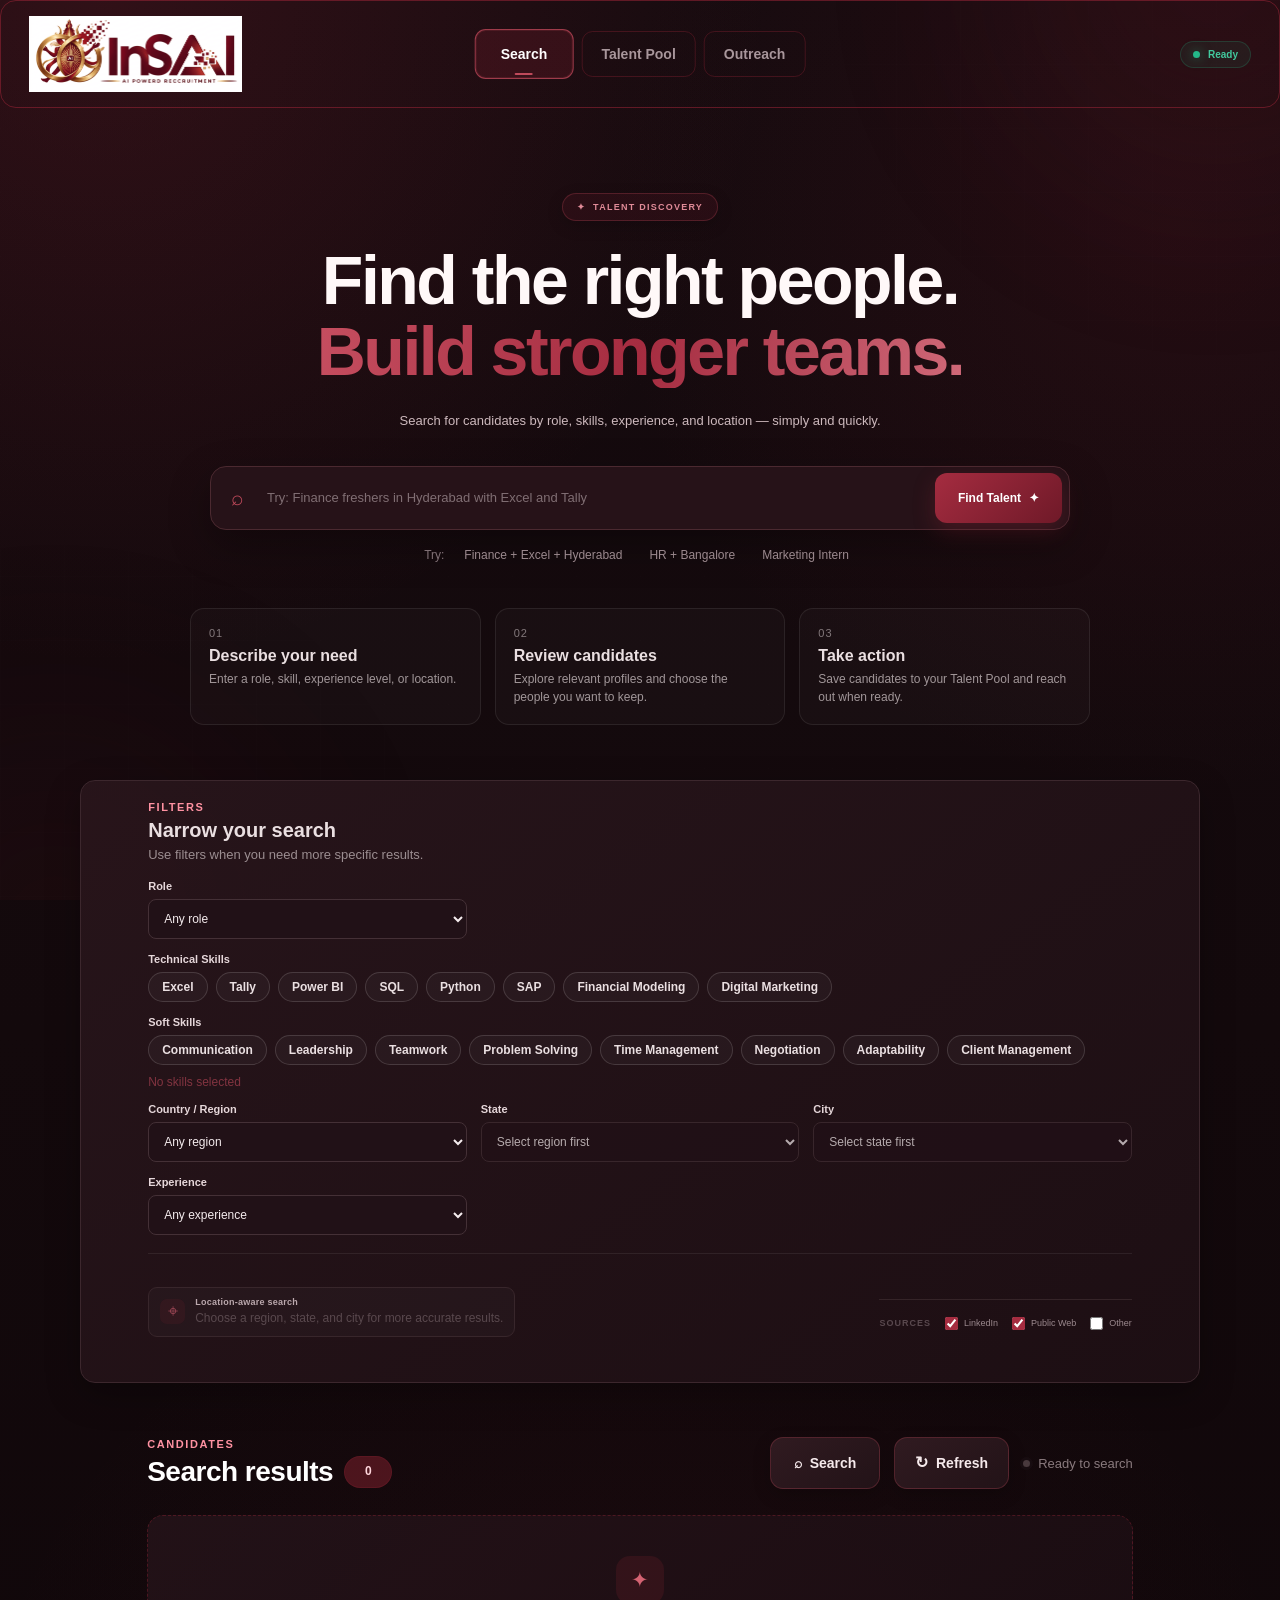
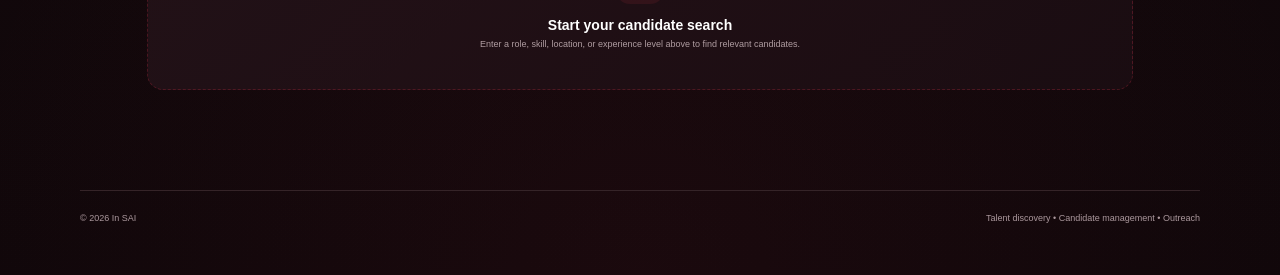
<file: index.html>
<!DOCTYPE html>
<html lang="en">

<head>

    <meta charset="UTF-8">

    <meta
        name="viewport"
        content="width=device-width, initial-scale=1.0"
    >

    <title>InSAI AI Recruiter</title>

    <!-- =====================================================
         WEBSITE FAVICON / BRAND ICON
         ===================================================== -->

    <link
        rel="icon"
        type="image/png"
        href="/in-sai-favicon.png"
    >

    <link
        rel="apple-touch-icon"
        href="/in-sai-favicon.png"
    >

    <link
        rel="stylesheet"
        href="/style.css"
    >

    <style>

        /* =====================================================
           CURSOR CONTROL
        ====================================================== */

        body {
            cursor: default;
        }

        a,
        button,
        select,
        label,
        nav,
        .navbar,
        footer,
        .guide-card,
        .checkbox,
        .filter,
        .talent-pool-card,
        .outreach-card,
        .section-label,
        .eyebrow,
        .nav-status,
        .location-note,
        .sources,
        .search-hint {
            cursor: default;
        }

        input[type="text"],
        textarea {
            cursor: text;
        }

        #searchButton,
        #searchResultsButton,
        #refreshButton,
        #generateEmailButton,
        #copyEmailButton,
        .remove-talent-button,
        .search-hint button {
            cursor: pointer;
        }


        /* =====================================================
           IN SAI LOGO
        ====================================================== */

        .navbar .logo {
            min-width: 180px;
            cursor: default;
        }

        .in-sai-logo {
            display: block;
            width: 150px;
            height: 46px;
            object-fit: contain;
            object-position: left center;
            cursor: default;
        }


        /* =====================================================
           PAGE NAVIGATION
        ====================================================== */

        .page-section-hidden {
            display: none !important;
        }

        .page-section-visible {
            display: block;
        }


        /* =====================================================
           NAVIGATION
        ====================================================== */

        .navbar nav {
            display: flex;
            align-items: center;
            gap: 8px;
        }

        .navbar nav a {
            text-decoration: none;
            cursor: pointer;
        }


        /* =====================================================
           SIMPLE HERO
        ====================================================== */

        .hero {
            text-align: center;
            padding: 85px 20px 55px;
        }

        .hero .eyebrow {
            margin-bottom: 24px;
        }

        .hero h1 {
            max-width: 900px;
            margin: 0 auto;
            line-height: 1.05;
            letter-spacing: -2.5px;
        }

        .hero h1 span {
            display: block;
        }

        .hero-text {
            max-width: 650px;
            margin: 22px auto 34px;
            line-height: 1.7;
        }


        /* =====================================================
           SEARCH BOX
        ====================================================== */

        .search-container {
            max-width: 900px;
            margin: 0 auto;
        }

        .search-container input[type="text"] {
            cursor: text;
        }


        /* =====================================================
           SEARCH HINTS
        ====================================================== */

        .search-hint {
            display: flex;
            justify-content: center;
            align-items: center;
            flex-wrap: wrap;
            gap: 8px;
            margin-top: 14px;
            font-size: 12px;
        }

        .search-hint button {
            border: none;
            background: transparent;
            font-size: 12px;
            padding: 4px 7px;
        }


        /* =====================================================
           SIMPLE SEARCH GUIDE
        ====================================================== */

        .search-guide {
            max-width: 900px;
            margin: 42px auto 0;
            display: grid;
            grid-template-columns: repeat(3, 1fr);
            gap: 14px;
        }

        .guide-card {
            padding: 18px;
            border-radius: 14px;
            text-align: left;
            border: 1px solid rgba(255, 255, 255, 0.08);
            background: rgba(255, 255, 255, 0.025);
        }

        .guide-number {
            font-size: 11px;
            letter-spacing: 1px;
            opacity: 0.5;
            margin-bottom: 8px;
        }

        .guide-card strong {
            display: block;
            margin-bottom: 5px;
        }

        .guide-card p {
            margin: 0;
            font-size: 12px;
            line-height: 1.5;
            opacity: 0.65;
        }


        /* =====================================================
           SEARCH FILTER AREA
        ====================================================== */

        .filters-section {
            max-width: 1180px;
            margin: 0 auto;
            padding: 20px 6% 45px;
        }

        .filter-heading {
            display: flex;
            justify-content: space-between;
            align-items: center;
            gap: 15px;
            margin-bottom: 18px;
        }

        .filter-heading h2 {
            margin: 0;
            font-size: 20px;
        }

        .filter-heading p {
            margin: 5px 0 0;
            font-size: 13px;
            opacity: 0.6;
        }


        /* =====================================================
           FILTER GRID
        ====================================================== */

        .filters {
            display: grid;
            grid-template-columns: repeat(3, 1fr);
            gap: 14px;
        }

        .filter {
            min-width: 0;
        }

        .filter label {
            display: block;
            margin-bottom: 7px;
            font-size: 12px;
            font-weight: 600;
        }

        .filter select {
            width: 100%;
            box-sizing: border-box;
            cursor: pointer;
        }


        /* =====================================================
           SKILL CHIPS (Technical + Soft)
        ====================================================== */

        .skill-filter-block {
            grid-column: 1 / -1;
        }

        .skill-chip-group {
            display: flex;
            flex-wrap: wrap;
            gap: 8px;
        }

        .skill-chip {
            font-family: inherit;
            font-size: 12px;
            padding: 7px 13px;
            border-radius: 999px;
            border: 1px solid rgba(255, 255, 255, 0.14);
            background: rgba(255, 255, 255, 0.03);
            color: inherit;
            cursor: pointer;
            transition:
                background 0.15s ease,
                border-color 0.15s ease,
                transform 0.15s ease;
        }

        .skill-chip:hover {
            border-color: rgba(255, 255, 255, 0.28);
            transform: translateY(-1px);
        }

        .skill-chip.selected {
            background: rgba(255, 255, 255, 0.16);
            border-color: rgba(255, 255, 255, 0.4);
        }

        .skill-summary {
            margin-top: 10px;
            font-size: 12px;
            opacity: 0.6;
        }


        /* =====================================================
           FILTER FOOTER
        ====================================================== */

        .filter-footer {
            display: flex;
            justify-content: space-between;
            align-items: center;
            gap: 20px;
            margin-top: 18px;
            padding-top: 18px;
            border-top: 1px solid rgba(255, 255, 255, 0.07);
        }

        .location-note {
            display: flex;
            align-items: center;
            gap: 10px;
        }

        .location-note p {
            margin: 3px 0 0;
            font-size: 12px;
            opacity: 0.55;
        }

        .location-icon {
            font-size: 18px;
            opacity: 0.7;
        }


        /* =====================================================
           SOURCES
        ====================================================== */

        .sources {
            display: flex;
            align-items: center;
            flex-wrap: wrap;
            gap: 14px;
            font-size: 12px;
        }

        .source-title {
            opacity: 0.5;
            letter-spacing: 1px;
        }

        .checkbox {
            display: flex;
            align-items: center;
            gap: 6px;
        }

        .checkbox input {
            cursor: pointer;
        }


        /* =====================================================
           RESULTS
        ====================================================== */

        .results-section {
            max-width: 1180px;
            margin: 0 auto;
            padding: 20px 6% 70px;
        }

        .results-header {
            display: flex;
            justify-content: space-between;
            align-items: center;
            gap: 20px;
            margin-bottom: 25px;
        }

        .results-header h2 {
            margin: 4px 0 0;
        }

        .search-status {
            font-size: 12px;
            opacity: 0.6;
        }


        /* =====================================================
           SEARCH + REFRESH ACTIONS
        ====================================================== */

        .results-actions {
            display: flex;
            align-items: center;
            justify-content: flex-end;
            gap: 10px;
        }

        .results-action-button {
            display: inline-flex;
            align-items: center;
            justify-content: center;
            gap: 7px;
            min-height: 38px;
            padding: 9px 14px;
            border-radius: 9px;
            border: 1px solid rgba(255, 255, 255, 0.12);
            background: rgba(255, 255, 255, 0.035);
            font-size: 12px;
            font-weight: 600;
            cursor: pointer;
            transition:
                background 0.2s ease,
                border-color 0.2s ease,
                transform 0.2s ease;
        }

        .results-action-button:hover {
            background: rgba(255, 255, 255, 0.07);
            border-color: rgba(255, 255, 255, 0.20);
        }

        .results-action-button:active {
            transform: translateY(1px);
        }

        .results-action-button:disabled {
            opacity: 0.55;
            cursor: default;
            transform: none;
        }

        .refresh-icon {
            display: inline-block;
            font-size: 16px;
            line-height: 1;
            transition: transform 0.25s ease;
        }

        #refreshButton:hover .refresh-icon {
            transform: rotate(180deg);
        }


        /* =====================================================
           TALENT POOL
        ====================================================== */

        .talent-pool-section {
            max-width: 1180px;
            margin: 0 auto;
            padding: 55px 6% 80px;
            min-height: 500px;
        }

        .talent-pool-header {
            display: flex;
            justify-content: space-between;
            align-items: center;
            gap: 20px;
            margin-bottom: 30px;
        }

        .talent-pool-header h1 {
            margin: 0;
        }

        .talent-pool-header p {
            margin-top: 8px;
            opacity: 0.65;
        }

        .talent-pool-count {
            padding: 9px 16px;
            border-radius: 999px;
            border: 1px solid rgba(255, 255, 255, 0.12);
            font-size: 13px;
            white-space: nowrap;
        }

        .talent-pool-list {
            display: grid;
            gap: 16px;
        }

        .talent-pool-card {
            padding: 22px;
            border-radius: 18px;
            border: 1px solid rgba(255, 255, 255, 0.10);
            background: rgba(255, 255, 255, 0.025);
        }

        .talent-pool-card h3 {
            margin-top: 0;
            margin-bottom: 15px;
        }

        .talent-pool-card p {
            line-height: 1.5;
            margin: 7px 0;
            font-size: 14px;
        }

        .talent-pool-card a {
            display: inline-block;
            margin-top: 7px;
            cursor: pointer;
        }

        .talent-pool-card-actions {
            margin-top: 18px;
        }

        .remove-talent-button {
            padding: 9px 16px;
            border-radius: 8px;
            cursor: pointer;
        }

        .talent-pool-empty {
            text-align: center;
            padding: 70px 20px;
            border-radius: 20px;
            border: 1px solid rgba(255, 255, 255, 0.08);
        }

        .talent-pool-empty-icon {
            font-size: 35px;
            margin-bottom: 12px;
        }

        .talent-pool-empty p {
            opacity: 0.6;
        }


        /* =====================================================
           OUTREACH
        ====================================================== */

        .outreach-section {
            max-width: 1000px;
            margin: 0 auto;
            padding: 55px 6% 80px;
            min-height: 500px;
        }

        .outreach-header {
            margin-top: 10px;
            margin-bottom: 28px;
        }

        .outreach-header h1 {
            margin-bottom: 8px;
        }

        .outreach-header p {
            margin: 0;
            opacity: 0.65;
        }

        .outreach-card {
            padding: 28px;
            border-radius: 20px;
            border: 1px solid rgba(255, 255, 255, 0.10);
            background: rgba(255, 255, 255, 0.025);
        }

        .outreach-field {
            margin-bottom: 20px;
        }

        .outreach-field label {
            display: block;
            margin-bottom: 8px;
            font-weight: 600;
            font-size: 13px;
        }

        .outreach-field select {
            width: 100%;
            box-sizing: border-box;
            padding: 13px 15px;
            border-radius: 10px;
            font-size: 14px;
            cursor: pointer;
        }

        .generate-email-button {
            width: 100%;
            padding: 14px 20px;
            border: none;
            border-radius: 10px;
            cursor: pointer;
            font-weight: 700;
            font-size: 15px;
            margin-top: 5px;
        }

        .generate-email-button:disabled {
            opacity: 0.6;
            cursor: default;
        }

        .email-loading {
            display: flex;
            align-items: center;
            gap: 12px;
            margin-top: 20px;
            padding: 15px;
        }

        .email-loading.hidden,
        .generated-email.hidden,
        .email-error.hidden {
            display: none;
        }

        .generated-email {
            margin-top: 30px;
        }

        .email-preview-header {
            display: flex;
            justify-content: space-between;
            align-items: center;
            gap: 15px;
            margin-bottom: 15px;
        }

        .email-label {
            font-size: 11px;
            letter-spacing: 1px;
            opacity: 0.65;
        }

        .email-preview-header h2 {
            margin: 5px 0 0;
        }

        .copy-email-button {
            padding: 9px 15px;
            border-radius: 8px;
            cursor: pointer;
        }

        .email-preview {
            padding: 22px;
            border-radius: 14px;
            border: 1px solid rgba(255, 255, 255, 0.10);
        }

        .email-subject-row {
            display: flex;
            gap: 10px;
            padding-bottom: 18px;
            margin-bottom: 18px;
            border-bottom: 1px solid rgba(255, 255, 255, 0.08);
        }

        .generated-body {
            white-space: pre-wrap;
            line-height: 1.7;
        }

        .email-error {
            margin-top: 20px;
            padding: 14px;
            border-radius: 10px;
            border: 1px solid rgba(255, 80, 80, 0.3);
        }


        /* =====================================================
           MOBILE
        ====================================================== */

        @media (max-width: 850px) {

            .navbar .logo {
                min-width: auto;
            }

            .filters {
                grid-template-columns: repeat(2, 1fr);
            }

            .search-guide {
                grid-template-columns: 1fr;
            }

            .filter-footer {
                align-items: flex-start;
                flex-direction: column;
            }

        }


        @media (max-width: 600px) {

            .in-sai-logo {
                width: 125px;
                height: 40px;
            }

            .navbar {
                flex-wrap: wrap;
                gap: 12px;
            }

            .navbar nav {
                order: 3;
                width: 100%;
                justify-content: center;
            }

            .nav-status {
                display: none;
            }

            .hero {
                padding-top: 55px;
                padding-bottom: 40px;
            }

            .hero h1 {
                font-size: clamp(40px, 11vw, 65px);
                letter-spacing: -2px;
            }

            .hero-text {
                padding: 0 10px;
            }

            .filters {
                grid-template-columns: 1fr;
            }

            .filters-section,
            .results-section,
            .talent-pool-section,
            .outreach-section {
                padding-left: 20px;
                padding-right: 20px;
            }

            .results-header,
            .talent-pool-header {
                align-items: flex-start;
                flex-direction: column;
            }

            .results-actions {
                width: 100%;
                justify-content: flex-start;
                flex-wrap: wrap;
            }

            .email-preview-header {
                align-items: flex-start;
                flex-direction: column;
            }

            .email-subject-row {
                flex-direction: column;
                gap: 5px;
            }

        }

    </style>

</head>


<body>


    <!-- =====================================================
         BACKGROUND
    ====================================================== -->

    <div class="background">

        <div class="orb orb-one"></div>

        <div class="orb orb-two"></div>

        <div class="grid"></div>

    </div>



    <!-- =====================================================
         NAVIGATION
    ====================================================== -->

    <header class="navbar">

        <div class="logo" id="logoHome" title="Refresh In SAI" role="button" tabindex="0" style="cursor:pointer;">

            <img
                class="in-sai-logo"
                src="/in-sai-logo.png"
                alt="In SAI"
            >

        </div>


        <nav>

            <a
                class="active"
                href="#"
                id="searchNav"
            >
                Search
            </a>


            <a
                href="/talent-pool.html"
                id="talentPoolNav"
            >
                Talent Pool
            </a>


            <a
                href="/outreach.html"
                id="outreachNav"
            >
                Outreach
            </a>

        </nav>


        <div class="nav-status">

            <span class="status-dot"></span>

            Ready

        </div>

    </header>



    <!-- =====================================================
         SEARCH PAGE
    ====================================================== -->

    <div
        id="searchPage"
        class="page-section-visible"
    >

        <main>


            <!-- =================================================
                 HERO
            ================================================== -->

            <section class="hero">

                <div class="eyebrow">

                    <span>✦</span>

                    TALENT DISCOVERY

                </div>


                <h1>

                    Find the right people.

                    <span>
                        Build stronger teams.
                    </span>

                </h1>


                <p class="hero-text">

                    Search for candidates by role, skills,
                    experience, and location — simply and quickly.

                </p>


                <!-- =================================================
                     MAIN SEARCH
                ================================================== -->

                <div class="search-container">

                    <div class="search-icon">
                        ⌕
                    </div>


                    <input
                        id="searchInput"
                        type="text"
                        placeholder="Try: Finance freshers in Hyderabad with Excel and Tally"
                    >


                    <button
                        id="searchButton"
                        type="button"
                    >

                        <span>
                            Find Talent
                        </span>

                        <span>
                            ✦
                        </span>

                    </button>

                </div>


                <!-- =================================================
                     SEARCH HINTS
                ================================================== -->

                <div class="search-hint">

                    <span>
                        Try:
                    </span>


                    <button
                        type="button"
                        onclick="quickSearch('Financial Analyst with Excel in Hyderabad')"
                    >
                        Finance + Excel + Hyderabad
                    </button>


                    <button
                        type="button"
                        onclick="quickSearch('HR Executive in Bangalore')"
                    >
                        HR + Bangalore
                    </button>


                    <button
                        type="button"
                        onclick="quickSearch('Marketing Intern')"
                    >
                        Marketing Intern
                    </button>

                </div>


                <!-- =================================================
                     SIMPLE 3-STEP GUIDE
                ================================================== -->

                <div class="search-guide">

                    <div class="guide-card">

                        <div class="guide-number">
                            01
                        </div>

                        <strong>
                            Describe your need
                        </strong>

                        <p>
                            Enter a role, skill, experience level,
                            or location.
                        </p>

                    </div>


                    <div class="guide-card">

                        <div class="guide-number">
                            02
                        </div>

                        <strong>
                            Review candidates
                        </strong>

                        <p>
                            Explore relevant profiles and choose
                            the people you want to keep.
                        </p>

                    </div>


                    <div class="guide-card">

                        <div class="guide-number">
                            03
                        </div>

                        <strong>
                            Take action
                        </strong>

                        <p>
                            Save candidates to your Talent Pool
                            and reach out when ready.
                        </p>

                    </div>

                </div>

            </section>



            <!-- =================================================
                 FILTERS
            ================================================== -->

            <section class="filters-section">

                <div class="filter-heading">

                    <div>

                        <div class="section-label">
                            FILTERS
                        </div>

                        <h2>
                            Narrow your search
                        </h2>

                        <p>
                            Use filters when you need more specific results.
                        </p>

                    </div>

                </div>


                <div class="filters">


                    <!-- ROLE -->

                    <div class="filter">

                        <label for="roleFilter">
                            Role
                        </label>

                        <select id="roleFilter">

                            <option value="">
                                Any role
                            </option>

                            <optgroup label="Human Resources">
                                <option>HR Executive</option>
                                <option>HR Generalist</option>
                                <option>HR Manager</option>
                                <option>Recruiter</option>
                                <option>Talent Acquisition Specialist</option>
                                <option>HR Business Partner</option>
                                <option>Learning &amp; Development Executive</option>
                                <option>Compensation &amp; Benefits Analyst</option>
                            </optgroup>

                            <optgroup label="Finance &amp; Accounts">
                                <option>Accountant</option>
                                <option>Accounts Executive</option>
                                <option>Financial Analyst</option>
                                <option>Finance Executive</option>
                                <option>Finance Manager</option>
                                <option>Audit Associate</option>
                                <option>Tax Consultant</option>
                                <option>Investment Analyst</option>
                                <option>Credit Analyst</option>
                            </optgroup>

                            <optgroup label="Sales &amp; Marketing">
                                <option>Sales Executive</option>
                                <option>Sales Manager</option>
                                <option>Business Development Executive</option>
                                <option>Marketing Executive</option>
                                <option>Marketing Manager</option>
                                <option>Digital Marketing Executive</option>
                                <option>Content Marketing Specialist</option>
                                <option>Brand Manager</option>
                                <option>Key Account Manager</option>
                            </optgroup>

                            <optgroup label="Operations &amp; Strategy">
                                <option>Operations Executive</option>
                                <option>Operations Manager</option>
                                <option>Business Analyst</option>
                                <option>Project Coordinator</option>
                                <option>Project Manager</option>
                                <option>Supply Chain Executive</option>
                                <option>Procurement Executive</option>
                                <option>Strategy Associate</option>
                            </optgroup>

                            <optgroup label="Technology">
                                <option>Software Developer</option>
                                <option>Data Analyst</option>
                                <option>Data Scientist</option>
                                <option>QA / Test Engineer</option>
                                <option>DevOps Engineer</option>
                                <option>Product Manager</option>
                                <option>UI/UX Designer</option>
                                <option>IT Support Executive</option>
                            </optgroup>

                            <optgroup label="Customer &amp; Support">
                                <option>Customer Service</option>
                                <option>Customer Success Manager</option>
                                <option>Client Relationship Executive</option>
                                <option>Call Center Executive</option>
                            </optgroup>

                            <optgroup label="Admin &amp; General Management">
                                <option>Administrative Executive</option>
                                <option>Office Manager</option>
                                <option>Management Trainee</option>
                                <option>General Manager</option>
                                <option>Executive Assistant</option>
                            </optgroup>

                        </select>

                    </div>



                    <!-- SKILLS -->

                    <div class="filter skill-filter-block">

                        <label>
                            Technical Skills
                        </label>

                        <div class="skill-chip-group" id="technicalSkillChips">

                            <button type="button" class="skill-chip" data-skill-category="technical" data-skill="Excel">Excel</button>
                            <button type="button" class="skill-chip" data-skill-category="technical" data-skill="Tally">Tally</button>
                            <button type="button" class="skill-chip" data-skill-category="technical" data-skill="Power BI">Power BI</button>
                            <button type="button" class="skill-chip" data-skill-category="technical" data-skill="SQL">SQL</button>
                            <button type="button" class="skill-chip" data-skill-category="technical" data-skill="Python">Python</button>
                            <button type="button" class="skill-chip" data-skill-category="technical" data-skill="SAP">SAP</button>
                            <button type="button" class="skill-chip" data-skill-category="technical" data-skill="Financial Modeling">Financial Modeling</button>
                            <button type="button" class="skill-chip" data-skill-category="technical" data-skill="Digital Marketing">Digital Marketing</button>

                        </div>

                    </div>


                    <div class="filter skill-filter-block">

                        <label>
                            Soft Skills
                        </label>

                        <div class="skill-chip-group" id="softSkillChips">

                            <button type="button" class="skill-chip" data-skill-category="soft" data-skill="Communication">Communication</button>
                            <button type="button" class="skill-chip" data-skill-category="soft" data-skill="Leadership">Leadership</button>
                            <button type="button" class="skill-chip" data-skill-category="soft" data-skill="Teamwork">Teamwork</button>
                            <button type="button" class="skill-chip" data-skill-category="soft" data-skill="Problem Solving">Problem Solving</button>
                            <button type="button" class="skill-chip" data-skill-category="soft" data-skill="Time Management">Time Management</button>
                            <button type="button" class="skill-chip" data-skill-category="soft" data-skill="Negotiation">Negotiation</button>
                            <button type="button" class="skill-chip" data-skill-category="soft" data-skill="Adaptability">Adaptability</button>
                            <button type="button" class="skill-chip" data-skill-category="soft" data-skill="Client Management">Client Management</button>

                        </div>

                        <div id="skillSummary" class="skill-summary">
                            No skills selected
                        </div>

                    </div>



                    <!-- REGION -->

                    <div class="filter">

                        <label for="regionFilter">
                            Country / Region
                        </label>

                        <select id="regionFilter">

                            <option value="">
                                Any region
                            </option>

                            <option value="India">
                                India
                            </option>

                            <option value="United States">
                                United States
                            </option>

                            <option value="United Kingdom">
                                United Kingdom
                            </option>

                            <option value="Canada">
                                Canada
                            </option>

                            <option value="Australia">
                                Australia
                            </option>

                            <option value="United Arab Emirates">
                                United Arab Emirates
                            </option>

                            <option value="Singapore">
                                Singapore
                            </option>

                            <option value="Germany">
                                Germany
                            </option>

                            <option value="France">
                                France
                            </option>

                            <option value="Netherlands">
                                Netherlands
                            </option>

                            <option value="Ireland">
                                Ireland
                            </option>

                            <option value="New Zealand">
                                New Zealand
                            </option>

                            <option value="Saudi Arabia">
                                Saudi Arabia
                            </option>

                            <option value="Qatar">
                                Qatar
                            </option>

                            <option value="Malaysia">
                                Malaysia
                            </option>

                            <option value="South Africa">
                                South Africa
                            </option>

                            <option value="Philippines">
                                Philippines
                            </option>

                        </select>

                    </div>



                    <!-- STATE -->

                    <div class="filter">

                        <label for="stateFilter">
                            State
                        </label>

                        <select id="stateFilter">

                            <option value="">
                                Select region first
                            </option>

                        </select>

                    </div>



                    <!-- CITY -->

                    <div class="filter">

                        <label for="cityFilter">
                            City
                        </label>

                        <select id="cityFilter">

                            <option value="">
                                Select state first
                            </option>

                        </select>

                    </div>



                    <!-- EXPERIENCE -->

                    <div class="filter">

                        <label for="experienceFilter">
                            Experience
                        </label>

                        <select id="experienceFilter">

                            <option value="">
                                Any experience
                            </option>

                            <option>
                                Fresher
                            </option>

                            <option>
                                0-2 years
                            </option>

                            <option>
                                2-5 years
                            </option>

                            <option>
                                5+ years
                            </option>

                        </select>

                    </div>

                </div>



                <!-- =================================================
                     FILTER FOOTER
                ================================================== -->

                <div class="filter-footer">

                    <div class="location-note">

                        <span class="location-icon">
                            ⌖
                        </span>

                        <div>

                            <strong>
                                Location-aware search
                            </strong>

                            <p>
                                Choose a region, state, and city for more accurate results.
                            </p>

                        </div>

                    </div>


                    <!-- =================================================
                         SEARCH SOURCES
                    ================================================== -->

                    <div class="sources">

                        <span class="source-title">
                            SOURCES
                        </span>


                        <label class="checkbox">

                            <input
                                id="linkedinSource"
                                type="checkbox"
                                checked
                            >

                            <span>
                                LinkedIn
                            </span>

                        </label>


                        <label class="checkbox">

                            <input
                                id="publicWebSource"
                                type="checkbox"
                                checked
                            >

                            <span>
                                Public Web
                            </span>

                        </label>


                        <label class="checkbox">

                            <input
                                id="otherSource"
                                type="checkbox"
                            >

                            <span>
                                Other
                            </span>

                        </label>

                    </div>

                </div>

            </section>



            <!-- =================================================
                 RESULTS
            ================================================== -->

            <section class="results-section">

                <div class="results-header">

                    <div>

                        <div class="section-label">
                            CANDIDATES
                        </div>

                        <h2>

                            Search results

                            <span id="resultCount">
                                0
                            </span>

                        </h2>

                    </div>


                    <!-- =================================================
                         SEARCH + REFRESH
                    ================================================== -->

                    <div class="results-actions">

                        <button
                            id="searchResultsButton"
                            class="results-action-button"
                            type="button"
                            title="Run the current candidate search"
                            aria-label="Search candidates"
                        >

                            <span>
                                ⌕
                            </span>

                            <span>
                                Search
                            </span>

                        </button>


                        <button
                            id="refreshButton"
                            class="results-action-button"
                            type="button"
                            title="Run the current search again"
                            aria-label="Refresh search results"
                        >

                            <span class="refresh-icon">
                                ↻
                            </span>

                            <span>
                                Refresh
                            </span>

                        </button>


                        <div
                            id="searchStatus"
                            class="search-status"
                        >
                            Ready to search
                        </div>

                    </div>

                </div>



                <!-- =================================================
                     LOADING
                ================================================== -->

                <div
                    id="loading"
                    class="loading hidden"
                >

                    <div class="loader"></div>

                    <div>

                        <strong id="loadingTitle">
                            Searching...
                        </strong>

                        <p id="loadingSubtitle">
                            Finding relevant candidate profiles.
                        </p>

                    </div>

                </div>



                <!-- =================================================
                     SEARCH INSIGHTS (charts built from live results)
                ================================================== -->

                <div
                    id="insightsPanel"
                    class="insights-panel hidden"
                >

                    <div class="insight-card">

                        <div class="insight-title">
                            Results by source
                        </div>

                        <svg id="sourceChart" viewBox="0 0 280 100" width="100%" height="100"></svg>

                    </div>

                    <div class="insight-card">

                        <div class="insight-title">
                            Email availability
                        </div>

                        <svg id="emailChart" viewBox="0 0 120 120" width="120" height="120"></svg>

                        <div class="insight-legend" id="emailLegend"></div>

                    </div>

                </div>




                <!-- =================================================
                     RESULTS
                ================================================== -->

                <div
                    id="results"
                    class="results"
                >

                    <div class="empty-state">

                        <div class="empty-icon">
                            ✦
                        </div>

                        <h3>
                            Start your candidate search
                        </h3>

                        <p>
                            Enter a role, skill, location, or experience
                            level above to find relevant candidates.
                        </p>

                    </div>

                </div>

            </section>

        </main>

    </div>



    <!-- =====================================================
         TALENT POOL PAGE
    ====================================================== -->

    <div
        id="talentPoolPage"
        class="page-section-hidden"
    >

        <main>

            <section class="talent-pool-section">

                <div class="section-label">
                    TALENT MANAGEMENT
                </div>


                <div class="talent-pool-header">

                    <div>

                        <h1>
                            Talent Pool
                        </h1>

                        <p>
                            Candidates you've saved for future opportunities.
                        </p>

                    </div>


                    <div
                        id="talentPoolCount"
                        class="talent-pool-count"
                    >
                        0 Candidates
                    </div>

                </div>


                <div
                    id="talentPoolResults"
                    class="talent-pool-list"
                >

                    <div class="talent-pool-empty">

                        <div class="talent-pool-empty-icon">
                            ✦
                        </div>

                        <h2>
                            Your Talent Pool is empty
                        </h2>

                        <p>
                            Search for candidates and add the ones
                            you want to keep here.
                        </p>

                    </div>

                </div>

            </section>

        </main>

    </div>



    <!-- =====================================================
         OUTREACH PAGE
    ====================================================== -->

    <div
        id="outreachPage"
        class="page-section-hidden"
    >

        <main>

            <section class="outreach-section">

                <div class="section-label">
                    OUTREACH
                </div>


                <div class="outreach-header">

                    <h1>
                        Candidate Outreach
                    </h1>

                    <p>
                        Create a personalized message for a candidate in your Talent Pool.
                    </p>

                </div>


                <div class="outreach-card">


                    <!-- CANDIDATE -->

                    <div class="outreach-field">

                        <label for="outreachCandidate">
                            Candidate
                        </label>

                        <select id="outreachCandidate">

                            <option value="">
                                Select a candidate from Talent Pool
                            </option>

                        </select>

                    </div>



                    <!-- MESSAGE TYPE -->

                    <div class="outreach-field">

                        <label for="emailType">
                            Message Type
                        </label>

                        <select id="emailType">

                            <option value="initial_outreach">
                                Initial Outreach
                            </option>

                            <option value="internship">
                                Internship Opportunity
                            </option>

                            <option value="interview">
                                Interview Invitation
                            </option>

                            <option value="follow_up">
                                Follow Up
                            </option>

                            <option value="shortlist">
                                Shortlist
                            </option>

                        </select>

                    </div>



                    <!-- TONE -->

                    <div class="outreach-field">

                        <label for="emailTone">
                            Tone
                        </label>

                        <select id="emailTone">

                            <option value="professional">
                                Professional
                            </option>

                            <option value="formal">
                                Formal
                            </option>

                            <option value="friendly">
                                Friendly
                            </option>

                            <option value="concise">
                                Concise
                            </option>

                        </select>

                    </div>



                    <!-- GENERATE -->

                    <button
                        type="button"
                        id="generateEmailButton"
                        class="generate-email-button"
                    >

                        <span>
                            ✦
                        </span>

                        Generate Message

                    </button>



                    <!-- LOADING -->

                    <div
                        id="emailLoading"
                        class="email-loading hidden"
                    >

                        <div class="loader"></div>

                        <span>
                            Preparing your message...
                        </span>

                    </div>



                    <!-- GENERATED EMAIL -->

                    <div
                        id="generatedEmail"
                        class="generated-email hidden"
                    >

                        <div class="email-preview-header">

                            <div>

                                <span class="email-label">
                                    PERSONALIZED MESSAGE
                                </span>

                                <h2>
                                    Message Preview
                                </h2>

                            </div>


                            <button
                                type="button"
                                id="copyEmailButton"
                                class="copy-email-button"
                            >
                                Copy Message
                            </button>

                        </div>


                        <div class="email-preview">

                            <div class="email-subject-row">

                                <strong>
                                    Subject
                                </strong>

                                <span id="generatedSubject"></span>

                            </div>


                            <div
                                id="generatedBody"
                                class="generated-body"
                            >
                            </div>

                        </div>

                    </div>



                    <!-- ERROR -->

                    <div
                        id="emailError"
                        class="email-error hidden"
                    >
                    </div>

                </div>

            </section>

        </main>

    </div>



    <!-- =====================================================
         FOOTER
    ====================================================== -->

    <footer>

        <div>
            © 2026 In SAI
        </div>

        <div>
            Talent discovery • Candidate management • Outreach
        </div>

    </footer>



    <!-- =====================================================
         EXISTING APP JAVASCRIPT
    ====================================================== -->

    <script src="/app.js"></script>



    <!-- =====================================================
         PAGE NAVIGATION + ADDITIONAL FEATURES
    ====================================================== -->

    <script>

        document.addEventListener("DOMContentLoaded", function () {

            /*
             * FIX: point every candidate API call at the
             * Render backend, not the Netlify frontend origin.
             * Previously these used relative fetch("/candidates"),
             * which on Netlify resolves to
             * https://insaiairecruiter.netlify.app/candidates
             * (a route that doesn't exist there) -> 404.
             * This duplicate script also runs AFTER app.js/talent.js,
             * so it was overwriting the correct loadTalentPool()
             * with this broken one.
             */
            const API_BASE_URL = "https://in-sai.onrender.com";

            const searchNav =
                document.getElementById("searchNav");

            const talentPoolNav =
                document.getElementById("talentPoolNav");

            const outreachNav =
                document.getElementById("outreachNav");


            const searchPage =
                document.getElementById("searchPage");

            const talentPoolPage =
                document.getElementById("talentPoolPage");

            const outreachPage =
                document.getElementById("outreachPage");


            function showPage(page) {

                searchPage.classList.add(
                    "page-section-hidden"
                );

                talentPoolPage.classList.add(
                    "page-section-hidden"
                );

                outreachPage.classList.add(
                    "page-section-hidden"
                );


                searchNav.classList.remove("active");

                talentPoolNav.classList.remove("active");

                outreachNav.classList.remove("active");


                if (page === "search") {

                    searchPage.classList.remove(
                        "page-section-hidden"
                    );

                    searchNav.classList.add("active");

                }


                if (page === "talent-pool") {

                    talentPoolPage.classList.remove(
                        "page-section-hidden"
                    );

                    talentPoolNav.classList.add("active");

                    loadTalentPool();

                }


                if (page === "outreach") {

                    outreachPage.classList.remove(
                        "page-section-hidden"
                    );

                    outreachNav.classList.add("active");

                    loadOutreachCandidates();

                }


                window.scrollTo({
                    top: 0,
                    behavior: "smooth"
                });

            }



            /* =================================================
               SEARCH NAVIGATION
               (Talent Pool / Outreach now use real links to
               /talent-pool.html and /outreach.html instead of
               the old in-page sections below.)
            ================================================== */

            searchNav.addEventListener(
                "click",
                function (event) {

                    event.preventDefault();

                    showPage("search");

                }
            );



            /* =================================================
               TALENT POOL
            ================================================== */

            async function loadTalentPool() {

                const container =
                    document.getElementById(
                        "talentPoolResults"
                    );

                const count =
                    document.getElementById(
                        "talentPoolCount"
                    );


                try {

                    const response =
                        await fetch(`${API_BASE_URL}/candidates`);


                    if (!response.ok) {

                        throw new Error(
                            "Unable to load Talent Pool"
                        );

                    }


                    const candidates =
                        await response.json();


                    count.textContent =
                        `${candidates.length} Candidate${candidates.length === 1 ? "" : "s"}`;


                    if (!candidates.length) {

                        container.innerHTML = `

                            <div class="talent-pool-empty">

                                <div class="talent-pool-empty-icon">
                                    ✦
                                </div>

                                <h2>
                                    Your Talent Pool is empty
                                </h2>

                                <p>
                                    Search for candidates and add the
                                    ones you want to keep here.
                                </p>

                            </div>

                        `;

                        return;

                    }


                    container.innerHTML =
                        candidates.map(candidate => {

                            return `

                                <div class="talent-pool-card">

                                    <h3>
                                        ${escapeTalentPoolText(
                                            candidate.name ||
                                            candidate.full_name ||
                                            "Candidate"
                                        )}
                                    </h3>


                                    <p>

                                        <strong>
                                            Role:
                                        </strong>

                                        ${escapeTalentPoolText(
                                            candidate.role ||
                                            candidate.title ||
                                            "Not specified"
                                        )}

                                    </p>


                                    <p>

                                        <strong>
                                            Location:
                                        </strong>

                                        ${escapeTalentPoolText(
                                            candidate.location ||
                                            "Not specified"
                                        )}

                                    </p>


                                    <p>

                                        <strong>
                                            Skills:
                                        </strong>

                                        ${escapeTalentPoolText(
                                            candidate.skills ||
                                            "Not specified"
                                        )}

                                    </p>


                                    ${
                                        candidate.url ||
                                        candidate.profile_url ||
                                        candidate.linkedin_url
                                        ?

                                        `

                                        <p>

                                            <a
                                                href="${escapeAttribute(
                                                    candidate.url ||
                                                    candidate.profile_url ||
                                                    candidate.linkedin_url
                                                )}"
                                                target="_blank"
                                                rel="noopener noreferrer"
                                            >
                                                View Profile
                                            </a>

                                        </p>

                                        `

                                        :

                                        ""
                                    }


                                    <div class="talent-pool-card-actions">

                                        <button
                                            type="button"
                                            class="remove-talent-button"
                                            onclick="removeFromTalentPool(${candidate.id})"
                                        >
                                            Remove from Talent Pool
                                        </button>

                                    </div>

                                </div>

                            `;

                        }).join("");


                } catch (error) {

                    console.error(
                        "Talent Pool error:",
                        error
                    );


                    container.innerHTML = `

                        <div class="talent-pool-empty">

                            <div class="talent-pool-empty-icon">
                                ⚠
                            </div>

                            <h2>
                                Unable to load Talent Pool
                            </h2>

                            <p>
                                Please make sure the backend is running
                                and the /candidates endpoint is available.
                            </p>

                        </div>

                    `;

                }

            }



            /* =================================================
               REMOVE FROM TALENT POOL
            ================================================== */

            window.removeFromTalentPool =
                async function (candidateId) {

                    if (!candidateId) {

                        console.error(
                            "Candidate ID is missing."
                        );

                        return;

                    }


                    try {

                        const response =
                            await fetch(
                                `${API_BASE_URL}/candidates/${candidateId}`,
                                {
                                    method: "DELETE"
                                }
                            );


                        if (!response.ok) {

                            throw new Error(
                                "Failed to remove candidate"
                            );

                        }


                        await loadTalentPool();


                    } catch (error) {

                        console.error(
                            "Remove candidate error:",
                            error
                        );


                        alert(
                            "Unable to remove this candidate from the Talent Pool."
                        );

                    }

                };



            /* =================================================
               SECURITY HELPERS
            ================================================== */

            function escapeTalentPoolText(value) {

                if (
                    value === null ||
                    value === undefined
                ) {

                    return "";

                }


                return String(value)
                    .replace(/&/g, "&amp;")
                    .replace(/</g, "&lt;")
                    .replace(/>/g, "&gt;")
                    .replace(/"/g, "&quot;")
                    .replace(/'/g, "&#039;");

            }


            function escapeAttribute(value) {

                if (
                    value === null ||
                    value === undefined
                ) {

                    return "";

                }


                return String(value)
                    .replace(/&/g, "&amp;")
                    .replace(/"/g, "&quot;")
                    .replace(/</g, "&lt;")
                    .replace(/>/g, "&gt;");

            }



            /* =================================================
               OUTREACH CANDIDATES
            ================================================== */

            const candidateSelect =
                document.getElementById(
                    "outreachCandidate"
                );


            async function loadOutreachCandidates() {

                try {

                    const response =
                        await fetch(`${API_BASE_URL}/candidates`);


                    if (!response.ok) {

                        throw new Error(
                            "Unable to load candidates"
                        );

                    }


                    const candidates =
                        await response.json();


                    candidateSelect.innerHTML = `

                        <option value="">
                            Select a candidate from Talent Pool
                        </option>

                    `;


                    candidates.forEach(
                        candidate => {

                            const option =
                                document.createElement(
                                    "option"
                                );


                            option.value =
                                candidate.id;


                            const name =
                                candidate.name ||
                                candidate.full_name ||
                                "Candidate";


                            const role =
                                candidate.current_role ||
                                candidate.role ||
                                candidate.title ||
                                "Candidate";


                            option.textContent =
                                `${name} — ${role}`;


                            candidateSelect.appendChild(
                                option
                            );

                        }
                    );


                } catch (error) {

                    console.error(
                        "Outreach candidate loading error:",
                        error
                    );


                    showEmailError(
                        "Unable to load candidates from your Talent Pool."
                    );

                }

            }



            /* =================================================
               OUTREACH ELEMENTS
            ================================================== */

            const emailType =
                document.getElementById(
                    "emailType"
                );

            const emailTone =
                document.getElementById(
                    "emailTone"
                );

            const generateButton =
                document.getElementById(
                    "generateEmailButton"
                );

            const emailLoading =
                document.getElementById(
                    "emailLoading"
                );

            const generatedEmail =
                document.getElementById(
                    "generatedEmail"
                );

            const generatedSubject =
                document.getElementById(
                    "generatedSubject"
                );

            const generatedBody =
                document.getElementById(
                    "generatedBody"
                );

            const emailError =
                document.getElementById(
                    "emailError"
                );

            const copyButton =
                document.getElementById(
                    "copyEmailButton"
                );


            let currentEmail = {
                subject: "",
                body: ""
            };



            /* =================================================
               GENERATE MESSAGE
            ================================================== */

            generateButton.addEventListener(
                "click",
                async function () {

                    const candidateId =
                        candidateSelect.value;


                    if (!candidateId) {

                        showEmailError(
                            "Please select a candidate first."
                        );

                        return;

                    }


                    hideEmailError();


                    generatedEmail.classList.add(
                        "hidden"
                    );


                    emailLoading.classList.remove(
                        "hidden"
                    );


                    generateButton.disabled =
                        true;


                    try {

                        const response =
                            await fetch(
                                `${API_BASE_URL}/generate-email`,
                                {
                                    method: "POST",

                                    headers: {
                                        "Content-Type":
                                            "application/json"
                                    },

                                    body: JSON.stringify({

                                        candidate_id:
                                            Number(
                                                candidateId
                                            ),

                                        email_type:
                                            emailType.value,

                                        tone:
                                            emailTone.value

                                    })

                                }
                            );


                        const data =
                            await response.json();


                        if (
                            !response.ok ||
                            data.status !== "success"
                        ) {

                            throw new Error(
                                data.message ||
                                "Message generation failed."
                            );

                        }


                        currentEmail.subject =
                            data.subject || "";


                        currentEmail.body =
                            data.body || "";


                        generatedSubject.textContent =
                            currentEmail.subject;


                        generatedBody.textContent =
                            currentEmail.body;


                        generatedEmail.classList.remove(
                            "hidden"
                        );


                    } catch (error) {

                        console.error(
                            "AI message generation error:",
                            error
                        );


                        showEmailError(
                            error.message ||
                            "Unable to generate the message."
                        );

                    } finally {

                        emailLoading.classList.add(
                            "hidden"
                        );


                        generateButton.disabled =
                            false;

                    }

                }
            );



            /* =================================================
               COPY MESSAGE
            ================================================== */

            copyButton.addEventListener(
                "click",
                async function () {

                    if (
                        !currentEmail.subject &&
                        !currentEmail.body
                    ) {

                        return;

                    }


                    const text =
                        `Subject: ${currentEmail.subject}\n\n${currentEmail.body}`;


                    try {

                        await navigator.clipboard.writeText(
                            text
                        );


                        const originalText =
                            copyButton.textContent;


                        copyButton.textContent =
                            "Copied ✓";


                        setTimeout(
                            function () {

                                copyButton.textContent =
                                    originalText;

                            },
                            2000
                        );


                    } catch (error) {

                        console.error(
                            "Copy error:",
                            error
                        );

                    }

                }
            );



            /* =================================================
               ERROR HANDLING
            ================================================== */

            function showEmailError(message) {

                emailError.textContent =
                    message;


                emailError.classList.remove(
                    "hidden"
                );

            }


            function hideEmailError() {

                emailError.classList.add(
                    "hidden"
                );


                emailError.textContent =
                    "";

            }



            /* =================================================
               SEARCH + REFRESH
            ================================================== */

            const searchResultsButton =
                document.getElementById(
                    "searchResultsButton"
                );

            const refreshButton =
                document.getElementById(
                    "refreshButton"
                );


            function runCurrentSearch() {

                const searchButton =
                    document.getElementById(
                        "searchButton"
                    );


                if (!searchButton) {
                    return;
                }


                /*
                 * Reuse the existing search logic
                 * from app.js.
                 */

                searchButton.click();

            }


            /*
             * Search button under Search Results
             */

            if (searchResultsButton) {

                searchResultsButton.addEventListener(
                    "click",
                    runCurrentSearch
                );

            }


            /*
             * Refresh button under Search Results
             */

            if (refreshButton) {

                refreshButton.addEventListener(
                    "click",
                    runCurrentSearch
                );

            }


            /*
             * Allow Enter key in the main search box
             * to perform the same search.
             */

            const searchInput =
                document.getElementById(
                    "searchInput"
                );


            if (searchInput) {

                searchInput.addEventListener(
                    "keydown",
                    function (event) {

                        if (
                            event.key === "Enter"
                        ) {

                            event.preventDefault();

                            runCurrentSearch();

                        }

                    }
                );

            }

        });

    </script>


</body>

</html>
</file>
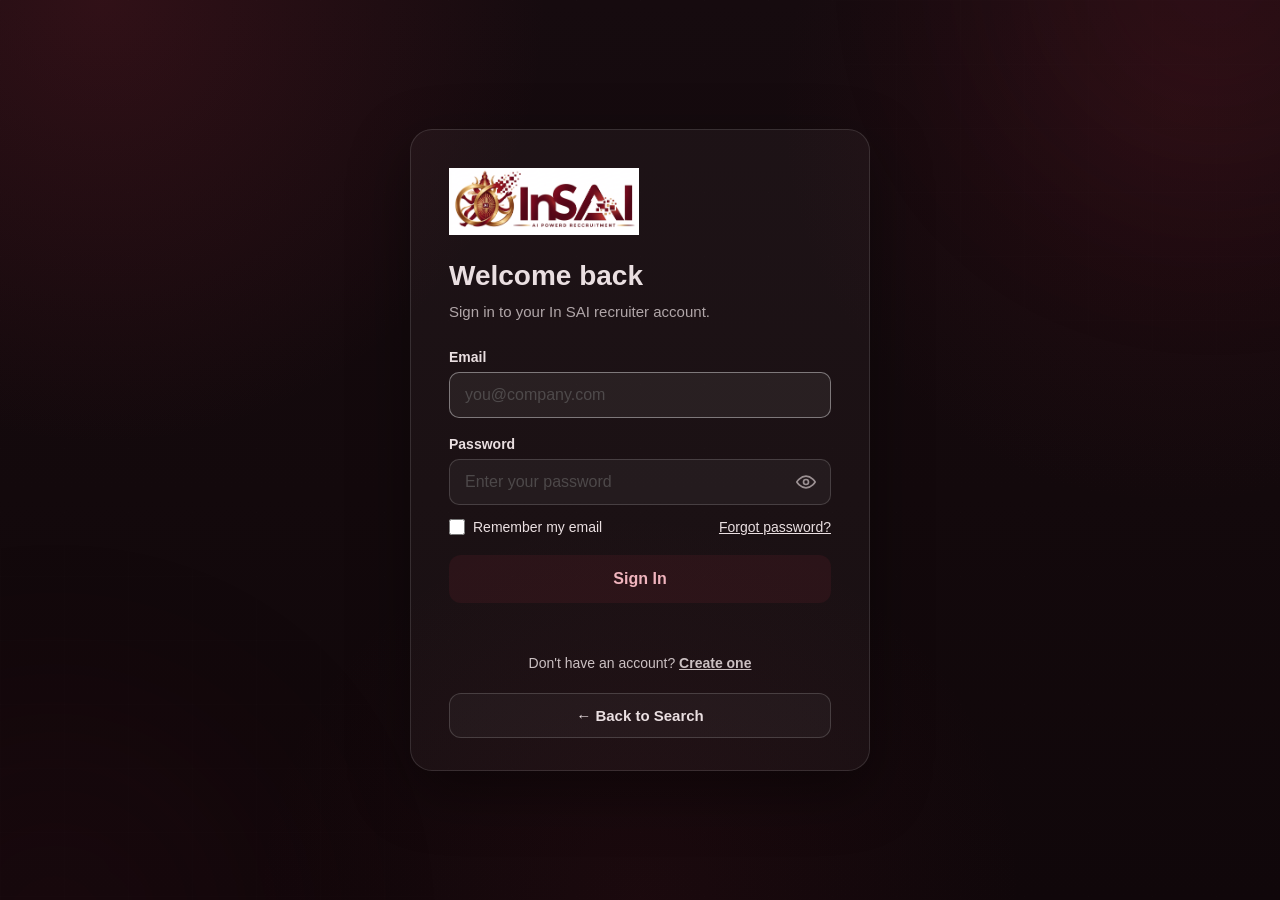
<file: login.html>
<!DOCTYPE html>
<html lang="en">
<head>
<meta charset="UTF-8">
<meta name="viewport" content="width=device-width, initial-scale=1.0">
<title>Sign In — In SAI</title>
<link rel="stylesheet" href="/style.css">
<style>
body{cursor:default}
.auth-wrapper{min-height:100vh;display:flex;align-items:center;justify-content:center;padding:20px}
.auth-card{width:100%;max-width:460px;padding:38px 38px 32px;border-radius:22px;border:1px solid rgba(255,255,255,.12);background:rgba(255,255,255,.035);box-shadow:0 20px 60px rgba(0,0,0,.4)}
.auth-card h1{margin:0 0 8px;font-size:28px;line-height:1.2}
.auth-card p.subtitle{margin:0 0 26px;font-size:15px;line-height:1.5;opacity:.72}
.auth-field{margin-bottom:18px}
.auth-field label{display:block;margin-bottom:7px;font-size:14px;font-weight:600}
.auth-field input[type=text],.auth-field input[type=email],.auth-field input[type=password]{width:100%;box-sizing:border-box;padding:13px 15px;border-radius:10px;border:1px solid rgba(255,255,255,.16);background:rgba(255,255,255,.045);color:inherit;font-family:inherit;font-size:16px;outline:none;cursor:text}
.auth-field input::placeholder{opacity:.5}
.auth-field input:focus{border-color:rgba(255,255,255,.4);background:rgba(255,255,255,.06)}
.auth-field input.invalid{border-color:rgba(224,131,138,.75)}
.password-wrap{position:relative}
.password-wrap input{padding-right:48px!important}
.toggle-pass{position:absolute;right:6px;top:50%;transform:translateY(-50%);width:38px;height:38px;display:flex;align-items:center;justify-content:center;background:none;border:none;color:inherit;opacity:.6;cursor:pointer;border-radius:8px}
.toggle-pass:hover,.toggle-pass:focus-visible{opacity:1;background:rgba(255,255,255,.08)}
.toggle-pass svg{width:20px;height:20px}
.field-error{margin-top:6px;font-size:13px;color:#e0838a;min-height:0}
.rules{list-style:none;margin:10px 0 0;padding:0;font-size:13px}
.rules li{opacity:.65;margin-bottom:3px}
.rules li:before{content:"○ "}
.rules li.ok{opacity:1;color:#7fd99a}
.rules li.ok:before{content:"✓ "}
.row-between{display:flex;justify-content:space-between;align-items:center;gap:10px;margin:-4px 0 14px;font-size:14px}
.remember{display:flex;align-items:center;gap:8px;cursor:pointer}
.remember input{width:16px;height:16px;cursor:pointer}
.link-button{background:none;border:none;text-decoration:underline;cursor:pointer;font:inherit;color:inherit;padding:0}
.auth-submit{width:100%;padding:15px 18px;border:none;border-radius:12px;font-weight:700;font-size:16px;cursor:pointer;margin-top:6px}
.auth-submit:disabled{opacity:.6;cursor:default}
.auth-toggle{margin-top:20px;text-align:center;font-size:14px;opacity:.85}
.auth-toggle button{background:none;border:none;text-decoration:underline;cursor:pointer;font:inherit;font-weight:700;color:inherit;padding:0}
.auth-status{margin-top:14px;font-size:14px;min-height:18px;line-height:1.45}
.auth-status.error{color:#e0838a}
.auth-status.success{color:#7fd99a}
.auth-status.info{opacity:.85}
.auth-brand{display:flex;align-items:center;gap:10px;margin-bottom:24px;text-decoration:none;color:inherit;cursor:pointer}
.auth-brand img{display:block;width:190px;max-width:65%;height:auto;object-fit:contain}
.back-to-search{display:flex;align-items:center;justify-content:center;gap:8px;width:100%;box-sizing:border-box;margin-top:22px;padding:13px 18px;border-radius:12px;border:1px solid rgba(255,255,255,.16);background:rgba(255,255,255,.035);font-size:15px;font-weight:600;text-decoration:none;color:inherit;cursor:pointer;transition:background .2s,border-color .2s}
.back-to-search:hover{background:rgba(255,255,255,.07);border-color:rgba(255,255,255,.26)}
[hidden]{display:none!important}
@media(max-width:600px){.auth-card{padding:28px 22px 24px;border-radius:18px}.auth-card h1{font-size:25px}.auth-brand img{width:170px}}
</style>
</head>
<body>

<div class="background"><div class="orb orb-one"></div><div class="orb orb-two"></div><div class="grid"></div></div>

<div class="auth-wrapper">
<div class="auth-card">

<a class="auth-brand" href="/" title="Back to Search"><img src="/in-sai-logo.png" alt="In SAI"></a>

<h1 id="authTitle">Welcome back</h1>
<p class="subtitle" id="authSubtitle">Sign in to your In SAI recruiter account.</p>

<form id="authForm" novalidate>

<div class="auth-field" id="nameField" hidden>
<label for="nameInput">Your name</label>
<input id="nameInput" type="text" autocomplete="name" placeholder="Jane Recruiter">
<div class="field-error" id="nameError"></div>
</div>

<div class="auth-field" id="emailField">
<label for="emailInput">Email</label>
<input id="emailInput" type="email" autocomplete="email" placeholder="you@company.com">
<div class="field-error" id="emailError"></div>
</div>

<div class="auth-field" id="passwordField">
<label for="passwordInput" id="passwordLabel">Password</label>
<div class="password-wrap">
<input id="passwordInput" type="password" autocomplete="current-password" placeholder="Enter your password">
<button type="button" class="toggle-pass" data-target="passwordInput" aria-label="Show password"></button>
</div>
<div class="field-error" id="passwordError"></div>
<ul class="rules" id="rules" hidden>
<li id="ruleLength">At least 8 characters</li>
<li id="ruleMix">At least one letter and one number</li>
<li id="ruleCommon">Not a common password</li>
</ul>
</div>

<div class="auth-field" id="confirmField" hidden>
<label for="confirmInput">Confirm password</label>
<div class="password-wrap">
<input id="confirmInput" type="password" autocomplete="new-password" placeholder="Re-enter your password">
<button type="button" class="toggle-pass" data-target="confirmInput" aria-label="Show password"></button>
</div>
<div class="field-error" id="confirmError"></div>
</div>

<div class="row-between" id="loginExtras">
<label class="remember"><input type="checkbox" id="rememberInput"> Remember my email</label>
<button type="button" class="link-button" id="forgotButton">Forgot password?</button>
</div>

<button type="submit" class="auth-submit view-button" id="authSubmitButton">Sign In</button>

</form>

<div class="auth-status" id="authStatus" role="status" aria-live="polite"></div>

<div class="auth-toggle">
<span id="authToggleText">Don't have an account?</span>
<button type="button" id="authToggleButton">Create one</button>
</div>

<a class="back-to-search" href="/">← Back to Search</a>

</div>
</div>

<script>
const API_BASE_URL = "https://in-sai.onrender.com";
const AUTH_TOKEN_KEY = "insai_auth_token";
const REMEMBER_EMAIL_KEY = "insai_remembered_email";
const APP_URL = "/talent-pool.html";
const COMMON_PASSWORDS = ["password","password1","password123","12345678","123456789","1234567890","qwerty123","qwertyuiop","iloveyou","admin123","welcome1","welcome123","letmein123","abc12345","11111111","passw0rd","p@ssword","p@ssw0rd","1q2w3e4r"];

const EYE = '<svg viewBox="0 0 24 24" fill="none" stroke="currentColor" stroke-width="2" stroke-linecap="round" stroke-linejoin="round"><path d="M1 12s4-7 11-7 11 7 11 7-4 7-11 7S1 12 1 12z"/><circle cx="12" cy="12" r="3"/></svg>';
const EYE_OFF = '<svg viewBox="0 0 24 24" fill="none" stroke="currentColor" stroke-width="2" stroke-linecap="round" stroke-linejoin="round"><path d="M17.94 17.94A10.9 10.9 0 0112 19c-7 0-11-7-11-7a19.8 19.8 0 015.06-5.94M9.9 4.24A10.9 10.9 0 0112 4c7 0 11 7 11 7a19.9 19.9 0 01-3.17 4.19M14.12 14.12a3 3 0 11-4.24-4.24"/><path d="M1 1l22 22"/></svg>';

const $ = id => document.getElementById(id);
const form = $("authForm"), nameInput = $("nameInput"), emailInput = $("emailInput"),
      passwordInput = $("passwordInput"), confirmInput = $("confirmInput"),
      rememberInput = $("rememberInput"), submitButton = $("authSubmitButton"),
      statusEl = $("authStatus");

let mode = "login";
let busy = false;
let lockTimer = null;
let resetToken = "";

/* ---------- helpers ---------- */

function showStatus(text, type) {
  statusEl.textContent = text || "";
  statusEl.className = "auth-status" + (type ? " " + type : "");
}

function setFieldError(field, message) {
  const el = $(field + "Error"), input = $(field + "Input");
  if (el) el.textContent = message || "";
  if (input) input.classList.toggle("invalid", !!message);
}

function clearErrors() {
  ["name", "email", "password", "confirm"].forEach(f => setFieldError(f, ""));
  showStatus("");
}

function validEmail(v) { return /^[^\s@]+@[^\s@]+\.[^\s@]{2,}$/.test(v); }

function passwordChecks(pw) {
  return {
    length: pw.length >= 8,
    mix: /[A-Za-z]/.test(pw) && /\d/.test(pw),
    common: pw.length > 0 && !COMMON_PASSWORDS.includes(pw.toLowerCase())
  };
}

function updateRules() {
  const c = passwordChecks(passwordInput.value);
  $("ruleLength").classList.toggle("ok", c.length);
  $("ruleMix").classList.toggle("ok", c.mix);
  $("ruleCommon").classList.toggle("ok", c.common);
}

function firstPasswordProblem(pw) {
  const c = passwordChecks(pw);
  if (!c.length) return "Password must be at least 8 characters.";
  if (!c.mix) return "Password must include at least one letter and one number.";
  if (!c.common) return "That password is too common. Please choose a less predictable one.";
  return "";
}

/* ---------- show / hide password ---------- */

document.querySelectorAll(".toggle-pass").forEach(btn => {
  btn.innerHTML = EYE;
  btn.addEventListener("click", () => {
    const input = $(btn.dataset.target);
    const show = input.type === "password";
    input.type = show ? "text" : "password";
    btn.innerHTML = show ? EYE_OFF : EYE;
    btn.setAttribute("aria-label", show ? "Hide password" : "Show password");
    input.focus();
  });
});

/* ---------- modes ---------- */

function setMode(newMode) {
  mode = newMode;
  clearErrors();
  stopLockCountdown();
  passwordInput.value = "";
  confirmInput.value = "";
  passwordInput.type = confirmInput.type = "password";
  document.querySelectorAll(".toggle-pass").forEach(b => { b.innerHTML = EYE; b.setAttribute("aria-label", "Show password"); });

  const show = (id, on) => { $(id).hidden = !on; };
  const m = {
    login:    { title: "Welcome back", sub: "Sign in to your In SAI recruiter account.", btn: "Sign In", tText: "Don't have an account?", tBtn: "Create one", pLabel: "Password", pPlace: "Enter your password", auto: "current-password" },
    register: { title: "Create your account", sub: "Each recruiter gets their own login and their own sending email.", btn: "Create Account", tText: "Already have an account?", tBtn: "Sign in", pLabel: "Password", pPlace: "Choose a password", auto: "new-password" },
    forgot:   { title: "Reset your password", sub: "Enter your email and we'll send you a link to choose a new password.", btn: "Send Reset Link", tText: "Remembered it?", tBtn: "Back to sign in", pLabel: "Password", pPlace: "", auto: "current-password" },
    reset:    { title: "Choose a new password", sub: "Pick a new password for your account.", btn: "Reset Password", tText: "", tBtn: "Back to sign in", pLabel: "New password", pPlace: "Choose a new password", auto: "new-password" }
  }[mode];

  $("authTitle").textContent = m.title;
  $("authSubtitle").textContent = m.sub;
  submitButton.textContent = m.btn;
  $("authToggleText").textContent = m.tText;
  $("authToggleButton").textContent = m.tBtn;
  $("passwordLabel").textContent = m.pLabel;
  passwordInput.placeholder = m.pPlace;
  passwordInput.autocomplete = m.auto;

  show("nameField", mode === "register");
  show("emailField", mode !== "reset");
  show("passwordField", mode !== "forgot");
  show("confirmField", mode === "register" || mode === "reset");
  show("rules", mode === "register" || mode === "reset");
  show("loginExtras", mode === "login");
  updateRules();

  const first = mode === "register" ? nameInput : mode === "reset" ? passwordInput : emailInput;
  setTimeout(() => first.focus(), 0);
}

$("authToggleButton").addEventListener("click", () => {
  setMode(mode === "login" ? "register" : "login");
});
$("forgotButton").addEventListener("click", () => {
  const typed = emailInput.value;
  setMode("forgot");
  emailInput.value = typed;
});
passwordInput.addEventListener("input", () => { if (!$("rules").hidden) updateRules(); setFieldError("password", ""); });
[nameInput, emailInput, confirmInput].forEach(el => el.addEventListener("input", () => setFieldError(el.id.replace("Input", ""), "")));

/* ---------- lock countdown ---------- */

function stopLockCountdown() {
  if (lockTimer) { clearInterval(lockTimer); lockTimer = null; }
  if (!busy) submitButton.disabled = false;
}

function startLockCountdown(seconds) {
  stopLockCountdown();
  let left = Math.max(1, Math.round(seconds));
  const tick = () => {
    if (left <= 0) {
      stopLockCountdown();
      showStatus("You can try signing in again now.", "info");
      return;
    }
    const mm = String(Math.floor(left / 60)).padStart(2, "0"), ss = String(left % 60).padStart(2, "0");
    showStatus("Too many wrong attempts. Account locked — try again in " + mm + ":" + ss + ", or use “Forgot password?”.", "error");
    left -= 1;
  };
  submitButton.disabled = true;
  tick();
  lockTimer = setInterval(tick, 1000);
}

/* ---------- API ---------- */
/*
 * "TypeError: Failed to fetch" means the browser could not establish the
 * request at all (e.g. the Render backend was cold-starting or briefly
 * unreachable). This retries temporary network failures (TypeError /
 * AbortError) with increasing backoff before giving up, matching the
 * same retry behavior app.js already uses for Search/Talent Pool/Outreach.
 */
async function callApi(path, options, timeoutMs) {
  const effectiveTimeout = Number.isFinite(timeoutMs) ? timeoutMs : 90000;
  const maxAttempts = 3;
  let lastError = null;

  for (let attempt = 1; attempt <= maxAttempts; attempt++) {
    const controller = new AbortController();
    const timer = setTimeout(() => controller.abort(), effectiveTimeout);

    try {
      const response = await fetch(API_BASE_URL + path, {
        ...options,
        cache: "no-store",
        signal: controller.signal
      });
      clearTimeout(timer);
      return response;

    } catch (error) {
      clearTimeout(timer);
      lastError = error;

      const temporaryNetworkFailure =
        error && (error.name === "TypeError" || error.name === "AbortError");

      if (!temporaryNetworkFailure || attempt >= maxAttempts) {
        break;
      }

      const retryDelay = attempt === 1 ? 1500 : attempt === 2 ? 4000 : 7000;
      await new Promise(resolve => setTimeout(resolve, retryDelay));
    }
  }

  throw lastError || new Error("Request failed.");
}

function postJson(path, body) {
  return callApi(path, { method: "POST", headers: { "Content-Type": "application/json" }, body: JSON.stringify(body) });
}

/* ---------- submit ---------- */

form.addEventListener("submit", event => { event.preventDefault(); submitAuth(); });

async function submitAuth() {
  if (busy || submitButton.disabled) return;
  clearErrors();

  const name = nameInput.value.trim(), email = emailInput.value.trim(), password = passwordInput.value;

  // ----- client-side checks -----
  let ok = true;
  if (mode === "register" && !name) { setFieldError("name", "Please enter your name."); ok = false; }
  if (mode !== "reset") {
    if (!email) { setFieldError("email", "Please enter your email."); ok = false; }
    else if (!validEmail(email)) { setFieldError("email", "That doesn't look like a valid email."); ok = false; }
  }
  if (mode === "login" && !password) { setFieldError("password", "Please enter your password."); ok = false; }
  if (mode === "register" || mode === "reset") {
    const problem = firstPasswordProblem(password);
    if (problem) { setFieldError("password", problem); ok = false; }
    else if (confirmInput.value !== password) { setFieldError("confirm", "Passwords don't match."); ok = false; }
  }
  if (!ok) return;

  // ----- request -----
  busy = true;
  submitButton.disabled = true;
  const label = submitButton.textContent;
  submitButton.textContent = { login: "Signing in...", register: "Creating account...", forgot: "Sending...", reset: "Updating..." }[mode];
  const wakeTimer = setTimeout(() => showStatus("The server is waking up — the first request can take up to a minute. Please wait…", "info"), 4000);

  try {
    let path, payload;
    if (mode === "login") { path = "/auth/login"; payload = { email, password }; }
    else if (mode === "register") { path = "/auth/register"; payload = { name, email, password }; }
    else if (mode === "forgot") { path = "/auth/forgot-password"; payload = { email, page_url: location.origin + location.pathname }; }
    else { path = "/auth/reset-password"; payload = { token: resetToken, new_password: password }; }

    const response = await postJson(path, payload);
    const data = await response.json().catch(() => ({}));

    if (!response.ok || data.status !== "success") {
      if (data.locked) { startLockCountdown(data.retry_after_seconds || 900); return; }
      throw new Error(data.message || "Something went wrong. Please try again.");
    }

    if (mode === "forgot") { showStatus(data.message, "success"); return; }

    if (mode === "reset") {
      history.replaceState(null, "", location.pathname);
      resetToken = "";
      setMode("login");
      emailInput.value = localStorage.getItem(REMEMBER_EMAIL_KEY) || "";
      showStatus(data.message || "Password updated. You can now sign in.", "success");
      return;
    }

    if (mode === "login") {
      if (rememberInput.checked) localStorage.setItem(REMEMBER_EMAIL_KEY, email);
      else localStorage.removeItem(REMEMBER_EMAIL_KEY);
    }

    localStorage.setItem(AUTH_TOKEN_KEY, data.token);
    showStatus("✓ Success — redirecting...", "success");
    window.location.href = APP_URL;

  } catch (error) {
    console.error("Auth error:", error);
    if (error.name === "AbortError") showStatus("The server took too long to respond. Please try again.", "error");
    else if (error instanceof TypeError) showStatus("Could not reach the server. Check your internet connection and try again.", "error");
    else showStatus(error.message || "Something went wrong.", "error");
  } finally {
    clearTimeout(wakeTimer);
    busy = false;
    submitButton.textContent = label;
    if (!lockTimer) submitButton.disabled = false;
    if (statusEl.classList.contains("info") && statusEl.textContent.startsWith("The server is waking")) showStatus("");
  }
}

/* ---------- startup ---------- */

async function checkExistingSession() {
  const params = new URLSearchParams(location.search);

  if (params.get("expired")) {
    localStorage.removeItem(AUTH_TOKEN_KEY);
    history.replaceState(null, "", location.pathname);
    showStatus("Your session has expired. Please sign in again.", "info");
    return;
  }

  const token = localStorage.getItem(AUTH_TOKEN_KEY);
  if (!token) return;

  showStatus("Checking your session…", "info");
  try {
    const response = await callApi("/auth/me", { headers: { Authorization: "Bearer " + token } }, 60000);
    if (response.ok) { window.location.href = APP_URL; return; }
    if (response.status === 401) {
      localStorage.removeItem(AUTH_TOKEN_KEY);
      showStatus("Your session has expired. Please sign in again.", "info");
      return;
    }
  } catch (e) { /* fall through to the normal login form */ }
  showStatus("");
}

const savedEmail = localStorage.getItem(REMEMBER_EMAIL_KEY);
if (savedEmail) { emailInput.value = savedEmail; rememberInput.checked = true; }

const urlToken = new URLSearchParams(location.search).get("reset_token");
if (urlToken) {
  resetToken = urlToken;
  setMode("reset");
} else {
  setMode("login");
  checkExistingSession();
}
</script>

</body>
</html>
</file>
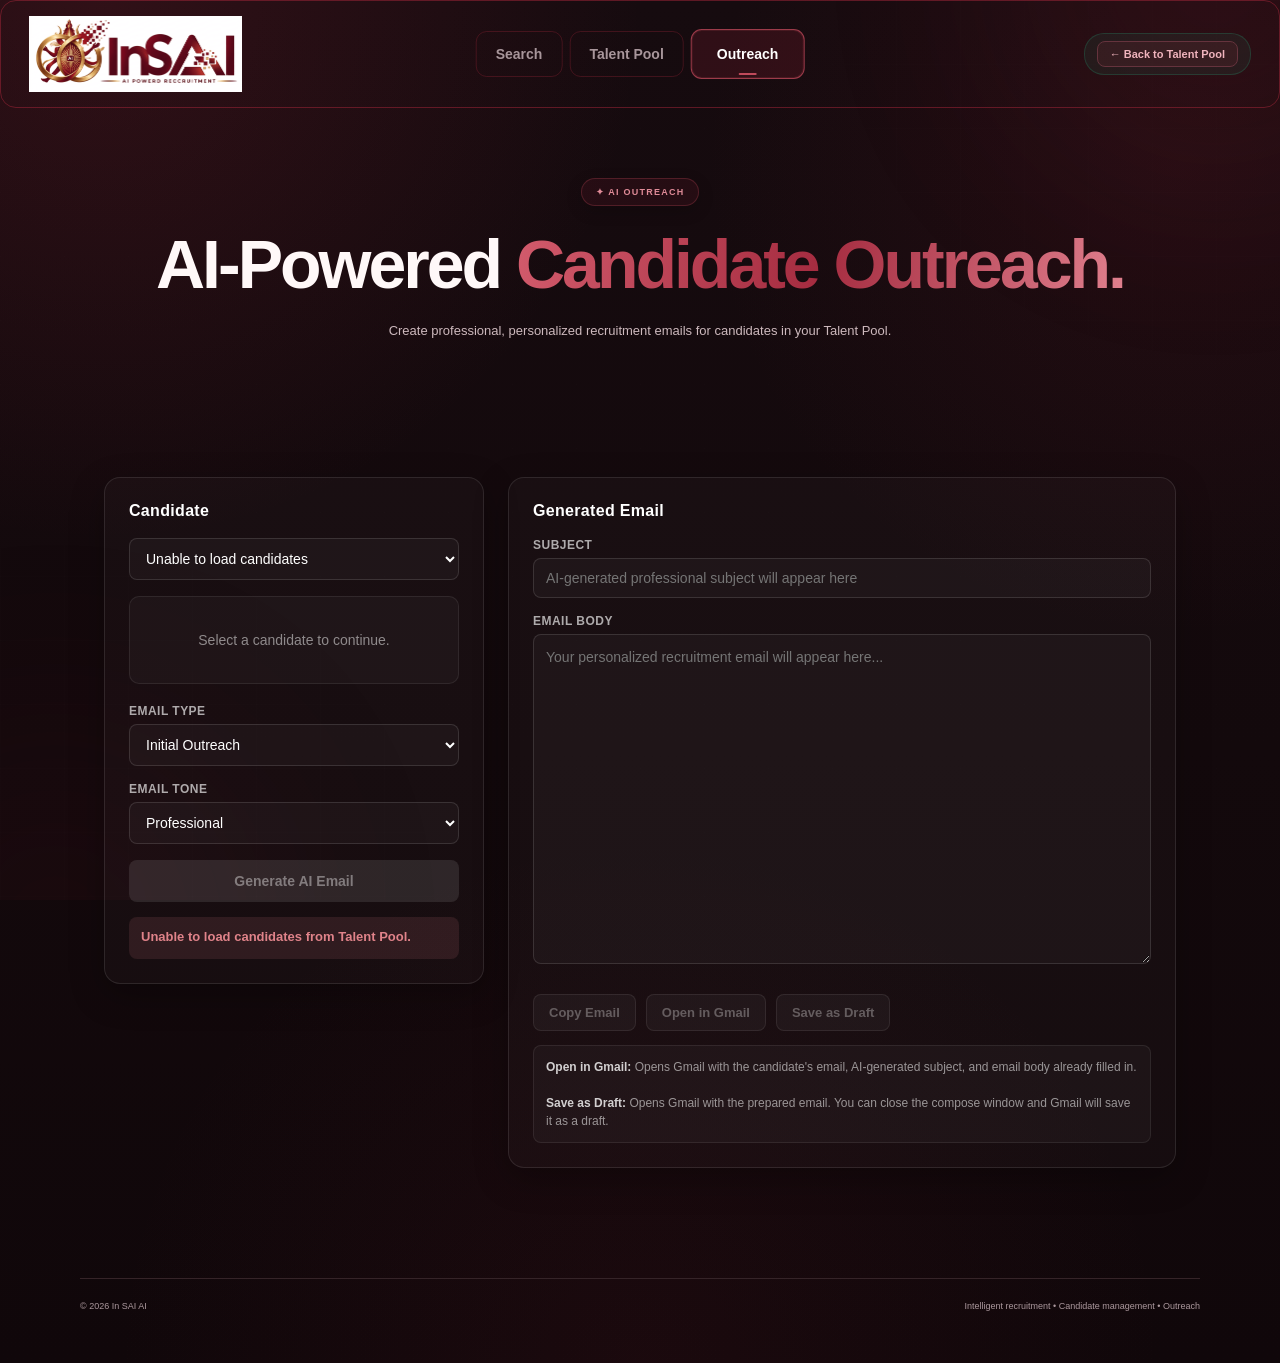
<file: outreach.html>
<!DOCTYPE html>
<html lang="en">

<head>
    <meta charset="UTF-8">
    <meta name="viewport" content="width=device-width, initial-scale=1.0">

    <title>In SAI AI | Candidate Outreach</title>

    <link rel="stylesheet" href="/style.css">

    <style>
        /* =====================================================
           OUTREACH PAGE — DARK THEME (matches Talent Pool)
        ====================================================== */

        :root {
            --outreach-accent: #d6486f;
        }

        .outreach-main {
            max-width: 1200px;
            margin: 0 auto;
            padding: 0 24px 80px;
        }

        .outreach-grid {
            display: grid;
            grid-template-columns: 380px 1fr;
            gap: 24px;
            align-items: start;
            margin-top: 30px;
        }

        .outreach-card {
            background: rgba(255, 255, 255, 0.025);
            border: 1px solid rgba(255, 255, 255, 0.1);
            border-radius: 16px;
            padding: 24px;
        }

        .outreach-card h2 {
            font-size: 16px;
            margin-bottom: 18px;
            color: #ffffff;
            letter-spacing: 0.02em;
        }

        label {
            display: block;
            font-size: 12px;
            font-weight: 600;
            margin-bottom: 6px;
            color: rgba(255, 255, 255, 0.65);
            text-transform: uppercase;
            letter-spacing: 0.04em;
        }

        select,
        input,
        textarea {
            width: 100%;
            border: 1px solid rgba(255, 255, 255, 0.12);
            border-radius: 8px;
            padding: 11px 12px;
            margin-bottom: 16px;
            font-size: 14px;
            outline: none;
            background: rgba(255, 255, 255, 0.03);
            color: #ffffff;
            font-family: inherit;
        }

        select option {
            background: #1a1218;
            color: #ffffff;
        }

        select:focus,
        input:focus,
        textarea:focus {
            border-color: var(--outreach-accent);
            box-shadow: 0 0 0 3px rgba(214, 72, 111, 0.15);
        }

        textarea {
            min-height: 330px;
            resize: vertical;
            line-height: 1.6;
        }

        .candidate-info {
            background: rgba(255, 255, 255, 0.03);
            border-radius: 10px;
            padding: 15px;
            margin-bottom: 20px;
            border: 1px solid rgba(255, 255, 255, 0.08);
        }

        .candidate-name {
            font-size: 16px;
            font-weight: 700;
            margin-bottom: 7px;
            color: #ffffff;
        }

        .candidate-detail {
            color: rgba(255, 255, 255, 0.6);
            font-size: 13px;
            margin-top: 5px;
            line-height: 1.5;
        }

        .candidate-email {
            color: var(--outreach-accent);
            font-weight: 600;
        }

        .candidate-email.email-override-active {
            color: #7fd99a;
        }

        .generate-btn {
            width: 100%;
            border: none;
            border-radius: 8px;
            padding: 13px;
            background: var(--outreach-accent);
            color: #ffffff;
            font-size: 14px;
            font-weight: 700;
            cursor: pointer;
            transition: 0.2s ease;
        }

        .generate-btn:hover:not(:disabled) {
            background: #c23d61;
        }

        .generate-btn:disabled {
            background: rgba(255, 255, 255, 0.1);
            color: rgba(255, 255, 255, 0.4);
            cursor: not-allowed;
        }

        .actions {
            display: flex;
            gap: 10px;
            margin-top: 10px;
            flex-wrap: wrap;
        }

        .copy-btn,
        .gmail-btn,
        .draft-btn {
            border: 1px solid rgba(255, 255, 255, 0.14);
            background: rgba(255, 255, 255, 0.03);
            color: #ffffff;
            padding: 10px 15px;
            border-radius: 8px;
            cursor: pointer;
            font-weight: 600;
            font-size: 13px;
            transition: 0.2s ease;
        }

        .copy-btn:hover:not(:disabled),
        .draft-btn:hover:not(:disabled) {
            background: rgba(255, 255, 255, 0.08);
        }

        .gmail-btn {
            background: #c8394f;
            border-color: #c8394f;
        }

        .gmail-btn:hover:not(:disabled) {
            background: #b02e42;
            border-color: #b02e42;
        }

        .copy-btn:disabled,
        .gmail-btn:disabled,
        .draft-btn:disabled {
            background: rgba(255, 255, 255, 0.04);
            color: rgba(255, 255, 255, 0.3);
            border-color: rgba(255, 255, 255, 0.08);
            cursor: not-allowed;
        }

        .status {
            margin-top: 15px;
            padding: 10px 12px;
            border-radius: 8px;
            display: none;
            font-size: 13px;
            line-height: 1.5;
        }

        .status.success {
            display: block;
            background: rgba(127, 217, 154, 0.12);
            color: #7fd99a;
        }

        .status.error {
            display: block;
            background: rgba(224, 131, 138, 0.12);
            color: #e0838a;
        }

        .status.info {
            display: block;
            background: rgba(120, 170, 255, 0.12);
            color: #9db8f5;
        }

        .empty {
            color: rgba(255, 255, 255, 0.5);
            font-size: 14px;
            padding: 20px 0;
            text-align: center;
        }

        .email-help {
            margin-top: 14px;
            padding: 12px;
            background: rgba(255, 255, 255, 0.03);
            border-radius: 8px;
            color: rgba(255, 255, 255, 0.55);
            font-size: 12px;
            line-height: 1.5;
            border: 1px solid rgba(255, 255, 255, 0.08);
        }

        .email-help strong {
            color: rgba(255, 255, 255, 0.8);
        }

        .generated-indicator {
            display: none;
            margin-bottom: 15px;
            padding: 9px 12px;
            border-radius: 8px;
            background: rgba(127, 217, 154, 0.12);
            color: #7fd99a;
            font-size: 12px;
            font-weight: 600;
        }

        .generated-indicator.show {
            display: block;
        }

        /* =====================================================
           MANUAL EMAIL ENTRY (candidate has no email on file)
        ====================================================== */

        .manual-email-row {
            display: flex;
            gap: 8px;
            margin-top: 8px;
        }

        .manual-email-row input {
            margin-bottom: 0;
            flex: 1;
        }

        .manual-email-row button {
            border: 1px solid var(--outreach-accent);
            background: rgba(214, 72, 111, 0.12);
            color: var(--outreach-accent);
            border-radius: 8px;
            padding: 0 14px;
            font-size: 12px;
            font-weight: 700;
            cursor: pointer;
            white-space: nowrap;
        }

        .manual-email-row button:hover {
            background: rgba(214, 72, 111, 0.22);
        }

        .manual-email-note {
            font-size: 11px;
            color: rgba(255, 255, 255, 0.45);
            margin-top: 6px;
        }

        @media (max-width: 800px) {

            .outreach-grid {
                grid-template-columns: 1fr;
            }

            .actions {
                flex-direction: column;
            }

            .copy-btn,
            .gmail-btn,
            .draft-btn {
                width: 100%;
            }
        }


        /* =====================================================
           BULK OUTREACH QUEUE
        ====================================================== */

        .bulk-queue-subtitle {
            color: rgba(255, 255, 255, 0.55);
            font-size: 13px;
            margin-bottom: 18px;
        }

        .bulk-queue-controls {
            display: grid;
            grid-template-columns: 1fr 1fr;
            gap: 15px;
        }

        .bulk-queue-field label {
            margin-bottom: 6px;
        }

        .bulk-queue-field select {
            margin-bottom: 0;
        }

        .bulk-queue-progress {
            margin-top: 12px;
            font-size: 13px;
            color: var(--outreach-accent);
            font-weight: 600;
            min-height: 18px;
        }

        .bulk-queue-results {
            display: grid;
            gap: 14px;
            margin-top: 16px;
        }

        .bulk-queue-item {
            border: 1px solid rgba(255, 255, 255, 0.1);
            border-radius: 10px;
            padding: 16px;
            background: rgba(255, 255, 255, 0.02);
        }

        .bulk-queue-item-header {
            display: flex;
            justify-content: space-between;
            align-items: center;
            gap: 12px;
            margin-bottom: 10px;
        }

        .bulk-queue-item-name {
            font-weight: 700;
            color: #ffffff;
        }

        .bulk-queue-item-status {
            font-size: 12px;
            color: rgba(255, 255, 255, 0.55);
        }

        .bulk-queue-item-subject {
            font-weight: 600;
            font-size: 13px;
            margin-bottom: 6px;
            color: #ffffff;
        }

        .bulk-queue-item-body {
            font-size: 13px;
            color: rgba(255, 255, 255, 0.7);
            white-space: pre-wrap;
            line-height: 1.5;
            max-height: 160px;
            overflow-y: auto;
            margin-bottom: 10px;
        }

        .bulk-queue-item-error {
            font-size: 13px;
            color: #e0838a;
        }

        .bulk-queue-item-actions {
            display: flex;
            gap: 8px;
            flex-wrap: wrap;
        }

        .bulk-queue-item-actions button {
            border: 1px solid rgba(255, 255, 255, 0.14);
            background: rgba(255, 255, 255, 0.03);
            color: #ffffff;
            padding: 7px 12px;
            border-radius: 6px;
            cursor: pointer;
            font-weight: 600;
            font-size: 12px;
        }

        .bulk-queue-item-actions button:hover:not(:disabled) {
            background: rgba(255, 255, 255, 0.08);
        }

        .bulk-queue-item-actions button:disabled {
            opacity: 0.5;
            cursor: not-allowed;
        }

        @media (max-width: 800px) {

            .bulk-queue-controls {
                grid-template-columns: 1fr;
            }
        }

    </style>
</head>


<body>

<!-- =====================================================
     BACKGROUND
====================================================== -->
<div class="background">
    <div class="orb orb-one"></div>
    <div class="orb orb-two"></div>
    <div class="grid"></div>
</div>

<!-- =====================================================
     NAVIGATION
====================================================== -->
<header class="navbar">

    <a
        class="logo"
        href="/"
        style="text-decoration:none; color:inherit; cursor:pointer; display:flex; align-items:center;"
        title="Back to Search"
    >
        <img
            class="in-sai-logo"
            src="/in-sai-logo.png"
            alt="In SAI"
            style="display:block; width:150px; height:46px; object-fit:contain; object-position:left center;"
        >
    </a>

    <nav>
        <a href="/">
            Search
        </a>
        <a href="/talent-pool.html">
            Talent Pool
        </a>
        <a class="active" href="/outreach.html">
            Outreach
        </a>
    </nav>

    <div class="nav-status" style="display:flex; align-items:center; gap:12px;">
        <a href="/talent-pool.html" class="view-button" style="padding:6px 12px; font-size:11px;">
            ← Back to Talent Pool
        </a>
    </div>

</header>


<main class="outreach-main">

    <section class="hero">

        <div class="eyebrow">
            ✦ AI OUTREACH
        </div>

        <h1>
            AI-Powered
            <span>Candidate Outreach.</span>
        </h1>

        <p class="hero-text">
            Create professional, personalized recruitment emails
            for candidates in your Talent Pool.
        </p>

    </section>


    <!-- ==========================================
         BULK OUTREACH QUEUE (from Talent Pool)
    =========================================== -->

    <div id="bulkQueueCard" class="outreach-card bulk-queue-card" style="display:none; margin-bottom:25px;">

        <h2>
            Bulk Outreach Queue
        </h2>

        <p class="bulk-queue-subtitle">
            <span id="bulkQueueCount">0</span> candidate(s) queued from your Talent Pool selection.
            One email will be generated per candidate.
        </p>

        <div class="bulk-queue-controls">

            <div class="bulk-queue-field">
                <label for="bulkEmailType">Email Type</label>
                <select id="bulkEmailType">
                    <option value="initial_outreach">Initial Outreach</option>
                    <option value="internship">Internship Opportunity</option>
                    <option value="interview">Interview Invitation</option>
                    <option value="follow_up">Follow-up</option>
                    <option value="shortlist">Shortlist / Next Steps</option>
                </select>
            </div>

            <div class="bulk-queue-field">
                <label for="bulkTone">Email Tone</label>
                <select id="bulkTone">
                    <option value="professional">Professional</option>
                    <option value="formal">Formal</option>
                    <option value="friendly">Professional & Friendly</option>
                    <option value="concise">Concise</option>
                </select>
            </div>

        </div>

        <div class="actions">

            <button id="generateQueueBtn" class="generate-btn" type="button" style="width:auto; padding:13px 20px;">
                Generate All Emails
            </button>

            <button id="clearQueueBtn" class="draft-btn" type="button">
                Clear Queue
            </button>

        </div>

        <div id="bulkQueueProgress" class="bulk-queue-progress"></div>

        <div id="bulkQueueResults" class="bulk-queue-results"></div>

    </div>


    <div class="outreach-grid">

        <!-- ==========================================
             LEFT SIDE
        =========================================== -->

        <div class="outreach-card">

            <h2>
                Candidate
            </h2>


            <select id="candidateSelect">

                <option value="">
                    Loading candidates...
                </option>

            </select>


            <div id="candidateInfo" class="candidate-info">

                <div class="empty">
                    Select a candidate to continue.
                </div>

            </div>


            <label for="emailType">
                Email Type
            </label>

            <select id="emailType">

                <option value="initial_outreach">
                    Initial Outreach
                </option>

                <option value="internship">
                    Internship Opportunity
                </option>

                <option value="interview">
                    Interview Invitation
                </option>

                <option value="follow_up">
                    Follow-up
                </option>

                <option value="shortlist">
                    Shortlist / Next Steps
                </option>

            </select>


            <label for="tone">
                Email Tone
            </label>

            <select id="tone">

                <option value="professional">
                    Professional
                </option>

                <option value="formal">
                    Formal
                </option>

                <option value="friendly">
                    Professional & Friendly
                </option>

                <option value="concise">
                    Concise
                </option>

            </select>


            <button
                id="generateBtn"
                class="generate-btn"
                type="button"
                disabled
            >
                Generate AI Email
            </button>


            <div id="status" class="status"></div>

        </div>


        <!-- ==========================================
             RIGHT SIDE
        =========================================== -->

        <div class="outreach-card">

            <h2>
                Generated Email
            </h2>


            <div
                id="generatedIndicator"
                class="generated-indicator"
            >
                ✓ AI-generated email ready
            </div>


            <label for="subject">
                Subject
            </label>

            <input
                type="text"
                id="subject"
                placeholder="AI-generated professional subject will appear here"
            >


            <label for="emailBody">
                Email Body
            </label>

            <textarea
                id="emailBody"
                placeholder="Your personalized recruitment email will appear here..."
            ></textarea>


            <div class="actions">

                <button
                    id="copyBtn"
                    class="copy-btn"
                    type="button"
                    disabled
                >
                    Copy Email
                </button>


                <button
                    id="gmailBtn"
                    class="gmail-btn"
                    type="button"
                    disabled
                >
                    Open in Gmail
                </button>


                <button
                    id="draftBtn"
                    class="draft-btn"
                    type="button"
                    disabled
                >
                    Save as Draft
                </button>

            </div>


            <div class="email-help">

                <strong>Open in Gmail:</strong>
                Opens Gmail with the candidate's email,
                AI-generated subject, and email body already
                filled in.

                <br><br>

                <strong>Save as Draft:</strong>
                Opens Gmail with the prepared email.
                You can close the compose window and Gmail
                will save it as a draft.

            </div>

        </div>

    </div>

</main>


<footer>
    <div>
        © 2026 In SAI AI
    </div>
    <div>
        Intelligent recruitment • Candidate management • Outreach
    </div>
</footer>


<script>

    const API_BASE_URL = "https://in-sai.onrender.com";

    // =====================================================
    // GLOBAL VARIABLES
    // =====================================================

    let candidates = [];
    let selectedCandidate = null;
    let emailGenerated = false;

    // Manually-entered email for the currently selected candidate,
    // used only when the candidate has no email on file. This is
    // session-only (not saved back to the Talent Pool / database).
    let manualEmailOverride = "";


    // =====================================================
    // GET ELEMENTS
    // =====================================================

    const candidateSelect =
        document.getElementById("candidateSelect");

    const candidateInfo =
        document.getElementById("candidateInfo");

    const generateBtn =
        document.getElementById("generateBtn");

    const emailType =
        document.getElementById("emailType");

    const tone =
        document.getElementById("tone");

    const subjectInput =
        document.getElementById("subject");

    const emailBody =
        document.getElementById("emailBody");

    const copyBtn =
        document.getElementById("copyBtn");

    const gmailBtn =
        document.getElementById("gmailBtn");

    const draftBtn =
        document.getElementById("draftBtn");

    const statusBox =
        document.getElementById("status");

    const generatedIndicator =
        document.getElementById("generatedIndicator");


    // =====================================================
    // BULK OUTREACH QUEUE (from Talent Pool)
    // =====================================================

    const QUEUE_STORAGE_KEY = "talentreach_outreach_queue";

    let outreachQueue = [];

    const bulkQueueCard =
        document.getElementById("bulkQueueCard");

    const bulkQueueCount =
        document.getElementById("bulkQueueCount");

    const bulkEmailType =
        document.getElementById("bulkEmailType");

    const bulkTone =
        document.getElementById("bulkTone");

    const generateQueueBtn =
        document.getElementById("generateQueueBtn");

    const clearQueueBtn =
        document.getElementById("clearQueueBtn");

    const bulkQueueProgress =
        document.getElementById("bulkQueueProgress");

    const bulkQueueResults =
        document.getElementById("bulkQueueResults");


    function loadOutreachQueue() {

        let stored = null;

        try {

            stored = localStorage.getItem(QUEUE_STORAGE_KEY);

        } catch (error) {

            console.error("Queue read error:", error);
            return;
        }

        if (!stored) {
            return;
        }

        try {

            const parsed = JSON.parse(stored);

            outreachQueue =
                Array.isArray(parsed) ? parsed : [];

        } catch (error) {

            console.error("Queue parse error:", error);
            outreachQueue = [];
        }

        if (!outreachQueue.length) {
            return;
        }

        if (bulkQueueCard) {
            bulkQueueCard.style.display = "block";
        }

        if (bulkQueueCount) {
            bulkQueueCount.textContent =
                String(outreachQueue.length);
        }
    }


    function clearOutreachQueue() {

        try {

            localStorage.removeItem(QUEUE_STORAGE_KEY);

        } catch (error) {

            console.error("Queue clear error:", error);
        }

        outreachQueue = [];

        if (bulkQueueCard) {
            bulkQueueCard.style.display = "none";
        }

        if (bulkQueueResults) {
            bulkQueueResults.innerHTML = "";
        }

        if (bulkQueueProgress) {
            bulkQueueProgress.textContent = "";
        }
    }


    async function generateQueueEmails() {

        if (!outreachQueue.length) {
            return;
        }

        generateQueueBtn.disabled = true;
        clearQueueBtn.disabled = true;

        bulkQueueResults.innerHTML = "";

        const total = outreachQueue.length;

        for (let index = 0; index < total; index++) {

            const queuedCandidate = outreachQueue[index];

            bulkQueueProgress.textContent =
                `Generating ${index + 1} of ${total}: ` +
                `${queuedCandidate.name || "Candidate"}...`;

            const item = document.createElement("div");
            item.className = "bulk-queue-item";

            item.innerHTML = `
                <div class="bulk-queue-item-header">
                    <span class="bulk-queue-item-name">
                        ${escapeHtml(queuedCandidate.name || "Unnamed Candidate")}
                    </span>
                    <span class="bulk-queue-item-status">
                        Generating...
                    </span>
                </div>
            `;

            bulkQueueResults.appendChild(item);

            try {

                const response = await fetch(
                    `${API_BASE_URL}/generate-email`,
                    {
                        method: "POST",
                        headers: {
                            "Content-Type": "application/json",
                            "Accept": "application/json"
                        },
                        body: JSON.stringify({
                            candidate_id: queuedCandidate.id,
                            email_type: bulkEmailType.value,
                            tone: bulkTone.value
                        })
                    }
                );

                let data;

                try {
                    data = await response.json();
                } catch (jsonError) {
                    throw new Error("The server returned an invalid response.");
                }

                if (!response.ok) {

                    let errorMessage = "Email generation failed.";

                    if (data && data.detail) {
                        errorMessage =
                            typeof data.detail === "string"
                                ? data.detail
                                : JSON.stringify(data.detail);
                    }

                    throw new Error(errorMessage);
                }

                const subject = data.subject || "";
                const body = data.body || data.email_body || "";

                if (!subject && !body) {
                    throw new Error("AI returned an empty email.");
                }

                renderQueueItemResult(
                    item,
                    queuedCandidate,
                    subject,
                    body
                );

            } catch (error) {

                console.error("Bulk generate error:", error);

                item.innerHTML = `
                    <div class="bulk-queue-item-header">
                        <span class="bulk-queue-item-name">
                            ${escapeHtml(queuedCandidate.name || "Unnamed Candidate")}
                        </span>
                        <span class="bulk-queue-item-status">
                            Failed
                        </span>
                    </div>
                    <div class="bulk-queue-item-error">
                        ${escapeHtml(error.message || "Unable to generate email.")}
                    </div>
                `;
            }
        }

        bulkQueueProgress.textContent =
            `Done. Generated emails for ${total} candidate${total === 1 ? "" : "s"}.`;

        generateQueueBtn.disabled = false;
        clearQueueBtn.disabled = false;
    }


    // =====================================================
    // EMAIL VALIDATION HELPER
    // =====================================================

    function isValidEmail(value) {

        return /^[^\s@]+@[^\s@]+\.[^\s@]+$/.test(
            String(value || "").trim()
        );
    }


    // =====================================================
    // SAVE CANDIDATE EMAIL TO TALENT POOL (persists it)
    // =====================================================

    async function saveCandidateEmail(candidateId, email) {

        const response = await fetch(
            `${API_BASE_URL}/candidates/${candidateId}/email`,
            {
                method: "PATCH",
                headers: {
                    "Content-Type": "application/json",
                    "Accept": "application/json"
                },
                body: JSON.stringify({ email })
            }
        );

        let data;

        try {
            data = await response.json();
        } catch (jsonError) {
            throw new Error("The server returned an invalid response.");
        }

        if (!response.ok || data.status === "error") {

            throw new Error(
                (data && data.message) ||
                "Unable to save email."
            );
        }

        return data;
    }


    function renderQueueItemResult(item, queuedCandidate, subject, body) {

        const hasEmail =
            !!(queuedCandidate.email &&
                String(queuedCandidate.email).trim());

        item.innerHTML = `
            <div class="bulk-queue-item-header">
                <span class="bulk-queue-item-name">
                    ${escapeHtml(queuedCandidate.name || "Unnamed Candidate")}
                </span>
                <span class="bulk-queue-item-status">
                    Ready
                </span>
            </div>
            <div class="bulk-queue-item-subject">
                ${escapeHtml(subject)}
            </div>
            <div class="bulk-queue-item-body">${escapeHtml(body)}</div>
            ${hasEmail ? "" : `
                <div class="manual-email-row" style="margin-bottom:10px;">
                    <input
                        type="email"
                        class="queue-manual-email-input"
                        placeholder="Enter candidate's email address"
                    >
                    <button type="button" class="queue-use-manual-email-btn">
                        Use this email
                    </button>
                </div>
            `}
            <div class="bulk-queue-item-actions">
                <button type="button" class="queue-copy-btn">Copy Email</button>
                <button type="button" class="queue-gmail-btn" ${hasEmail ? "" : "disabled"}>Open in Gmail</button>
            </div>
        `;

        const copyButton = item.querySelector(".queue-copy-btn");
        const gmailButton = item.querySelector(".queue-gmail-btn");
        const manualEmailInput = item.querySelector(".queue-manual-email-input");
        const useManualEmailBtn = item.querySelector(".queue-use-manual-email-btn");

        function getQueueItemEmail() {

            if (queuedCandidate.email) {
                return String(queuedCandidate.email).trim();
            }

            return queuedCandidate.manualEmail
                ? String(queuedCandidate.manualEmail).trim()
                : "";
        }

        if (copyButton) {

            copyButton.addEventListener("click", async () => {

                try {

                    await navigator.clipboard.writeText(
                        "Subject: " + subject + "\n\n" + body
                    );

                    copyButton.textContent = "Copied!";

                    setTimeout(() => {
                        copyButton.textContent = "Copy Email";
                    }, 1500);

                } catch (error) {
                    console.error("Queue copy error:", error);
                }
            });
        }

        if (useManualEmailBtn && manualEmailInput && gmailButton) {

            useManualEmailBtn.addEventListener("click", async () => {

                const value = manualEmailInput.value.trim();

                if (!isValidEmail(value)) {
                    manualEmailInput.style.borderColor = "#e0838a";
                    return;
                }

                manualEmailInput.style.borderColor = "";

                // Usable immediately this session either way.
                queuedCandidate.manualEmail = value;
                gmailButton.disabled = false;

                useManualEmailBtn.disabled = true;
                useManualEmailBtn.textContent = "Saving...";

                try {

                    await saveCandidateEmail(
                        queuedCandidate.id,
                        value
                    );

                    queuedCandidate.email = value;
                    useManualEmailBtn.textContent = "Saved ✓";

                } catch (error) {

                    console.error(
                        "SAVE CANDIDATE EMAIL ERROR:",
                        error
                    );

                    useManualEmailBtn.disabled = false;
                    useManualEmailBtn.textContent = "Use this email";
                }
            });

            manualEmailInput.addEventListener("keydown", (event) => {

                if (event.key === "Enter") {
                    event.preventDefault();
                    useManualEmailBtn.click();
                }
            });
        }

        if (gmailButton) {

            gmailButton.addEventListener("click", () => {

                const candidateEmail = getQueueItemEmail();

                if (!candidateEmail) {
                    return;
                }

                const gmailUrl =
                    "https://mail.google.com/mail/?view=cm&fs=1" +
                    "&to=" + encodeURIComponent(candidateEmail) +
                    "&su=" + encodeURIComponent(subject) +
                    "&body=" + encodeURIComponent(body);

                window.open(gmailUrl, "_blank");
            });
        }
    }


    if (generateQueueBtn) {

        generateQueueBtn.addEventListener(
            "click",
            generateQueueEmails
        );
    }


    if (clearQueueBtn) {

        clearQueueBtn.addEventListener(
            "click",
            clearOutreachQueue
        );
    }


    // =====================================================
    // LOAD TALENT POOL CANDIDATES
    // =====================================================

    async function loadCandidates() {

        candidateSelect.innerHTML =
            '<option value="">Loading candidates...</option>';

        try {

            const response =
                await fetch(`${API_BASE_URL}/candidates`, {
                    method: "GET",
                    headers: {
                        "Accept": "application/json"
                    }
                });


            if (!response.ok) {

                throw new Error(
                    "Unable to load candidates. Server returned " +
                    response.status
                );

            }


            const data =
                await response.json();


            if (!Array.isArray(data)) {

                throw new Error(
                    "Invalid candidate data received from server."
                );

            }


            candidates = data;


            candidateSelect.innerHTML =
                '<option value="">Select a candidate</option>';


            if (candidates.length === 0) {

                candidateSelect.innerHTML =
                    '<option value="">No candidates available</option>';

                candidateInfo.innerHTML =
                    '<div class="empty">' +
                    'No candidates are currently available in your Talent Pool.' +
                    '</div>';

                generateBtn.disabled = true;

                return;
            }


            candidates.forEach(function(candidate) {

                const option =
                    document.createElement("option");


                option.value =
                    String(candidate.id);


                option.textContent =
                    candidate.name ||
                    "Unnamed Candidate";


                candidateSelect.appendChild(option);

            });


        } catch (error) {

            console.error(
                "LOAD CANDIDATES ERROR:",
                error
            );


            candidateSelect.innerHTML =
                '<option value="">Unable to load candidates</option>';


            showStatus(
                "Unable to load candidates from Talent Pool.",
                "error"
            );

        }

    }


    // =====================================================
    // CANDIDATE SELECTION
    // =====================================================

    candidateSelect.addEventListener(
        "change",
        function() {

            const selectedId =
                String(this.value);


            selectedCandidate =
                candidates.find(function(candidate) {

                    return String(candidate.id) === selectedId;

                });


            emailGenerated = false;

            manualEmailOverride = "";

            disableEmailActions();

            generatedIndicator.classList.remove("show");


            subjectInput.value = "";

            emailBody.value = "";


            if (!selectedCandidate) {

                candidateInfo.innerHTML =
                    '<div class="empty">' +
                    'Select a candidate to continue.' +
                    '</div>';

                generateBtn.disabled = true;

                return;
            }


            generateBtn.disabled = false;


            const name =
                selectedCandidate.name ||
                "Candidate";


            const role =
                selectedCandidate.current_role ||
                selectedCandidate.role ||
                "Not specified";


            const experience =
                selectedCandidate.experience ||
                "Not specified";


            const skills =
                selectedCandidate.skills ||
                "Not specified";


            const location =
                selectedCandidate.city ||
                selectedCandidate.state ||
                selectedCandidate.region ||
                selectedCandidate.location ||
                "Not specified";


            const hasEmail =
                !!(selectedCandidate.email &&
                    String(selectedCandidate.email).trim());


            const emailSectionHtml = hasEmail
                ? `
                    <div class="candidate-detail candidate-email">
                        Email:
                        ${escapeHtml(selectedCandidate.email)}
                    </div>
                `
                : `
                    <div class="candidate-detail candidate-email" id="candidateEmailStatus">
                        Email:
                        <span id="candidateEmailStatusText">Not available in Talent Pool</span>
                    </div>
                    <div class="manual-email-row">
                        <input
                            type="email"
                            id="manualEmailInput"
                            placeholder="Enter candidate's email address"
                        >
                        <button type="button" id="useManualEmailBtn">
                            Use this email
                        </button>
                    </div>
                    <div class="manual-email-note">
                        Saved to this candidate's Talent Pool record
                        once you click "Use this email".
                    </div>
                `;


            candidateInfo.innerHTML = `

                <div class="candidate-name">
                    ${escapeHtml(name)}
                </div>

                <div class="candidate-detail">
                    Role:
                    ${escapeHtml(role)}
                </div>

                <div class="candidate-detail">
                    Experience:
                    ${escapeHtml(experience)}
                </div>

                <div class="candidate-detail">
                    Skills:
                    ${escapeHtml(skills)}
                </div>

                <div class="candidate-detail">
                    Location:
                    ${escapeHtml(location)}
                </div>

                ${emailSectionHtml}

            `;


            if (!hasEmail) {
                attachManualEmailHandlers();
            }


            showStatus(
                "Candidate selected. You can now generate the AI email.",
                "info"
            );

        }
    );


    // =====================================================
    // MANUAL EMAIL ENTRY (candidate has no email on file)
    // =====================================================

    function attachManualEmailHandlers() {

        const manualEmailInput =
            document.getElementById("manualEmailInput");

        const useManualEmailBtn =
            document.getElementById("useManualEmailBtn");

        if (!manualEmailInput || !useManualEmailBtn) {
            return;
        }

        async function applyManualEmail() {

            const value = manualEmailInput.value.trim();

            if (!isValidEmail(value)) {

                showStatus(
                    "Please enter a valid email address.",
                    "error"
                );

                manualEmailInput.style.borderColor = "#e0838a";

                return;
            }

            manualEmailInput.style.borderColor = "";

            // Usable immediately this session, regardless of whether
            // the save to the Talent Pool succeeds below.
            manualEmailOverride = value;

            const statusText =
                document.getElementById("candidateEmailStatusText");

            if (statusText) {
                statusText.textContent = value;
            }

            const emailLine =
                document.getElementById("candidateEmailStatus");

            if (emailLine) {
                emailLine.classList.add("email-override-active");
            }

            useManualEmailBtn.disabled = true;
            useManualEmailBtn.textContent = "Saving...";

            try {

                await saveCandidateEmail(
                    selectedCandidate.id,
                    value
                );

                // Now a real candidate email, not just a session override.
                selectedCandidate.email = value;
                manualEmailOverride = "";

                const candidateInList =
                    candidates.find(function(candidate) {
                        return String(candidate.id) ===
                            String(selectedCandidate.id);
                    });

                if (candidateInList) {
                    candidateInList.email = value;
                }

                useManualEmailBtn.textContent = "Saved ✓";

                showStatus(
                    "Email saved to this candidate's Talent Pool record.",
                    "success"
                );

            } catch (error) {

                console.error(
                    "SAVE CANDIDATE EMAIL ERROR:",
                    error
                );

                useManualEmailBtn.disabled = false;
                useManualEmailBtn.textContent = "Use this email";

                showStatus(
                    "Email is usable for this session, but couldn't be " +
                    "saved permanently: " +
                    (error.message || "Unknown error."),
                    "error"
                );
            }
        }

        useManualEmailBtn.addEventListener(
            "click",
            applyManualEmail
        );

        manualEmailInput.addEventListener("keydown", function(event) {

            if (event.key === "Enter") {
                event.preventDefault();
                applyManualEmail();
            }
        });
    }


    // =====================================================
    // GENERATE AI EMAIL
    // =====================================================

    generateBtn.addEventListener(
        "click",
        async function() {

            if (!selectedCandidate) {

                showStatus(
                    "Please select a candidate first.",
                    "error"
                );

                return;
            }


            generateBtn.disabled = true;

            generateBtn.textContent =
                "Generating...";


            emailGenerated = false;

            disableEmailActions();

            generatedIndicator.classList.remove("show");


            showStatus(
                "AI is creating a personalized recruitment email...",
                "info"
            );


            try {

                const response =
                    await fetch(
                        `${API_BASE_URL}/generate-email`,
                        {
                            method: "POST",

                            headers: {
                                "Content-Type":
                                    "application/json",

                                "Accept":
                                    "application/json"
                            },

                            body: JSON.stringify({

                                candidate_id:
                                    selectedCandidate.id,

                                email_type:
                                    emailType.value,

                                tone:
                                    tone.value

                            })
                        }
                    );


                let data;


                try {

                    data =
                        await response.json();

                } catch (jsonError) {

                    throw new Error(
                        "The server returned an invalid response."
                    );

                }


                if (!response.ok) {

                    let errorMessage =
                        "Email generation failed.";


                    if (data && data.detail) {

                        if (typeof data.detail === "string") {

                            errorMessage =
                                data.detail;

                        } else {

                            errorMessage =
                                JSON.stringify(data.detail);

                        }

                    }


                    throw new Error(
                        errorMessage
                    );

                }


                // =================================================
                // AI SUBJECT
                // =================================================

                subjectInput.value =
                    data.subject ||
                    "";


                // =================================================
                // AI EMAIL BODY
                // =================================================

                emailBody.value =
                    data.body ||
                    data.email_body ||
                    "";


                // =================================================
                // CHECK RESULT
                // =================================================

                if (
                    !subjectInput.value.trim() &&
                    !emailBody.value.trim()
                ) {

                    throw new Error(
                        "AI returned an empty email. Please try again."
                    );

                }


                emailGenerated = true;

                enableEmailActions();

                generatedIndicator.classList.add("show");


                showStatus(
                    "AI-generated recruitment email created successfully.",
                    "success"
                );


            } catch (error) {

                console.error(
                    "GENERATE EMAIL ERROR:",
                    error
                );


                emailGenerated = false;

                disableEmailActions();

                generatedIndicator.classList.remove("show");


                showStatus(
                    error.message ||
                    "Unable to generate email.",
                    "error"
                );


            } finally {

                generateBtn.disabled =
                    !selectedCandidate;

                generateBtn.textContent =
                    "Generate AI Email";

            }

        }
    );


    // =====================================================
    // COPY EMAIL
    // =====================================================

    copyBtn.addEventListener(
        "click",
        async function() {

            const subject =
                subjectInput.value.trim();


            const body =
                emailBody.value.trim();


            if (!subject && !body) {

                showStatus(
                    "There is no email to copy yet.",
                    "error"
                );

                return;
            }


            const completeEmail =
                "Subject: " +
                subject +
                "\n\n" +
                body;


            try {

                await navigator.clipboard.writeText(
                    completeEmail
                );


                showStatus(
                    "Email copied to clipboard.",
                    "success"
                );


            } catch (error) {

                console.error(
                    "COPY ERROR:",
                    error
                );


                showStatus(
                    "Unable to copy email.",
                    "error"
                );

            }

        }
    );


    // =====================================================
    // OPEN IN GMAIL
    // =====================================================

    gmailBtn.addEventListener(
        "click",
        function() {

            openGmailCompose(false);

        }
    );


    // =====================================================
    // SAVE AS DRAFT
    // =====================================================

    draftBtn.addEventListener(
        "click",
        function() {

            openGmailCompose(true);

        }
    );


    // =====================================================
    // EFFECTIVE CANDIDATE EMAIL
    // (candidate's stored email, or the manually entered one)
    // =====================================================

    function getEffectiveCandidateEmail() {

        if (selectedCandidate && selectedCandidate.email) {
            return String(selectedCandidate.email).trim();
        }

        return manualEmailOverride
            ? manualEmailOverride.trim()
            : "";
    }


    // =====================================================
    // GMAIL COMPOSE
    // =====================================================

    function openGmailCompose(isDraft) {

        if (!selectedCandidate) {

            showStatus(
                "Please select a candidate first.",
                "error"
            );

            return;
        }


        const candidateEmail =
            getEffectiveCandidateEmail();


        if (!candidateEmail) {

            showStatus(
                "This candidate does not have an email address. Enter one above to continue.",
                "error"
            );

            return;
        }


        const subject =
            subjectInput.value.trim();


        const body =
            emailBody.value.trim();


        if (!subject && !body) {

            showStatus(
                "Please generate the AI email before opening Gmail.",
                "error"
            );

            return;
        }


        // =================================================
        // CORRECT GMAIL COMPOSE URL
        // =================================================

        const gmailUrl =
            "https://mail.google.com/mail/?view=cm&fs=1" +
            "&to=" +
            encodeURIComponent(candidateEmail) +
            "&su=" +
            encodeURIComponent(subject) +
            "&body=" +
            encodeURIComponent(body);


        console.log(
            "Gmail URL:",
            gmailUrl
        );


        // =================================================
        // OPEN GMAIL
        // =================================================

        const gmailWindow =
            window.open(
                gmailUrl,
                "_blank"
            );


        // =================================================
        // POPUP BLOCKED
        // =================================================

        if (!gmailWindow) {

            showStatus(
                "Your browser blocked the Gmail window. Please allow pop-ups and try again.",
                "error"
            );

            return;
        }


        // =================================================
        // SUCCESS MESSAGE
        // =================================================

        if (isDraft) {

            showStatus(
                "Gmail opened with the email prepared. Close the compose window and Gmail will save it as a draft.",
                "success"
            );

        } else {

            showStatus(
                "Gmail opened with the candidate's email, subject, and AI-generated message filled in.",
                "success"
            );

        }

    }


    // =====================================================
    // ENABLE EMAIL BUTTONS
    // =====================================================

    function enableEmailActions() {

        copyBtn.disabled = false;

        gmailBtn.disabled = false;

        draftBtn.disabled = false;

    }


    // =====================================================
    // DISABLE EMAIL BUTTONS
    // =====================================================

    function disableEmailActions() {

        copyBtn.disabled = true;

        gmailBtn.disabled = true;

        draftBtn.disabled = true;

    }


    // =====================================================
    // STATUS MESSAGE
    // =====================================================

    function showStatus(message, type) {

        statusBox.textContent =
            message;


        statusBox.className =
            "status " +
            type;

    }


    // =====================================================
    // HTML ESCAPING
    // =====================================================

    function escapeHtml(value) {

        return String(value)

            .replace(/&/g, "&amp;")

            .replace(/</g, "&lt;")

            .replace(/>/g, "&gt;")

            .replace(/"/g, "&quot;")

            .replace(/'/g, "&#039;");

    }


    // =====================================================
    // START APPLICATION
    // =====================================================

    disableEmailActions();

    loadCandidates();
    loadOutreachQueue();

</script>

</body>
</html>
</file>
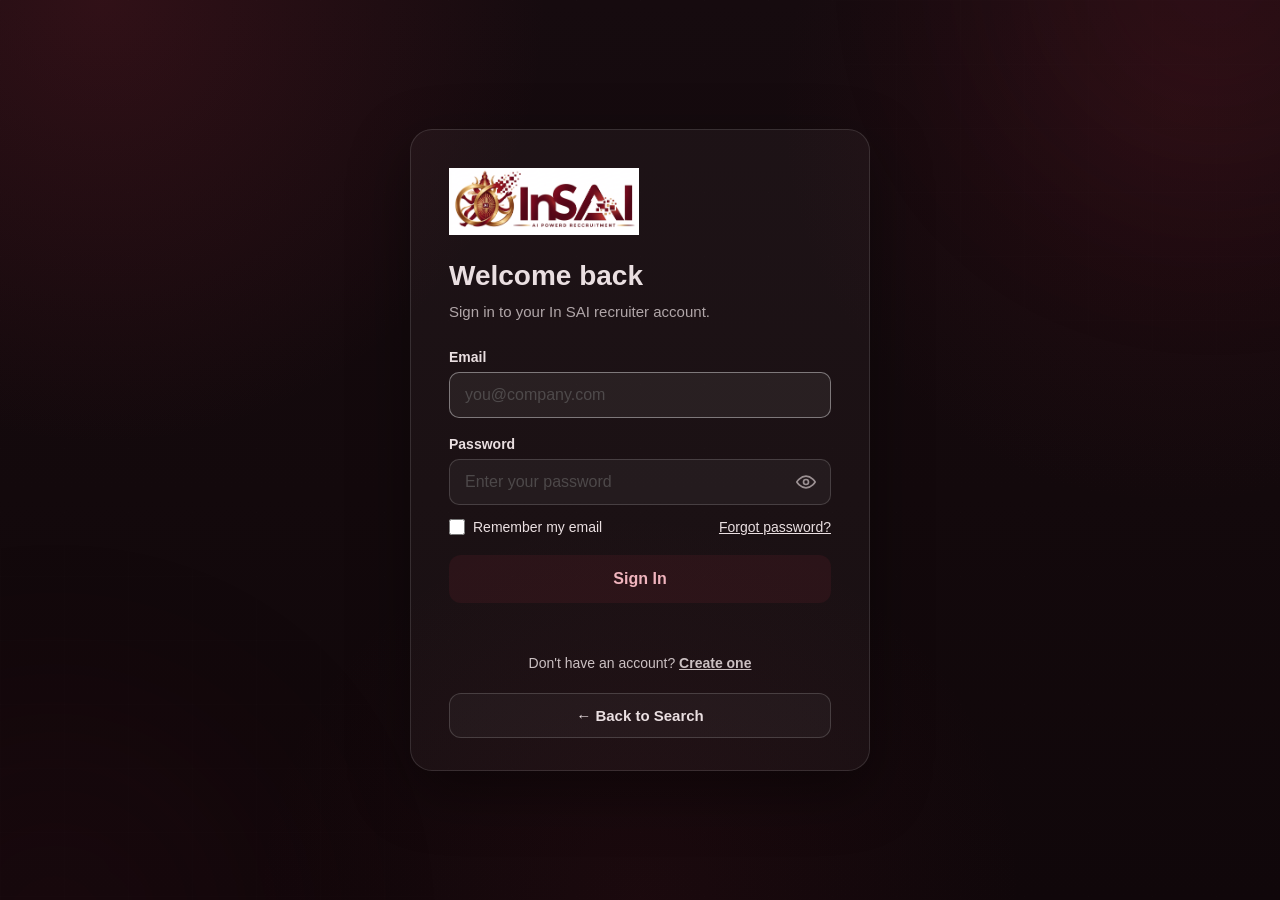
<file: talent_pool.html>
<!DOCTYPE html>
<html lang="en">

<head>

    <meta charset="UTF-8">

    <meta
        name="viewport"
        content="width=device-width, initial-scale=1.0"
    >

    <title>Talent Pool — In SAI</title>

    <link
        rel="stylesheet"
        href="/style.css"
    >

</head>


<body>


    <!-- =====================================================
         BACKGROUND
    ====================================================== -->

    <div class="background">

        <div class="orb orb-one"></div>

        <div class="orb orb-two"></div>

        <div class="grid"></div>

    </div>


    <!-- =====================================================
         NAVIGATION
    ====================================================== -->

    <header class="navbar">


        <div class="logo">

            <div class="logo-icon">
                ✦
            </div>


            <div>

                <div class="logo-name">
                    In SAI 
                </div>

                <div class="logo-subtitle">
                    AI RECRUITER
                </div>

            </div>

        </div>


        <nav>

            <a href="/">
                Search
            </a>

            <a
                class="active"
                href="/talent-pool"
            >
                Talent Pool
            </a>

            <a href="/outreach">
                Outreach
            </a>

        </nav>


        <div class="nav-status">

            <span class="status-dot"></span>

            AI Agent Ready

        </div>


    </header>



    <!-- =====================================================
         MAIN
    ====================================================== -->

    <main>


        <!-- =================================================
             HERO
        ================================================== -->

        <section class="hero talent-pool-hero">


            <div class="eyebrow">

                ✦ CANDIDATE MANAGEMENT

            </div>


            <h1>

                Your
                <span>Talent Pool.</span>

            </h1>


            <p class="hero-text">

                Candidates you discover and save from Search are
                organized here for future hiring and outreach.

            </p>


        </section>



        <!-- =================================================
             TALENT POOL HEADER
        ================================================== -->

        <section class="results-section">


            <div class="results-header">


                <div>

                    <div class="section-label">
                        SAVED CANDIDATES
                    </div>


                    <h2>

                        Talent Pool

                        <span id="poolCount">
                            0
                        </span>

                    </h2>

                </div>


                <div
                    id="poolStatus"
                    class="search-status"
                >
                    Loading candidates...
                </div>


            </div>



            <!-- =================================================
                 FILTERS
            ================================================== -->

            <section class="filters-section">


                <div class="section-label">
                    REFINE TALENT POOL
                </div>


                <div class="filters">


                    <!-- Region -->

                    <div class="filter">

                        <label>
                            Region
                        </label>

                        <select id="poolRegion">

                            <option value="">
                                All Regions
                            </option>

                            <option value="North India">
                                North India
                            </option>

                            <option value="South India">
                                South India
                            </option>

                            <option value="East India">
                                East India
                            </option>

                            <option value="West India">
                                West India
                            </option>

                            <option value="Central India">
                                Central India
                            </option>

                        </select>

                    </div>



                    <!-- State -->

                    <div class="filter">

                        <label>
                            State
                        </label>

                        <input
                            id="poolState"
                            type="text"
                            placeholder="e.g. Telangana"
                        >

                    </div>



                    <!-- City -->

                    <div class="filter">

                        <label>
                            City
                        </label>

                        <input
                            id="poolCity"
                            type="text"
                            placeholder="e.g. Hyderabad"
                        >

                    </div>



                    <!-- Role -->

                    <div class="filter">

                        <label>
                            Role
                        </label>

                        <input
                            id="poolRole"
                            type="text"
                            placeholder="e.g. Accountant"
                        >

                    </div>



                    <!-- Experience -->

                    <div class="filter">

                        <label>
                            Experience
                        </label>

                        <select id="poolExperience">

                            <option value="">
                                Any experience
                            </option>

                            <option value="Fresher">
                                Fresher
                            </option>

                            <option value="0-2 years">
                                0-2 years
                            </option>

                            <option value="2-5 years">
                                2-5 years
                            </option>

                            <option value="5+ years">
                                5+ years
                            </option>

                        </select>

                    </div>



                    <!-- Gender -->

                    <div class="filter">

                        <label>
                            Gender
                        </label>

                        <select id="poolGender">

                            <option value="">
                                Any
                            </option>

                            <option value="Male">
                                Male
                            </option>

                            <option value="Female">
                                Female
                            </option>

                            <option value="Other">
                                Other
                            </option>

                            <option value="Not Specified">
                                Not Specified
                            </option>

                        </select>

                    </div>



                    <!-- Finance Category -->

                    <div class="filter">

                        <label>
                            Finance Category
                        </label>

                        <select id="poolFinanceCategory">

                            <option value="">
                                All Categories
                            </option>

                            <option value="Accounting">
                                Accounting
                            </option>

                            <option value="Finance">
                                Finance
                            </option>

                            <option value="Banking">
                                Banking
                            </option>

                            <option value="Investment">
                                Investment
                            </option>

                            <option value="Taxation">
                                Taxation
                            </option>

                            <option value="Audit">
                                Audit
                            </option>

                            <option value="Insurance">
                                Insurance
                            </option>

                        </select>

                    </div>



                    <!-- Finance Subcategory -->

                    <div class="filter">

                        <label>
                            Specialization
                        </label>

                        <input
                            id="poolFinanceSubcategory"
                            type="text"
                            placeholder="e.g. Financial Analysis"
                        >

                    </div>


                </div>



                <!-- Filter buttons -->

                <div
                    style="
                        display:flex;
                        gap:12px;
                        margin-top:20px;
                        flex-wrap:wrap;
                    "
                >

                    <button
                        id="applyPoolFilters"
                        class="view-button"
                        type="button"
                    >
                        Apply Filters
                    </button>


                    <button
                        id="clearPoolFilters"
                        class="view-button"
                        type="button"
                    >
                        Clear Filters
                    </button>

                </div>


            </section>



            <!-- =================================================
                 LOADING
            ================================================== -->

            <div
                id="poolLoading"
                class="loading hidden"
            >

                <div class="loader"></div>


                <div>

                    <strong>
                        Loading Talent Pool...
                    </strong>

                    <p>
                        Retrieving saved candidates.
                    </p>

                </div>

            </div>



            <!-- =================================================
                 EMPTY STATE
            ================================================== -->

            <div
                id="poolEmpty"
                class="empty-state hidden"
            >

                <div class="empty-icon">
                    ✦
                </div>


                <h3>
                    Your Talent Pool is empty
                </h3>


                <p>

                    Search for candidates and add them
                    to your Talent Pool.

                </p>


                <a
                    href="/"
                    class="view-button"
                >
                    Find Candidates →
                </a>

            </div>



            <!-- =================================================
                 CANDIDATE RESULTS
            ================================================== -->

            <div
                id="talentPoolResults"
                class="results"
            >

            </div>


        </section>


    </main>



    <!-- =====================================================
         FOOTER
    ====================================================== -->

    <footer>


        <div>

            © 2026 In SAI AI

        </div>


        <div>

            Intelligent recruitment •
            Candidate management

        </div>


    </footer>



    <!-- =====================================================
         TALENT POOL JAVASCRIPT
    ====================================================== -->

    <script src="/talent_pool.js"></script>


    <!-- =====================================================
         FILTER JAVASCRIPT
    ====================================================== -->

    <script>

        /* -----------------------------------------------------
           Apply filters
        ----------------------------------------------------- */

        document
            .getElementById("applyPoolFilters")
            .addEventListener(
                "click",
                loadFilteredTalentPool
            );


        /* -----------------------------------------------------
           Clear filters
        ----------------------------------------------------- */

        document
            .getElementById("clearPoolFilters")
            .addEventListener(
                "click",
                () => {

                    document.getElementById(
                        "poolRegion"
                    ).value = "";


                    document.getElementById(
                        "poolState"
                    ).value = "";


                    document.getElementById(
                        "poolCity"
                    ).value = "";


                    document.getElementById(
                        "poolRole"
                    ).value = "";


                    document.getElementById(
                        "poolExperience"
                    ).value = "";


                    document.getElementById(
                        "poolGender"
                    ).value = "";


                    document.getElementById(
                        "poolFinanceCategory"
                    ).value = "";


                    document.getElementById(
                        "poolFinanceSubcategory"
                    ).value = "";


                    loadTalentPool();

                }
            );


        /* -----------------------------------------------------
           Filtered Talent Pool
        ----------------------------------------------------- */

        async function loadFilteredTalentPool() {


            const params =
                new URLSearchParams();


            const region =
                document.getElementById(
                    "poolRegion"
                ).value.trim();


            const state =
                document.getElementById(
                    "poolState"
                ).value.trim();


            const city =
                document.getElementById(
                    "poolCity"
                ).value.trim();


            const role =
                document.getElementById(
                    "poolRole"
                ).value.trim();


            const experience =
                document.getElementById(
                    "poolExperience"
                ).value.trim();


            const gender =
                document.getElementById(
                    "poolGender"
                ).value.trim();


            const financeCategory =
                document.getElementById(
                    "poolFinanceCategory"
                ).value.trim();


            const financeSubcategory =
                document.getElementById(
                    "poolFinanceSubcategory"
                ).value.trim();


            if (region) {
                params.append(
                    "region",
                    region
                );
            }


            if (state) {
                params.append(
                    "state",
                    state
                );
            }


            if (city) {
                params.append(
                    "city",
                    city
                );
            }


            if (role) {
                params.append(
                    "role",
                    role
                );
            }


            if (experience) {
                params.append(
                    "experience",
                    experience
                );
            }


            if (gender) {
                params.append(
                    "gender",
                    gender
                );
            }


            if (financeCategory) {
                params.append(
                    "finance_category",
                    financeCategory
                );
            }


            if (financeSubcategory) {
                params.append(
                    "finance_subcategory",
                    financeSubcategory
                );
            }


            const API_BASE_URL = "https://in-sai.onrender.com";

            const url =
                `${API_BASE_URL}/candidates?` +
                params.toString();


            try {


                const loading =
                    document.getElementById(
                        "poolLoading"
                    );


                const status =
                    document.getElementById(
                        "poolStatus"
                    );


                const results =
                    document.getElementById(
                        "talentPoolResults"
                    );


                const empty =
                    document.getElementById(
                        "poolEmpty"
                    );


                loading.classList.remove(
                    "hidden"
                );


                empty.classList.add(
                    "hidden"
                );


                status.textContent =
                    "Filtering candidates...";


                const response =
                    await fetch(url);


                if (!response.ok) {

                    throw new Error(
                        "Unable to filter Talent Pool."
                    );

                }


                const candidates =
                    await response.json();


                loading.classList.add(
                    "hidden"
                );


                document.getElementById(
                    "poolCount"
                ).textContent =
                    candidates.length;


                if (
                    candidates.length === 0
                ) {

                    results.innerHTML = "";


                    empty.classList.remove(
                        "hidden"
                    );


                    status.textContent =
                        "No matching candidates";


                    return;

                }


                status.textContent =
                    `${candidates.length} matching candidate${candidates.length === 1 ? "" : "s"}`;


                renderCandidates(
                    candidates
                );


            } catch (error) {


                console.error(
                    "Filter error:",
                    error
                );


                document.getElementById(
                    "poolLoading"
                ).classList.add(
                    "hidden"
                );


                document.getElementById(
                    "poolStatus"
                ).textContent =
                    "Filter failed";


                document.getElementById(
                    "talentPoolResults"
                ).innerHTML = `

                    <div class="empty-state">

                        <div class="empty-icon">
                            ⚠
                        </div>

                        <h3>
                            Filter failed
                        </h3>

                        <p>
                            ${escapeHtml(
                                error.message
                            )}
                        </p>

                    </div>

                `;

            }

        }

    </script>


</body>

</html>
</file>
<file: style.css>
/* =========================================================
   IN SAI AI RECRUITER
   PREMIUM DARK MAROON UI
   Search + Talent Pool + Outreach

   IMPORTANT:
   - Existing class names preserved
   - JavaScript-dependent classes preserved
   - No HTML changes required
   - Deep maroon / charcoal visual system
   - White used selectively for readability
   - Green reserved for AI/status
   - Red reserved for remove/delete
========================================================= */


/* =========================================================
   GLOBAL RESET
========================================================= */

* {
    margin: 0;
    padding: 0;
    box-sizing: border-box;
}

:root {

    /* -----------------------------------------------------
       MAIN BACKGROUNDS
    ----------------------------------------------------- */

    --bg: #160b0f;
    --bg-soft: #1d1014;
    --bg-deep: #11080b;
    --bg-surface: #241318;
    --bg-surface-2: #2b171d;

    --bg-white: #ffffff;
    --warm-white: #fffafa;


    /* -----------------------------------------------------
       CARDS
    ----------------------------------------------------- */

    --card: #241419;
    --card-soft: #29171d;
    --card-warm: #2d1a20;


    /* -----------------------------------------------------
       TEXT
    ----------------------------------------------------- */

    --text-dark: #fff8f8;
    --text: #eadfe1;
    --text-soft: #c7b7ba;
    --muted: #9c898e;
    --muted-light: #78676c;


    /* -----------------------------------------------------
       PRIMARY MAROON
    ----------------------------------------------------- */

    --primary: #9b2638;
    --primary-dark: #741b2a;
    --primary-deep: #54131f;
    --primary-light: #c04a5b;

    --maroon: #9b2638;
    --maroon-dark: #741b2a;
    --maroon-soft: #32171e;
    --maroon-light: #3b1b23;


    /* -----------------------------------------------------
       WINE
    ----------------------------------------------------- */

    --wine: #8f1734;
    --wine-soft: #30131c;


    /* -----------------------------------------------------
       RED — REMOVE / DANGER ONLY
    ----------------------------------------------------- */

    --red: #e0525f;
    --red-dark: #bd3543;
    --red-soft: #35151a;
    --red-light: #431a20;


    /* -----------------------------------------------------
       WARM ACCENT
    ----------------------------------------------------- */

    --peach: #c9794d;
    --peach-soft: #34201a;
    --peach-light: #44261d;


    /* -----------------------------------------------------
       GREEN — AI / STATUS
    ----------------------------------------------------- */

    --green: #24b889;
    --green-dark: #168564;
    --green-soft: #102b24;


    /* -----------------------------------------------------
       BORDERS
    ----------------------------------------------------- */

    --border: #3a2429;
    --border-light: #302024;
    --border-maroon: #71323e;
    --border-red: #713039;


    /* -----------------------------------------------------
       SHADOWS
    ----------------------------------------------------- */

    --shadow-sm:
        0 3px 12px rgba(0, 0, 0, 0.24);

    --shadow:
        0 10px 30px rgba(0, 0, 0, 0.30);

    --shadow-lg:
        0 20px 55px rgba(0, 0, 0, 0.42);


    /* -----------------------------------------------------
       RADIUS
    ----------------------------------------------------- */

    --radius-sm: 8px;
    --radius: 12px;
    --radius-lg: 16px;
}


/* =========================================================
   BODY
========================================================= */

html {
    scroll-behavior: smooth;
}

body {
    min-height: 100vh;

    font-family:
        Inter,
        "Segoe UI",
        Arial,
        Helvetica,
        sans-serif;

    color: var(--text);

    background:
        radial-gradient(
            circle at 8% 0%,
            rgba(155, 38, 56, 0.20),
            transparent 30%
        ),
        radial-gradient(
            circle at 92% 12%,
            rgba(116, 27, 42, 0.16),
            transparent 28%
        ),
        radial-gradient(
            circle at 50% 100%,
            rgba(155, 38, 56, 0.08),
            transparent 35%
        ),
        linear-gradient(
            180deg,
            #160b0f 0%,
            #13090c 55%,
            #10070a 100%
        );

    overflow-x: hidden;
    cursor: default;
}


/* =========================================================
   INPUT / EDITABLE AREAS
========================================================= */

input,
textarea {
    cursor: text;
}

select {
    cursor: pointer;
}

button {
    cursor: pointer;
}

a {
    cursor: pointer;
}


/* =========================================================
   ANIMATED BACKGROUND
========================================================= */

.background {
    position: fixed;
    inset: 0;
    z-index: -1;

    pointer-events: none;
    overflow: hidden;
}

.grid {
    position: absolute;
    inset: 0;

    opacity: 0.25;

    background-image:
        linear-gradient(
            rgba(255, 255, 255, 0.025) 1px,
            transparent 1px
        ),
        linear-gradient(
            90deg,
            rgba(255, 255, 255, 0.025) 1px,
            transparent 1px
        );

    background-size: 64px 64px;
}

.orb {
    position: absolute;

    width: 430px;
    height: 430px;

    border-radius: 50%;

    filter: blur(110px);

    opacity: 0.10;

    animation:
        floatingOrb 15s ease-in-out infinite;
}

.orb-one {
    background: #9b2638;

    top: -240px;
    right: -150px;
}

.orb-two {
    background: #641725;

    bottom: -240px;
    left: -160px;

    animation-delay: -7s;
}

@keyframes floatingOrb {

    0%,
    100% {
        transform: translate(0, 0);
    }

    50% {
        transform: translate(25px, 20px);
    }
}


/* =========================================================
   IN SAI — LARGE PROFESSIONAL NAVIGATION
   ========================================================= */

.navbar {
    height: 140px;
    min-height: 140px;
    padding: 0 32px;

    display: flex;
    align-items: center;
    justify-content: space-between;

    box-sizing: border-box;
}


/* =========================================================
   LOGO
   ========================================================= */

.logo {
    display: flex;
    align-items: center;
    height: 100%;
    flex-shrink: 0;
}

.logo-icon {
    width: 68px;
    height: 68px;
    object-fit: contain;
}

.logo-name {
    font-size: 26px;
    font-weight: 800;
    line-height: 1;
}

.logo-subtitle {
    font-size: 9px;
    letter-spacing: 1.2px;
    margin-top: 5px;
}


/* =========================================================
   NAVIGATION
   ========================================================= */

.navbar nav {
    display: flex;
    align-items: center;
    gap: 12px;
}

.navbar nav a {
    display: flex;
    align-items: center;
    justify-content: center;

    padding: 16px 25px;

    font-size: 16px;
    font-weight: 700;

    min-height: 52px;

    border-radius: 14px;

    transition:
        background 0.2s ease,
        color 0.2s ease,
        transform 0.2s ease;
}


/* =========================================================
   ACTIVE TAB
   ========================================================= */

.navbar nav a.active {
    padding: 16px 25px;
}


/* =========================================================
   READY STATUS
   ========================================================= */

.status {
    padding: 11px 20px;
    min-height: 42px;

    display: flex;
    align-items: center;
    gap: 9px;

    border-radius: 24px;

    font-size: 14px;
    font-weight: 700;
}


/* =========================================================
   LOGO
========================================================= */

.logo {
    display: flex;
    align-items: center;
    gap: 10px;
}

.logo-icon {
    width: 40px;
    height: 40px;

    display: flex;
    align-items: center;
    justify-content: center;

    border-radius: 11px;

    background:
        linear-gradient(
            135deg,
            #a52c40,
            #641725
        );

    color: white;

    font-size: 19px;

    box-shadow:
        0 8px 22px rgba(155, 38, 56, 0.30);
}

.logo-name {
    color: #fff5f6;

    font-size: 17px;
    font-weight: 850;

    letter-spacing: -0.3px;
}

.logo-subtitle {
    margin-top: 2px;

    color: #a99398;

    font-size: 8px;
    font-weight: 750;

    letter-spacing: 1.8px;
}


/* =========================================================
   NAVIGATION
========================================================= */

nav {
    display: flex;
    gap: 5px;

    position: absolute;
    left: 50%;

    transform: translateX(-50%);
}

nav a {
    position: relative;

    padding: 9px 15px;

    border-radius: 9px;

    text-decoration: none;

    color: #a8969b;

    font-size: 12px;
    font-weight: 700;

    transition:
        color 0.25s ease,
        background 0.25s ease,
        transform 0.25s ease;
}

nav a:hover {
    color: #ffffff;

    background:
        rgba(155, 38, 56, 0.16);

    transform:
        translateY(-1px);
}

nav a.active {
    color: #ffffff;

    background:
        rgba(155, 38, 56, 0.20);

    box-shadow:
        inset 0 0 0 1px
        rgba(192, 74, 91, 0.16);
}

nav a.active::after {
    content: "";

    position: absolute;

    left: 50%;
    bottom: 3px;

    width: 18px;
    height: 2px;

    transform:
        translateX(-50%);

    border-radius: 99px;

    background:
        #c04a5b;
}


/* =========================================================
   AI STATUS
========================================================= */

.nav-status {
    display: flex;
    align-items: center;

    gap: 8px;

    padding: 7px 12px;

    border-radius: 20px;

    color: #42c99e;

    background:
        rgba(36, 184, 137, 0.08);

    border:
        1px solid rgba(36, 184, 137, 0.20);

    font-size: 10px;
    font-weight: 800;
}

.status-dot {
    width: 7px;
    height: 7px;

    border-radius: 50%;

    background:
        var(--green);

    box-shadow:
        0 0 12px rgba(36, 184, 137, 0.55);

    animation:
        statusPulse 1.8s infinite;
}

@keyframes statusPulse {

    0%,
    100% {
        opacity: 1;
        transform: scale(1);
    }

    50% {
        opacity: 0.55;
        transform: scale(0.75);
    }
}


/* =========================================================
   MAIN
========================================================= */

main {
    width:
        min(1120px, calc(100% - 40px));

    margin:
        auto;
}


/* =========================================================
   HERO
========================================================= */

.hero {
    text-align: center;

    padding:
        70px 0 55px;

    animation:
        heroAppear 0.7s ease both;
}

@keyframes heroAppear {

    from {
        opacity: 0;
        transform: translateY(18px);
    }

    to {
        opacity: 1;
        transform: translateY(0);
    }
}


/* =========================================================
   EYEBROW
========================================================= */

.eyebrow {
    display: inline-flex;
    align-items: center;

    gap: 7px;

    padding: 8px 14px;

    border:
        1px solid rgba(192, 74, 91, 0.28);

    border-radius: 999px;

    color:
        #e08b98;

    background:
        rgba(155, 38, 56, 0.12);

    font-size: 9px;
    font-weight: 850;

    letter-spacing: 1.25px;

    box-shadow:
        0 5px 16px rgba(0, 0, 0, 0.18);
}


/* =========================================================
   HERO HEADING
========================================================= */

.hero h1 {
    margin-top: 24px;

    color:
        #fff8f8;

    font-size:
        clamp(45px, 6vw, 68px);

    line-height: 1;

    letter-spacing: -3px;

    font-weight: 850;

    border: none !important;
    outline: none !important;

    box-shadow: none !important;

    caret-color:
        transparent !important;

    cursor:
        default !important;

    user-select:
        none;
}

.hero h1::before,
.hero h1::after {
    content: none !important;
    display: none !important;
}

.hero h1 span {
    background:
        linear-gradient(
            100deg,
            #d25b6c,
            #a52c40,
            #e0808e
        );

    -webkit-background-clip: text;
    background-clip: text;

    color: transparent;
}

.hero-text {
    max-width: 690px;

    margin:
        22px auto 30px;

    color:
        #ad9b9f;

    font-size: 13px;

    line-height: 1.7;
}


/* =========================================================
   SEARCH BOX
========================================================= */

.search-container {
    width:
        min(860px, 100%);

    height: 64px;

    margin:
        auto;

    display:
        flex;

    align-items:
        center;

    padding:
        6px 7px 6px 20px;

    background:
        rgba(39, 20, 26, 0.95);

    border:
        1px solid #4b2930;

    border-radius:
        16px;

    box-shadow:
        0 15px 42px rgba(0, 0, 0, 0.30);

    transition:
        border-color 0.3s ease,
        box-shadow 0.3s ease,
        transform 0.3s ease;
}

.search-container:focus-within {
    border-color:
        rgba(192, 74, 91, 0.65);

    box-shadow:
        0 18px 48px
        rgba(0, 0, 0, 0.36),

        0 0 0 4px
        rgba(155, 38, 56, 0.10);

    transform:
        translateY(-1px);
}

.search-icon {
    margin-right:
        13px;

    color:
        #c04a5b;

    font-size:
        21px;
}

.search-container input {
    flex: 1;

    min-width: 0;

    padding: 10px;

    outline: none;
    border: none;

    background: transparent;

    color:
        #f6eaec;

    font-size:
        13px;

    caret-color:
        #c04a5b;

    cursor:
        text;
}

.search-container input::placeholder {
    color:
        #806e73;
}

.search-container button {
    height: 50px;

    padding:
        0 23px;

    display:
        flex;

    align-items:
        center;

    gap:
        8px;

    border:
        none;

    border-radius:
        12px;

    background:
        linear-gradient(
            135deg,
            #a52c40,
            #6f1928
        );

    color:
        white;

    font-size:
        12px;

    font-weight:
        800;

    cursor:
        pointer;

    box-shadow:
        0 8px 22px
        rgba(155, 38, 56, 0.28);

    transition:
        transform 0.25s ease,
        box-shadow 0.25s ease;
}

.search-container button:hover {
    transform:
        translateY(-2px);

    box-shadow:
        0 12px 28px
        rgba(155, 38, 56, 0.38);
}

.search-container button:active {
    transform:
        translateY(0);
}


/* =========================================================
   SEARCH HINT
========================================================= */

.search-hint {
    margin-top:
        13px;

    color:
        #817176;

    font-size:
        10px;
}

.search-hint button {
    margin-left:
        5px;

    padding:
        6px 10px;

    border:
        1px solid #43272d;

    border-radius:
        999px;

    background:
        rgba(255, 255, 255, 0.025);

    color:
        #9b898e;

    cursor:
        pointer;

    transition:
        0.2s ease;
}

.search-hint button:hover {
    color:
        #df8491;

    border-color:
        rgba(192, 74, 91, 0.40);

    background:
        rgba(155, 38, 56, 0.10);

    transform:
        translateY(-1px);
}


/* =========================================================
   SECTIONS
========================================================= */

.section,
.filters-section,
.results-section {
    margin-bottom:
        48px;
}

.section-header,
.results-header {
    display:
        flex;

    align-items:
        flex-end;

    justify-content:
        space-between;

    margin-bottom:
        17px;
}

.section-label {
    margin-bottom:
        6px;

    color:
        #c04a5b;

    font-size:
        9px;

    font-weight:
        900;

    letter-spacing:
        1.8px;
}

.section-header h2,
.results-header h2 {
    color:
        #f5e9eb;

    font-size:
        21px;

    letter-spacing:
        -0.5px;
}

.live-label {
    display:
        flex;

    align-items:
        center;

    gap:
        7px;

    color:
        #39bd92;

    font-size:
        9px;

    font-weight:
        900;

    letter-spacing:
        1px;
}


/* =========================================================
   CATEGORY GRID
========================================================= */

.categories {
    display:
        grid;

    grid-template-columns:
        repeat(4, 1fr);

    gap:
        12px;
}


/* =========================================================
   CATEGORY GROUP
========================================================= */

.category-group {
    min-width:
        0;

    animation:
        categoryAppear 0.55s ease both;
}

.category-group:nth-child(1) {
    animation-delay: 0.05s;
}

.category-group:nth-child(2) {
    animation-delay: 0.10s;
}

.category-group:nth-child(3) {
    animation-delay: 0.15s;
}

.category-group:nth-child(4) {
    animation-delay: 0.20s;
}

.category-group:nth-child(5) {
    animation-delay: 0.25s;
}

.category-group:nth-child(6) {
    animation-delay: 0.30s;
}

.category-group:nth-child(7) {
    animation-delay: 0.35s;
}

.category-group:nth-child(8) {
    animation-delay: 0.40s;
}

@keyframes categoryAppear {

    from {
        opacity: 0;
        transform:
            translateY(12px);
    }

    to {
        opacity: 1;
        transform:
            translateY(0);
    }
}


/* =========================================================
   CATEGORY CARD
========================================================= */

.category {
    width:
        100%;

    min-height:
        82px;

    padding:
        14px;

    display:
        flex;

    align-items:
        center;

    gap:
        11px;

    position:
        relative;

    overflow:
        hidden;

    border:
        1px solid #3a2429;

    border-radius:
        13px;

    background:
        linear-gradient(
            145deg,
            #28151b,
            #211117
        );

    color:
        #dfd2d5;

    font-size:
        12px;

    font-weight:
        750;

    cursor:
        pointer;

    box-shadow:
        0 5px 18px
        rgba(0, 0, 0, 0.20);

    transition:
        transform 0.25s ease,
        border-color 0.25s ease,
        background 0.25s ease,
        box-shadow 0.25s ease;
}

.category::after {
    content:
        "";

    position:
        absolute;

    width:
        130px;

    height:
        130px;

    top:
        -85px;

    right:
        -75px;

    background:
        radial-gradient(
            circle,
            rgba(155, 38, 56, 0.20),
            transparent 70%
        );

    transition:
        0.3s ease;
}

.category:hover {
    transform:
        translateY(-3px);

    border-color:
        rgba(192, 74, 91, 0.40);

    background:
        linear-gradient(
            145deg,
            #30171e,
            #251219
        );

    box-shadow:
        0 14px 30px
        rgba(0, 0, 0, 0.30);
}

.category:hover::after {
    transform:
        scale(1.25);
}

.category.selected {
    border-color:
        rgba(192, 74, 91, 0.60);

    background:
        linear-gradient(
            145deg,
            #3a1a22,
            #28141a
        );

    box-shadow:
        0 10px 28px
        rgba(155, 38, 56, 0.16);
}


/* =========================================================
   CATEGORY ICON
========================================================= */

.category-icon {
    width:
        37px;

    height:
        37px;

    flex:
        0 0 37px;

    display:
        flex;

    align-items:
        center;

    justify-content:
        center;

    border-radius:
        10px;

    background:
        rgba(155, 38, 56, 0.16);

    color:
        #d05b6b;

    font-size:
        17px;

    transition:
        0.25s ease;
}

.category:hover .category-icon {
    transform:
        scale(1.08);

    background:
        rgba(155, 38, 56, 0.25);

    box-shadow:
        0 5px 18px
        rgba(155, 38, 56, 0.16);
}


/* =========================================================
   SUBCATEGORY PANEL
========================================================= */

.subcategory-panel {
    margin-top:
        8px;

    max-height:
        0;

    overflow:
        hidden;

    opacity:
        0;

    padding:
        0;

    border-radius:
        11px;

    background:
        #211117;

    transform:
        translateY(-5px);

    transition:
        max-height 0.4s ease,
        opacity 0.25s ease,
        padding 0.35s ease,
        transform 0.35s ease;
}

.subcategory-panel.open {
    max-height:
        600px;

    opacity:
        1;

    padding:
        13px;

    transform:
        translateY(0);

    border:
        1px solid #3b252b;

    box-shadow:
        0 15px 34px
        rgba(0, 0, 0, 0.28);
}

.subcategory-section {
    margin-bottom:
        11px;
}

.subcategory-section:last-child {
    margin-bottom:
        0;
}

.subcategory-title {
    margin-bottom:
        7px;

    color:
        #96858a;

    font-size:
        8px;

    font-weight:
        900;

    letter-spacing:
        1.1px;

    text-transform:
        uppercase;
}

.subcategory-list {
    display:
        grid;

    grid-template-columns:
        repeat(2, minmax(0, 1fr));

    gap:
        5px;
}

.subcategory-list button {
    min-height:
        30px;

    padding:
        6px 8px;

    border:
        1px solid #3a272c;

    border-radius:
        7px;

    background:
        #29171d;

    color:
        #a9969b;

    font-size:
        8px;

    text-align:
        left;

    cursor:
        pointer;

    transition:
        0.2s ease;
}

.subcategory-list button:hover {
    color:
        #e18a96;

    background:
        #351921;

    border-color:
        rgba(192, 74, 91, 0.38);

    transform:
        translateX(2px);
}


/* =========================================================
   FILTER PANEL
========================================================= */

.filters-section {
    padding:
        22px;

    border:
        1px solid #3c272d;

    border-radius:
        15px;

    background:
        linear-gradient(
            145deg,
            rgba(40, 21, 27, 0.96),
            rgba(30, 15, 20, 0.96)
        );

    box-shadow:
        0 12px 34px
        rgba(0, 0, 0, 0.27);
}

.filters {
    display:
        grid;

    grid-template-columns:
        repeat(4, 1fr);

    gap:
        16px;
}

.filter label {
    display:
        block;

    margin-bottom:
        7px;

    color:
        #bba9ad;

    font-size:
        10px;

    font-weight:
        750;
}

.filter select,
.filter input {
    width:
        100%;

    height:
        40px;

    padding:
        0 11px;

    outline:
        none;

    border:
        1px solid #443036;

    border-radius:
        8px;

    background:
        #211117;

    color:
        #dfd2d5;

    font-size:
        10px;

    transition:
        0.2s ease;
}

.filter select:hover,
.filter input:hover {
    border-color:
        rgba(192, 74, 91, 0.40);

    background:
        #27141a;
}

.filter select:focus,
.filter input:focus {
    border-color:
        rgba(192, 74, 91, 0.65);

    background:
        #2a151b;

    box-shadow:
        0 0 0 3px
        rgba(155, 38, 56, 0.10);
}

.filter select option {
    background:
        #211117;

    color:
        #f1e5e7;
}


/* =========================================================
   SKILL MULTISELECT (Technical + Soft)
========================================================= */

.filter-skills {
    grid-column:
        1 / -1;
}

.filter-skills label {
    display:
        flex;

    align-items:
        center;

    justify-content:
        space-between;

    gap:
        10px;
}

.skill-summary {
    color:
        var(--primary-light);

    font-size:
        9px;

    font-weight:
        500;

    text-transform:
        none;

    letter-spacing:
        normal;
}

.skill-picker {
    display:
        flex;

    flex-direction:
        column;

    gap:
        12px;

    padding:
        13px 14px;

    border:
        1px solid #443036;

    border-radius:
        10px;

    background:
        #211117;
}

.skill-group-label {
    color:
        #938187;

    font-size:
        9px;

    font-weight:
        800;

    letter-spacing:
        0.6px;

    text-transform:
        uppercase;

    margin-bottom:
        7px;
}

.skill-chip-row {
    display:
        flex;

    flex-wrap:
        wrap;

    gap:
        7px;
}

.skill-chip {
    padding:
        6px 12px;

    border-radius:
        999px;

    border:
        1px solid #443036;

    background:
        rgba(255, 255, 255, 0.02);

    color:
        #c7b7ba;

    font-size:
        10px;

    font-weight:
        600;

    cursor:
        pointer;

    transition:
        0.2s ease;
}

.skill-chip:hover {
    border-color:
        rgba(192, 74, 91, 0.45);

    background:
        rgba(155, 38, 56, 0.08);

    color:
        #eadfe1;
}

.skill-chip.selected {
    background:
        linear-gradient(135deg, var(--primary), var(--wine));

    border-color:
        var(--primary-light);

    color:
        #fff8f8;
}


/* =========================================================
   SEARCH INSIGHTS (charts built from live results)
========================================================= */

.insights-panel {
    display:
        grid;

    grid-template-columns:
        1.4fr 1fr;

    gap:
        16px;

    margin-bottom:
        22px;
}

@media (max-width: 850px) {

    .insights-panel {
        grid-template-columns:
            1fr;
    }
}

.insight-card {
    padding:
        18px 20px;

    border:
        1px solid #3c272d;

    border-radius:
        13px;

    background:
        #241419;

    box-shadow:
        var(--shadow-sm);
}

.insight-title {
    color:
        #bba9ad;

    font-size:
        10px;

    font-weight:
        750;

    letter-spacing:
        0.4px;

    text-transform:
        uppercase;

    margin-bottom:
        10px;
}

.insight-legend {
    display:
        flex;

    justify-content:
        center;

    gap:
        12px;

    margin-top:
        10px;

    font-size:
        9px;

    color:
        #9c898e;
}

.insight-legend span {
    display:
        inline-flex;

    align-items:
        center;

    gap:
        5px;
}

.insight-legend i {
    display:
        inline-block;

    width:
        8px;

    height:
        8px;

    border-radius:
        50%;
}


/* =========================================================
   LOCATION NOTE
========================================================= */

.location-note {
    display:
        flex;

    align-items:
        center;

    gap:
        10px;

    margin-top:
        15px;

    padding:
        9px 11px;

    border:
        1px solid #38262b;

    border-radius:
        9px;

    background:
        rgba(255, 255, 255, 0.018);

    transition:
        border-color 0.25s ease,
        background 0.25s ease;
}

.location-note:hover {
    border-color:
        rgba(192, 74, 91, 0.28);

    background:
        rgba(155, 38, 56, 0.05);
}

.location-icon {
    width:
        25px;

    height:
        25px;

    flex:
        0 0 25px;

    display:
        flex;

    align-items:
        center;

    justify-content:
        center;

    border-radius:
        7px;

    background:
        rgba(155, 38, 56, 0.16);

    color:
        #c95a6b;

    font-size:
        14px;
}

.location-note strong {
    display:
        block;

    color:
        #bba8ad;

    font-size:
        9px;

    font-weight:
        800;

    letter-spacing:
        0.25px;
}

.location-note p {
    margin-top:
        2px;

    color:
        #847277;

    font-size:
        8px;

    line-height:
        1.4;
}


/* =========================================================
   SOURCES
========================================================= */

.sources {
    display:
        flex;

    align-items:
        center;

    gap:
        18px;

    margin-top:
        20px;

    padding-top:
        17px;

    border-top:
        1px solid #352428;
}

.source-title {
    color:
        #938187;

    font-size:
        9px;

    font-weight:
        900;

    letter-spacing:
        1px;
}

.checkbox {
    display:
        flex;

    align-items:
        center;

    gap:
        5px;

    color:
        #9b898e;

    font-size:
        9px;
}

.checkbox input {
    accent-color:
        #a52c40;

    cursor:
        pointer;
}


/* =========================================================
   RESULTS
========================================================= */

.results-header h2 span {
    display:
        inline-flex;

    align-items:
        center;

    justify-content:
        center;

    min-width:
        25px;

    height:
        22px;

    margin-left:
        6px;

    padding:
        0 7px;

    border-radius:
        999px;

    background:
        rgba(155, 38, 56, 0.18);

    color:
        #df7583;

    font-size:
        10px;
}

.search-status {
    color:
        #918086;

    font-size:
        10px;
}


/* =========================================================
   LOADING
========================================================= */

.loading {
    display:
        flex;

    align-items:
        center;

    gap:
        13px;

    padding:
        18px;

    border:
        1px solid #3c272d;

    border-radius:
        13px;

    background:
        #241419;

    color:
        #e4d7da;

    box-shadow:
        var(--shadow-sm);

    animation:
        loadingAppear 0.3s ease both;
}

@keyframes loadingAppear {

    from {
        opacity: 0;
        transform:
            translateY(7px);
    }

    to {
        opacity: 1;
        transform:
            translateY(0);
    }
}

.loading p {
    margin-top:
        4px;

    color:
        #88767b;

    font-size:
        9px;
}

.loader {
    width:
        25px;

    height:
        25px;

    flex:
        0 0 25px;

    border:
        3px solid
        rgba(192, 74, 91, 0.14);

    border-top-color:
        #c04a5b;

    border-radius:
        50%;

    animation:
        spin 0.8s linear infinite;
}

@keyframes spin {
    to {
        transform:
            rotate(360deg);
    }
}

.hidden {
    display:
        none;
}


/* =========================================================
   EMPTY STATE
========================================================= */

.empty-state {
    padding:
        55px 20px;

    text-align:
        center;

    border:
        1px dashed #493136;

    border-radius:
        15px;

    background:
        rgba(38, 20, 26, 0.72);

    animation:
        emptyAppear 0.5s ease both;
}

@keyframes emptyAppear {

    from {
        opacity: 0;
        transform:
            translateY(10px);
    }

    to {
        opacity: 1;
        transform:
            translateY(0);
    }
}

.empty-icon {
    width:
        48px;

    height:
        48px;

    margin:
        0 auto 13px;

    display:
        flex;

    align-items:
        center;

    justify-content:
        center;

    border-radius:
        14px;

    background:
        rgba(155, 38, 56, 0.17);

    color:
        #d36372;

    font-size:
        21px;

    animation:
        emptyFloat 2.5s ease-in-out infinite;
}

@keyframes emptyFloat {

    0%,
    100% {
        transform:
            translateY(0);
    }

    50% {
        transform:
            translateY(-5px);
    }
}

.empty-state h3 {
    color:
        #e7dadd;

    font-size:
        14px;
}

.empty-state p {
    margin-top:
        6px;

    color:
        #89777c;

    font-size:
        9px;
}


/* =========================================================
   CANDIDATE CARDS
========================================================= */

.candidate-card {
    display:
        flex;

    align-items:
        center;

    justify-content:
        space-between;

    gap:
        20px;

    padding:
        18px;

    margin-bottom:
        10px;

    border:
        1px solid #3b282d;

    border-radius:
        13px;

    background:
        linear-gradient(
            145deg,
            #28151b,
            #211117
        );

    box-shadow:
        0 5px 18px
        rgba(0, 0, 0, 0.20);

    transition:
        transform 0.25s ease,
        border-color 0.25s ease,
        box-shadow 0.25s ease;

    animation:
        candidateAppear 0.4s ease both;
}

.candidate-card:hover {
    transform:
        translateY(-2px);

    border-color:
        rgba(192, 74, 91, 0.36);

    box-shadow:
        0 14px 32px
        rgba(0, 0, 0, 0.30);
}

@keyframes candidateAppear {

    from {
        opacity: 0;
        transform:
            translateY(10px);
    }

    to {
        opacity: 1;
        transform:
            translateY(0);
    }
}

.candidate-main {
    display:
        flex;

    align-items:
        center;

    gap:
        12px;
}

.avatar {
    width:
        43px;

    height:
        43px;

    flex:
        0 0 43px;

    display:
        flex;

    align-items:
        center;

    justify-content:
        center;

    border-radius:
        11px;

    background:
        linear-gradient(
            135deg,
            #a52c40,
            #681827
        );

    color:
        white;

    font-size:
        12px;

    font-weight:
        850;

    box-shadow:
        0 6px 18px
        rgba(155, 38, 56, 0.25);
}

.candidate-name {
    color:
        #f1e4e6;

    font-size:
        12px;

    font-weight:
        800;
}

.candidate-role {
    max-width:
        600px;

    margin-top:
        4px;

    color:
        #9b898e;

    font-size:
        9px;

    line-height:
        1.5;
}

.skills {
    display:
        flex;

    flex-wrap:
        wrap;

    gap:
        5px;

    margin-top:
        7px;
}

.skill {
    padding:
        4px 7px;

    border-radius:
        999px;

    background:
        rgba(155, 38, 56, 0.15);

    color:
        #c98a93;

    font-size:
        8px;
}

.candidate-actions {
    display:
        flex;

    align-items:
        center;

    gap:
        13px;

    flex-shrink:
        0;
}

.match {
    color:
        #35bd92;

    font-size:
        10px;

    font-weight:
        850;
}

.source {
    margin-top:
        3px;

    color:
        #78676c;

    font-size:
        8px;
}


/* =========================================================
   VIEW PROFILE BUTTON
========================================================= */

.view-button {
    padding:
        8px 12px;

    border:
        1px solid #65333d;

    border-radius:
        8px;

    background:
        rgba(155, 38, 56, 0.13);

    color:
        #d1848e;

    text-decoration:
        none;

    font-size:
        8px;

    font-weight:
        800;

    transition:
        0.2s ease;
}

.view-button:hover {
    background:
        rgba(155, 38, 56, 0.24);

    border-color:
        #87404d;

    color:
        #efb0b8;

    transform:
        translateY(-2px);
}


/* =========================================================
   ADD TO TALENT POOL
========================================================= */

.add-talent-button {
    appearance:
        none;

    -webkit-appearance:
        none;

    display:
        inline-flex !important;

    align-items:
        center;

    justify-content:
        center;

    gap:
        8px;

    margin-top:
        16px !important;

    padding:
        11px 18px !important;

    min-height:
        40px;

    border:
        1px solid #9b2638 !important;

    border-radius:
        9px !important;

    background:
        linear-gradient(
            135deg,
            #a52c40,
            #701a29
        ) !important;

    color:
        #ffffff !important;

    font-family:
        inherit !important;

    font-size:
        12px !important;

    font-weight:
        700 !important;

    line-height:
        1 !important;

    white-space:
        nowrap;

    cursor:
        pointer;

    box-sizing:
        border-box;

    box-shadow:
        0 7px 20px
        rgba(155, 38, 56, 0.25);

    transition:
        background 0.2s ease,
        border-color 0.2s ease,
        transform 0.2s ease,
        box-shadow 0.2s ease;
}

.add-talent-button span {
    font-size:
        16px;

    font-weight:
        400;

    line-height:
        1;
}

.add-talent-button:hover {
    background:
        linear-gradient(
            135deg,
            #b33449,
            #801c2d
        ) !important;

    border-color:
        #c04a5b !important;

    transform:
        translateY(-2px);

    box-shadow:
        0 11px 27px
        rgba(155, 38, 56, 0.34);
}

.add-talent-button:active {
    transform:
        translateY(0);

    box-shadow:
        0 4px 12px
        rgba(155, 38, 56, 0.20);
}

.add-talent-button:focus-visible {
    outline:
        2px solid
        rgba(192, 74, 91, 0.55);

    outline-offset:
        2px;
}

.add-talent-button:disabled {
    opacity:
        0.55 !important;

    cursor:
        default;

    transform:
        none;

    box-shadow:
        none;
}


/* =========================================================
   TALENT POOL
========================================================= */

.talent-pool-section {
    padding:
        38px 0 52px;

    min-height:
        500px;

    animation:
        pageSectionAppear 0.55s ease both;
}

@keyframes pageSectionAppear {

    from {
        opacity: 0;
        transform:
            translateY(16px);
    }

    to {
        opacity: 1;
        transform:
            translateY(0);
    }
}

.talent-pool-section .section-label {
    margin-bottom:
        7px;
}

.talent-pool-header {
    display:
        flex;

    justify-content:
        space-between;

    align-items:
        center;

    gap:
        20px;

    margin-bottom:
        20px;
}

.talent-pool-header h1 {
    margin:
        0;

    color:
        #f4e8ea;

    font-size:
        29px;

    line-height:
        1.15;

    letter-spacing:
        -0.8px;

    font-weight:
        800;

    cursor:
        default;

    user-select:
        none;
}

.talent-pool-header p {
    max-width:
        650px;

    margin-top:
        6px;

    color:
        #948187;

    font-size:
        10px;

    line-height:
        1.5;

    cursor:
        default;
}

.talent-pool-count {
    padding:
        7px 12px;

    border-radius:
        999px;

    border:
        1px solid #65333d;

    background:
        rgba(155, 38, 56, 0.15);

    color:
        #d27b87;

    font-size:
        9px;

    font-weight:
        800;

    white-space:
        nowrap;
}


/* =========================================================
   TALENT POOL LIST
========================================================= */

.talent-pool-list {
    display:
        grid;

    gap:
        10px;
}


/* =========================================================
   TALENT POOL CARD
========================================================= */

.talent-pool-card {
    position:
        relative;

    padding:
        17px 18px;

    border-radius:
        13px;

    border:
        1px solid #3b282d;

    background:
        linear-gradient(
            135deg,
            #28151b 0%,
            #211117 100%
        );

    box-shadow:
        0 6px 20px
        rgba(0, 0, 0, 0.22);

    transition:
        transform 0.25s ease,
        border-color 0.25s ease,
        box-shadow 0.25s ease;

    overflow:
        hidden;

    animation:
        talentCardAppear 0.45s ease both;

    cursor:
        default;
}

.talent-pool-card:nth-child(1) {
    animation-delay:
        0.04s;
}

.talent-pool-card:nth-child(2) {
    animation-delay:
        0.08s;
}

.talent-pool-card:nth-child(3) {
    animation-delay:
        0.12s;
}

.talent-pool-card:nth-child(4) {
    animation-delay:
        0.16s;
}

.talent-pool-card:nth-child(5) {
    animation-delay:
        0.20s;
}

@keyframes talentCardAppear {

    from {
        opacity: 0;
        transform:
            translateY(12px);
    }

    to {
        opacity: 1;
        transform:
            translateY(0);
    }
}


/* MAROON ACCENT */

.talent-pool-card::before {
    content:
        "";

    position:
        absolute;

    top:
        0;

    left:
        0;

    width:
        3px;

    height:
        100%;

    background:
        linear-gradient(
            180deg,
            #a52c40,
            #c04a5b
        );

    opacity:
        0;

    transition:
        opacity 0.25s ease;
}

.talent-pool-card:hover {
    transform:
        translateY(-2px);

    border-color:
        rgba(192, 74, 91, 0.34);

    box-shadow:
        0 14px 32px
        rgba(0, 0, 0, 0.30);
}

.talent-pool-card:hover::before {
    opacity:
        1;
}


/* =========================================================
   TALENT POOL NAME
========================================================= */

.talent-pool-card h3 {
    margin:
        0 0 8px;

    max-width:
        100%;

    color:
        #eadde0;

    font-size:
        13px;

    line-height:
        1.35;

    font-weight:
        800;

    overflow-wrap:
        anywhere;

    cursor:
        default;

    user-select:
        none;
}


/* =========================================================
   TALENT POOL INFORMATION
========================================================= */

.talent-pool-card p {
    margin:
        4px 0;

    color:
        #9b898e;

    font-size:
        9px;

    line-height:
        1.5;

    overflow-wrap:
        anywhere;

    cursor:
        default;
}

.talent-pool-card p strong {
    color:
        #c0adb1;

    font-weight:
        800;

    cursor:
        default;
}


/* =========================================================
   PROFILE LINK
========================================================= */

.talent-pool-card a {
    display:
        inline-block;

    margin-top:
        4px;

    color:
        #c96b79;

    font-size:
        9px;

    font-weight:
        700;

    text-decoration:
        none;

    transition:
        0.2s ease;

    cursor:
        pointer;
}

.talent-pool-card a:hover {
    color:
        #e49ba5;

    text-decoration:
        underline;
}


/* =========================================================
   REMOVE BUTTON
========================================================= */

.talent-pool-card-actions {
    margin-top:
        11px;

    padding-top:
        10px;

    border-top:
        1px solid #342428;
}


/* RED REMOVE BUTTON */

.remove-talent-button {
    display:
        inline-flex;

    align-items:
        center;

    justify-content:
        center;

    gap:
        5px;

    min-height:
        31px;

    padding:
        0 11px;

    border:
        1px solid rgba(224, 82, 95, 0.24);

    border-radius:
        7px;

    background:
        rgba(224, 82, 95, 0.08);

    color:
        #df6a75;

    font-family:
        inherit;

    font-size:
        8px;

    font-weight:
        800;

    cursor:
        pointer;

    transition:
        0.2s ease;
}

.remove-talent-button:hover {
    background:
        #bd3543;

    border-color:
        #bd3543;

    color:
        #ffffff;

    transform:
        translateY(-1px);

    box-shadow:
        0 6px 17px
        rgba(189, 53, 67, 0.20);
}

.remove-talent-button:active {
    transform:
        translateY(0);
}


/* =========================================================
   EMPTY TALENT POOL
========================================================= */

.talent-pool-empty {
    padding:
        45px 20px;

    text-align:
        center;

    border-radius:
        14px;

    border:
        1px dashed #493136;

    background:
        rgba(38, 20, 26, 0.70);

    animation:
        emptyAppear 0.5s ease both;

    cursor:
        default;
}

.talent-pool-empty-icon {
    width:
        44px;

    height:
        44px;

    margin:
        0 auto 11px;

    display:
        flex;

    align-items:
        center;

    justify-content:
        center;

    border-radius:
        12px;

    background:
        rgba(155, 38, 56, 0.17);

    color:
        #d36372;

    font-size:
        19px;
}

.talent-pool-empty h2 {
    color:
        #e4d7da;

    font-size:
        13px;

    font-weight:
        800;
}

.talent-pool-empty p {
    max-width:
        430px;

    margin:
        5px auto 0;

    color:
        #89777c;

    font-size:
        9px;

    line-height:
        1.5;
}


/* =========================================================
   OUTREACH
========================================================= */

.outreach-section {
    padding:
        38px 0 52px;

    min-height:
        500px;

    animation:
        pageSectionAppear 0.55s ease both;
}

.outreach-section > h1 {
    margin:
        0;

    color:
        #f4e8ea;

    font-size:
        29px;

    line-height:
        1.15;

    letter-spacing:
        -0.8px;

    font-weight:
        800;

    cursor:
        default;

    user-select:
        none;
}

.outreach-section > p {
    max-width:
        680px;

    margin-top:
        6px;

    color:
        #948187;

    font-size:
        10px;

    line-height:
        1.5;

    cursor:
        default;
}


/* =========================================================
   OUTREACH CARD
========================================================= */

.outreach-card {
    margin-top:
        20px;

    padding:
        21px;

    border-radius:
        15px;

    border:
        1px solid #3d282e;

    background:
        linear-gradient(
            135deg,
            #28151b 0%,
            #211117 100%
        );

    box-shadow:
        0 11px 34px
        rgba(0, 0, 0, 0.27);

    transition:
        box-shadow 0.25s ease,
        border-color 0.25s ease;

    animation:
        outreachCardAppear 0.55s ease both;
}

@keyframes outreachCardAppear {

    from {
        opacity: 0;
        transform:
            translateY(15px);
    }

    to {
        opacity: 1;
        transform:
            translateY(0);
    }
}

.outreach-card:hover {
    border-color:
        rgba(192, 74, 91, 0.28);

    box-shadow:
        0 16px 42px
        rgba(0, 0, 0, 0.32);
}

.outreach-card h2 {
    margin:
        0;

    color:
        #eadde0;

    font-size:
        14px;

    font-weight:
        800;

    cursor:
        default;
}

.outreach-card p {
    margin-top:
        6px;

    color:
        #968389;

    font-size:
        9px;

    line-height:
        1.6;

    cursor:
        default;
}


/* =========================================================
   EMAIL FIELDS
========================================================= */

.outreach-card input,
.outreach-card textarea {
    font-family:
        inherit;

    cursor:
        text;
}

.outreach-card input:focus,
.outreach-card textarea:focus {
    outline:
        none;

    border-color:
        rgba(192, 74, 91, 0.65);

    box-shadow:
        0 0 0 3px
        rgba(155, 38, 56, 0.10);
}


/* =========================================================
   COMMON EMAIL FIELDS
========================================================= */

.email-field,
.outreach-field {
    margin-top:
        14px;
}

.email-field label,
.outreach-field label {
    display:
        block;

    margin-bottom:
        6px;

    color:
        #b6a4a9;

    font-size:
        9px;

    font-weight:
        800;

    letter-spacing:
        0.2px;

    cursor:
        default;
}


/* =========================================================
   EMAIL INPUTS
========================================================= */

.email-field input,
.outreach-field input,
.email-field textarea,
.outreach-field textarea {
    width:
        100%;

    border:
        1px solid #443036;

    border-radius:
        9px;

    background:
        #211117;

    color:
        #eadde0;

    font-size:
        10px;

    transition:
        border-color 0.2s ease,
        box-shadow 0.2s ease,
        background 0.2s ease;
}

.email-field input:focus,
.outreach-field input:focus,
.email-field textarea:focus,
.outreach-field textarea:focus {
    background:
        #28151b;
}

.email-field input,
.outreach-field input {
    height:
        38px;

    padding:
        0 11px;
}

.email-field textarea,
.outreach-field textarea {
    min-height:
        180px;

    padding:
        11px;

    line-height:
        1.6;

    resize:
        vertical;
}


/* =========================================================
   SENDER / RECIPIENT ROWS
========================================================= */

.email-meta,
.outreach-meta {
    display:
        grid;

    grid-template-columns:
        repeat(2, minmax(0, 1fr));

    gap:
        12px;

    margin-top:
        14px;
}

.email-meta-item,
.outreach-meta-item {
    padding:
        10px 11px;

    border:
        1px solid #38262b;

    border-radius:
        9px;

    background:
        rgba(255, 255, 255, 0.018);

    cursor:
        default;
}

.email-meta-item span,
.outreach-meta-item span {
    display:
        block;

    margin-bottom:
        3px;

    color:
        #817076;

    font-size:
        8px;

    font-weight:
        800;

    text-transform:
        uppercase;

    letter-spacing:
        0.8px;
}

.email-meta-item strong,
.outreach-meta-item strong {
    display:
        block;

    color:
        #c1afb3;

    font-size:
        9px;

    font-weight:
        700;

    overflow-wrap:
        anywhere;

    cursor:
        default;
}


/* =========================================================
   EMAIL SUBJECT
========================================================= */

.email-subject,
.outreach-subject {
    margin-top:
        14px;
}

.email-subject label,
.outreach-subject label {
    display:
        block;

    margin-bottom:
        6px;

    color:
        #b6a4a9;

    font-size:
        9px;

    font-weight:
        800;

    cursor:
        default;
}

.email-subject input,
.outreach-subject input {
    width:
        100%;

    height:
        38px;

    padding:
        0 11px;

    border:
        1px solid #443036;

    border-radius:
        9px;

    background:
        #211117;

    color:
        #eadde0;

    font-family:
        inherit;

    font-size:
        10px;

    cursor:
        text;
}


/* =========================================================
   EMAIL PREVIEW
========================================================= */

.email-preview {
    margin-top:
        18px;

    border:
        1px solid #3c292e;

    border-radius:
        11px;

    background:
        #1d1014;

    overflow:
        hidden;

    box-shadow:
        0 5px 18px
        rgba(0, 0, 0, 0.18);
}

.email-preview-header {
    padding:
        10px 12px;

    border-bottom:
        1px solid #342429;

    background:
        #241319;

    cursor:
        default;
}

.email-preview-header span {
    color:
        #8f7c82;

    font-size:
        8px;

    font-weight:
        900;

    letter-spacing:
        1px;

    text-transform:
        uppercase;
}

.email-preview-body {
    padding:
        17px;

    color:
        #cdbdc0;

    font-size:
        10px;

    line-height:
        1.7;

    white-space:
        pre-wrap;

    overflow-wrap:
        anywhere;

    background:
        #1d1014;

    cursor:
        default;
}


/* =========================================================
   OUTREACH ACTIONS
========================================================= */

.outreach-actions {
    display:
        flex;

    align-items:
        center;

    justify-content:
        flex-end;

    gap:
        9px;

    margin-top:
        15px;
}

.outreach-actions button {
    min-height:
        35px;

    padding:
        0 13px;

    border-radius:
        8px;

    font-family:
        inherit;

    font-size:
        9px;

    font-weight:
        800;

    cursor:
        pointer;

    transition:
        0.2s ease;
}

.outreach-actions button:hover {
    transform:
        translateY(-1px);
}


/* =========================================================
   PRIMARY OUTREACH
========================================================= */

.outreach-primary {
    border:
        1px solid #9b2638;

    background:
        linear-gradient(
            135deg,
            #a52c40,
            #6f1928
        );

    color:
        white;

    box-shadow:
        0 7px 20px
        rgba(155, 38, 56, 0.24);
}

.outreach-primary:hover {
    box-shadow:
        0 11px 27px
        rgba(155, 38, 56, 0.34);
}


/* =========================================================
   SECONDARY OUTREACH
========================================================= */

.outreach-secondary {
    border:
        1px solid #453137;

    background:
        #241419;

    color:
        #aa989d;
}

.outreach-secondary:hover {
    color:
        #df8792;

    border-color:
        rgba(192, 74, 91, 0.35);

    background:
        #2b161d;
}


/* =========================================================
   FOOTER
========================================================= */

footer {
    width:
        min(1120px, calc(100% - 40px));

    margin:
        30px auto;

    padding:
        22px 0;

    display:
        flex;

    justify-content:
        space-between;

    border-top:
        1px solid #352428;

    color:
        #76656a;

    font-size:
        9px;

    cursor:
        default;
}


/* =========================================================
   TAB / PAGE TRANSITION SUPPORT
========================================================= */

.talent-pool-section,
.outreach-section,
.results-section {
    will-change:
        opacity,
        transform;
}


/* =========================================================
   BUTTON POLISH
========================================================= */

button {
    font-family:
        inherit;
}

button:not(:disabled) {
    -webkit-tap-highlight-color:
        transparent;
}

button:active {
    transform:
        translateY(0);
}


/* =========================================================
   IMPORTANT CURSOR FIX
========================================================= */

.navbar,
.hero,
.section,
.filters-section,
.results-section,
.candidate-card,
.talent-pool-section,
.talent-pool-card,
.talent-pool-empty,
.outreach-section,
.outreach-card,
.email-preview,
footer {
    cursor:
        default;
}


/* =========================================================
   KEEP ACTUAL INTERACTIVE ELEMENTS CLICKABLE
========================================================= */

button,
a,
select {
    cursor:
        pointer;
}

input,
textarea {
    cursor:
        text;
}


/* =========================================================
   PREVENT TEXT SELECTION ON BUTTONS
========================================================= */

button {
    user-select:
        none;
}


/* =========================================================
   ACCESSIBILITY
========================================================= */

button:focus-visible,
a:focus-visible,
input:focus-visible,
textarea:focus-visible,
select:focus-visible {
    outline:
        2px solid
        rgba(192, 74, 91, 0.65);

    outline-offset:
        2px;
}


/* =========================================================
   AI MATCH SCORE
========================================================= */

.candidate-match {
    display:
        flex;

    flex-direction:
        column;

    align-items:
        center;

    justify-content:
        center;

    min-width:
        58px;

    padding:
        6px 9px;

    border:
        1px solid rgba(36, 184, 137, 0.20);

    border-radius:
        9px;

    background:
        rgba(36, 184, 137, 0.07);
}

.match-label {
    color:
        #718e83;

    font-size:
        7px;

    font-weight:
        900;

    letter-spacing:
        0.9px;
}

.match-score {
    margin-top:
        2px;

    color:
        #36bd91;

    font-size:
        13px;

    font-weight:
        900;
}


/* =========================================================
   NO CURSOR ON TALENT POOL / OUTREACH CONTENT
========================================================= */

.talent-pool-section,
.talent-pool-section h1,
.talent-pool-section h2,
.talent-pool-section h3,
.talent-pool-section p,
.talent-pool-section span,
.outreach-section,
.outreach-section h1,
.outreach-section h2,
.outreach-section h3,
.outreach-section p,
.outreach-section span {
    cursor:
        default;
}


/* =========================================================
   BUTTONS REMAIN CLICKABLE
========================================================= */

.talent-pool-section button,
.outreach-section button {
    cursor:
        pointer;
}


/* =========================================================
   LINKS REMAIN CLICKABLE
========================================================= */

.talent-pool-section a,
.outreach-section a {
    cursor:
        pointer;
}


/* =========================================================
   INPUTS / TEXTAREAS NEED TEXT CURSOR
========================================================= */

.outreach-section input,
.outreach-section textarea {
    cursor:
        text;
}


/* =========================================================
   TABLET
========================================================= */

@media (max-width: 900px) {

    .categories {
        grid-template-columns:
            repeat(2, 1fr);
    }

    .filters {
        grid-template-columns:
            repeat(2, 1fr);
    }

    nav {
        position:
            static;

        transform:
            none;

        margin-left:
            auto;

        margin-right:
            20px;
    }

    .email-meta,
    .outreach-meta {
        grid-template-columns:
            1fr;
    }
}


/* =========================================================
   MOBILE
========================================================= */

@media (max-width: 600px) {

    .navbar {
        width:
            calc(100% - 20px);

        height:
            64px;

        padding:
            0 14px;
    }

    nav {
        display:
            none;
    }

    .nav-status {
        display:
            none;
    }

    main {
        width:
            calc(100% - 24px);
    }

    .hero {
        padding-top:
            50px;
    }

    .hero h1 {
        font-size:
            42px;

        letter-spacing:
            -2px;
    }

    .hero-text {
        font-size:
            12px;
    }

    .search-container {
        height:
            auto;

        flex-wrap:
            wrap;

        padding:
            8px;
    }

    .search-container input {
        height:
            46px;
    }

    .search-container button {
        width:
            100%;

        justify-content:
            center;
    }

    .categories,
    .filters {
        grid-template-columns:
            1fr;
    }

    .subcategory-list {
        grid-template-columns:
            1fr;
    }

    .candidate-card {
        flex-direction:
            column;

        align-items:
            flex-start;
    }

    .candidate-actions {
        width:
            100%;

        justify-content:
            space-between;

        flex-wrap:
            wrap;
    }

    .sources {
        flex-wrap:
            wrap;
    }

    footer {
        flex-direction:
            column;

        gap:
            8px;
    }


    /* -----------------------------------------------------
       TALENT POOL MOBILE
    ----------------------------------------------------- */

    .talent-pool-section,
    .outreach-section {
        padding-top:
            32px;
    }

    .talent-pool-header {
        align-items:
            flex-start;

        flex-direction:
            column;

        gap:
            10px;
    }

    .talent-pool-header h1,
    .outreach-section > h1 {
        font-size:
            27px;
    }

    .talent-pool-header p,
    .outreach-section > p {
        font-size:
            9px;
    }

    .talent-pool-card {
        padding:
            14px;
    }

    .talent-pool-card h3 {
        font-size:
            12px;
    }

    .talent-pool-card p {
        font-size:
            9px;
    }


    /* -----------------------------------------------------
       OUTREACH MOBILE
    ----------------------------------------------------- */

    .outreach-card {
        padding:
            16px;
    }

    .outreach-card h2 {
        font-size:
            13px;
    }

    .outreach-actions {
        justify-content:
            stretch;
    }

    .outreach-actions button {
        flex:
            1;
    }
}


/* =========================================================
   SMALL MOBILE
========================================================= */

@media (max-width: 420px) {

    .logo-name {
        font-size:
            15px;
    }

    .logo-subtitle {
        font-size:
            7px;
    }

    .logo-icon {
        width:
            36px;

        height:
            36px;
    }

    .hero h1 {
        font-size:
            36px;

        letter-spacing:
            -1.8px;
    }

    .section-header,
    .results-header {
        align-items:
            flex-start;

        flex-direction:
            column;

        gap:
            8px;
    }
}


/* =========================================================
   REDUCE MOTION
========================================================= */

@media (prefers-reduced-motion: reduce) {

    *,
    *::before,
    *::after {
        animation-duration:
            0.01ms !important;

        animation-iteration-count:
            1 !important;

        scroll-behavior:
            auto !important;

        transition-duration:
            0.01ms !important;
    }
}

/* =========================================================
   IN SAI — NAVBAR + LOGO SIZE ONLY
   ORIGINAL CSS ABOVE IS PRESERVED
   ========================================================= */

/* Balanced navbar: slightly larger, but not oversized */
.navbar {
    height: 108px;
    min-height: 108px;
    padding: 0 28px;

    border: 1px solid rgba(155, 38, 56, 0.55);
    border-radius: 16px;
}

/* Make the actual In SAI image larger.
   !important is required because index.html currently gives
   the image inline width/height values. */
.navbar .logo img,
.navbar .logo > img {
    width: 235px !important;
    height: 70px !important;
    max-width: none !important;
    max-height: 70px !important;
    object-fit: contain !important;
    object-position: left center !important;
    display: block !important;
}

/* Keep the logo vertically centered */
.navbar .logo {
    display: flex;
    align-items: center;
    flex-shrink: 0;
}

/* Slightly increase the three navigation tabs */
.navbar nav,
nav {
    gap: 7px;
}

.navbar nav a,
nav a {
    padding: 12px 19px;
    min-height: 46px;
    font-size: 14px;

    /* Subtle maroon border around each navigation tab */
    border: 1px solid rgba(155, 38, 56, 0.32);
    border-radius: 11px;
}

/* Stronger border for the selected tab */
.navbar nav a.active,
nav a.active {
    border: 1px solid rgba(192, 74, 91, 0.75);
    background: rgba(155, 38, 56, 0.20);
}

/* Keep the existing underline */
nav a.active::after {
    bottom: 3px;
}


/* =========================================================
   TABLET — LOGO / NAV ONLY
   ========================================================= */

@media (max-width: 900px) {

    .navbar {
        height: 100px;
        min-height: 100px;
    }

    .navbar .logo img,
    .navbar .logo > img {
        width: 215px !important;
        height: 64px !important;
        max-height: 64px !important;
    }

    .navbar nav a,
    nav a {
        padding: 11px 16px;
        min-height: 44px;
        font-size: 13px;
    }
}


/* =========================================================
   MOBILE — LOGO ONLY
   Existing mobile functionality remains untouched
   ========================================================= */

@media (max-width: 600px) {

    .navbar .logo img,
    .navbar .logo > img {
        width: 185px !important;
        height: 58px !important;
        max-height: 58px !important;
    }
}
/* =========================================================
   IN SAI — CANDIDATE ACTION BUTTON POLISH
   View Profile + Add to Talent Pool
   APPEND ONLY — DO NOT REMOVE EXISTING CSS
========================================================= */

/* Keep both candidate buttons together in one professional row */
.candidate-actions {
    display: flex;
    align-items: center;
    justify-content: flex-end;
    gap: 10px;
    flex-wrap: nowrap;
}

/* VIEW PROFILE — secondary button */
.candidate-actions .view-button {
    display: inline-flex;
    align-items: center;
    justify-content: center;

    min-height: 38px;
    padding: 0 14px;

    border: 1px solid #65333d;
    border-radius: 8px;

    background: rgba(155, 38, 56, 0.10);
    color: #d1848e;

    font-size: 9px;
    font-weight: 800;

    text-decoration: none;
    white-space: nowrap;

    transition:
        background 0.2s ease,
        border-color 0.2s ease,
        color 0.2s ease,
        transform 0.2s ease;
}

.candidate-actions .view-button:hover {
    background: rgba(155, 38, 56, 0.20);
    border-color: #87404d;
    color: #efb0b8;
    transform: translateY(-1px);
}


/* =========================================================
   ADD TO TALENT POOL — PROFESSIONAL PRIMARY BUTTON
========================================================= */

.candidate-actions .add-talent-button {
    display: inline-flex !important;

    align-items: center;
    justify-content: center;

    margin-top: 0 !important;

    min-height: 38px;
    height: 38px;

    padding: 0 15px !important;

    border: 1px solid #9b2638 !important;
    border-radius: 8px !important;

    background: linear-gradient(
        135deg,
        #a52c40,
        #701a29
    ) !important;

    color: #ffffff !important;

    font-family: inherit !important;
    font-size: 9px !important;
    font-weight: 800 !important;

    line-height: 1 !important;

    white-space: nowrap;

    cursor: pointer;

    box-sizing: border-box;

    box-shadow:
        0 5px 15px rgba(155, 38, 56, 0.20);

    transition:
        background 0.2s ease,
        border-color 0.2s ease,
        transform 0.2s ease,
        box-shadow 0.2s ease;
}

/* If the button contains an icon/span */
.candidate-actions .add-talent-button span {
    font-size: 14px;
    line-height: 1;
}

/* Hover */
.candidate-actions .add-talent-button:hover {
    background: linear-gradient(
        135deg,
        #b33449,
        #801c2d
    ) !important;

    border-color: #c04a5b !important;

    transform: translateY(-1px);

    box-shadow:
        0 8px 20px rgba(155, 38, 56, 0.30);
}

/* Press */
.candidate-actions .add-talent-button:active {
    transform: translateY(0);

    box-shadow:
        0 3px 9px rgba(155, 38, 56, 0.20);
}


/* =========================================================
   CANDIDATE CARD — KEEP ACTIONS ON RIGHT
========================================================= */

.candidate-card {
    align-items: center;
}

.candidate-actions {
    margin-left: auto;
}


/* =========================================================
   MOBILE — STACK ONLY WHEN NEEDED
========================================================= */

@media (max-width: 700px) {

    .candidate-actions {
        width: 100%;
        margin-left: 0;

        display: flex;
        justify-content: flex-start;

        flex-wrap: wrap;
        gap: 8px;
    }

    .candidate-actions .view-button,
    .candidate-actions .add-talent-button {
        min-height: 36px;
        height: 36px;
    }
}

/* =========================================================
   IN SAI AI RECRUITER
   FINAL UI FIX
   Cursor + Results Buttons + Search Status
========================================================= */


/* =========================================================
   1. NORMAL MOUSE CURSOR
   ========================================================= */

/* Keep the normal mouse cursor visible everywhere */
html,
body,
main,
section,
div,
header,
footer,
h1,
h2,
h3,
h4,
h5,
h6,
p,
span,
label {
    cursor: default !important;
}

/* Text fields should show the text cursor */
input,
textarea,
[contenteditable="true"] {
    cursor: text !important;
}

/* Selects, links and clickable elements */
select,
a,
button,
.category,
.clickable,
[role="button"] {
    cursor: pointer !important;
}

/* Explicit: Search / Talent Pool / Outreach tabs must always show a pointer */
.navbar nav a,
#searchNav,
#talentPoolNav,
#outreachNav {
    cursor: pointer !important;
}


/* =========================================================
   2. REMOVE ARTIFICIAL / BLINKING CARETS
   ========================================================= */

/*
   The heading should NOT behave like an editable field.
   This removes the blinking text caret from headings.
*/

.hero h1,
.hero h1 span,
.section-header h1,
.section-header h2,
.results-header h1,
.results-header h2,
.results-header span,
.section-label,
.search-status {
    caret-color: transparent !important;
    cursor: default !important;
}


/* =========================================================
   3. SEARCH INPUT
   ========================================================= */

.search-container input {
    cursor: text !important;
    caret-color: #c04a5b !important;
    color: #f6eaec !important;
    background: transparent !important;
}

.search-container input::placeholder {
    color: #806e73 !important;
}


/* =========================================================
   4. RESULTS HEADER
   ========================================================= */

.results-header {
    width: 100%;
    display: flex !important;
    align-items: center !important;
    justify-content: space-between !important;
    gap: 20px;
    margin-bottom: 20px !important;
}


/* Left side: CANDIDATES + Search results */
.results-header > div:first-child {
    min-width: 0;
}


/* Search results title */
.results-header h2 {
    display: flex !important;
    align-items: center !important;
    flex-wrap: nowrap;
    gap: 6px;

    color: #f5e9eb !important;
    font-size: 28px !important;
    font-weight: 800 !important;
    line-height: 1.15 !important;

    white-space: nowrap;
}


/* Number badge */
.results-header h2 span {
    display: inline-flex !important;
    align-items: center !important;
    justify-content: center !important;

    min-width: 48px !important;
    height: 32px !important;

    margin-left: 5px !important;
    padding: 0 12px !important;

    border-radius: 999px !important;

    background: rgba(155, 38, 56, 0.25) !important;
    border: 1px solid rgba(155, 38, 56, 0.20);

    color: #d86a7b !important;

    font-size: 12px !important;
    font-weight: 800 !important;

    caret-color: transparent !important;
}


/* =========================================================
   5. RIGHT-SIDE RESULT CONTROLS
   ========================================================= */

/*
   This catches the container holding:
   Search
   Refresh
   Ready to search
*/

.results-header > div:last-child,
.results-header .actions,
.results-header .action-buttons,
.results-header .header-actions {
    display: flex !important;
    align-items: center !important;
    justify-content: flex-end !important;
    gap: 14px !important;

    flex-shrink: 0;
}


/* =========================================================
   6. SEARCH + REFRESH BUTTONS
   ========================================================= */

/*
   Force proper appearance even if another generic
   button rule is overriding them.
*/

.results-header button {
    appearance: none !important;
    -webkit-appearance: none !important;

    display: inline-flex !important;
    align-items: center !important;
    justify-content: center !important;

    gap: 8px !important;

    height: 52px !important;
    min-width: 110px !important;

    padding: 0 20px !important;

    border: 1px solid rgba(192, 74, 91, 0.28) !important;
    border-radius: 13px !important;

    background:
        linear-gradient(
            145deg,
            rgba(49, 27, 33, 0.98),
            rgba(35, 19, 24, 0.98)
        ) !important;

    color: #f6eaec !important;

    font-family:
        Inter,
        "Segoe UI",
        Arial,
        sans-serif !important;

    font-size: 14px !important;
    font-weight: 700 !important;

    line-height: 1 !important;

    white-space: nowrap !important;

    cursor: pointer !important;

    box-shadow:
        0 6px 18px rgba(0, 0, 0, 0.20) !important;

    transition:
        background 0.20s ease,
        border-color 0.20s ease,
        transform 0.20s ease,
        box-shadow 0.20s ease !important;
}


/* =========================================================
   7. BUTTON ICONS
   ========================================================= */

.results-header button i,
.results-header button svg,
.results-header button .icon {
    color: #d66a7a !important;

    width: 16px;
    height: 16px;

    flex-shrink: 0;
}


/* =========================================================
   8. BUTTON HOVER
   ========================================================= */

.results-header button:hover {
    background:
        linear-gradient(
            145deg,
            rgba(65, 29, 38, 1),
            rgba(45, 21, 28, 1)
        ) !important;

    border-color: rgba(192, 74, 91, 0.60) !important;

    color: #ffffff !important;

    transform: translateY(-2px) !important;

    box-shadow:
        0 10px 26px rgba(0, 0, 0, 0.30),
        0 0 0 3px rgba(155, 38, 56, 0.07) !important;
}


.results-header button:hover i,
.results-header button:hover svg,
.results-header button:hover .icon {
    color: #ed8b99 !important;
}


/* =========================================================
   9. BUTTON ACTIVE
   ========================================================= */

.results-header button:active {
    transform: translateY(0) !important;

    box-shadow:
        0 5px 14px rgba(0, 0, 0, 0.25) !important;
}


/* =========================================================
   10. FOCUS
   ========================================================= */

.results-header button:focus {
    outline: none !important;
}


.results-header button:focus-visible {
    outline: 2px solid rgba(192, 74, 91, 0.55) !important;
    outline-offset: 2px !important;
}


/* =========================================================
   11. READY TO SEARCH
   ========================================================= */

.search-status {
    display: inline-flex !important;
    align-items: center !important;

    min-height: 40px;

    color: #a89499 !important;

    font-size: 13px !important;
    font-weight: 500 !important;

    white-space: nowrap;

    caret-color: transparent !important;
}


/* =========================================================
   12. SEARCH STATUS DOT
   ========================================================= */

.search-status::before {
    content: "";

    width: 7px;
    height: 7px;

    margin-right: 8px;

    border-radius: 50%;

    background: #6d5a60;

    box-shadow:
        0 0 0 3px rgba(109, 90, 96, 0.10);

    flex-shrink: 0;
}


/* =========================================================
   13. SEARCH RESULTS CARD
   ========================================================= */

.results-section {
    margin-top: 28px !important;
}


.empty-state {
    min-height: 170px;

    display: flex;
    flex-direction: column;
    align-items: center;
    justify-content: center;

    padding: 40px 25px !important;

    border: 1px dashed rgba(155, 38, 56, 0.38) !important;
    border-radius: 16px !important;

    background:
        linear-gradient(
            145deg,
            rgba(38, 20, 26, 0.82),
            rgba(28, 14, 19, 0.82)
        ) !important;
}


/* =========================================================
   14. GENERAL BUTTON SAFETY
   ========================================================= */

/*
   Prevent browser/default button styles from turning
   the text black.
*/

button {
    font-family: inherit;
}

button,
button span,
button i,
button svg {
    cursor: pointer;
}


/* =========================================================
   15. DO NOT HIDE THE MOUSE POINTER
   ========================================================= */

* {
    /* Important:
       DO NOT use cursor: none anywhere.
    */
}

body {
    cursor: default !important;
}


/* =========================================================
   16. DESKTOP RESULT HEADER
   ========================================================= */

@media (min-width: 901px) {

    .results-header {
        min-height: 64px;
    }

    .results-header > div:last-child,
    .results-header .actions,
    .results-header .action-buttons,
    .results-header .header-actions {
        flex-wrap: nowrap !important;
    }

    .results-header button {
        min-width: 110px !important;
    }
}


/* =========================================================
   17. TABLET
   ========================================================= */

@media (max-width: 900px) {

    .results-header {
        align-items: flex-start !important;
    }

    .results-header h2 {
        font-size: 24px !important;
    }

    .results-header > div:last-child,
    .results-header .actions,
    .results-header .action-buttons,
    .results-header .header-actions {
        gap: 8px !important;
    }

    .results-header button {
        height: 46px !important;
        min-width: 96px !important;
        padding: 0 15px !important;
        font-size: 13px !important;
    }

    .search-status {
        font-size: 11px !important;
    }
}


/* =========================================================
   18. MOBILE
   ========================================================= */

@media (max-width: 600px) {

    .results-header {
        flex-direction: column !important;
        align-items: stretch !important;
        gap: 14px !important;
    }

    .results-header h2 {
        font-size: 22px !important;
    }

    .results-header > div:last-child,
    .results-header .actions,
    .results-header .action-buttons,
    .results-header .header-actions {
        width: 100% !important;

        justify-content: flex-start !important;

        flex-wrap: wrap !important;
    }

    .results-header button {
        flex: 0 0 auto !important;
    }

    .search-status {
        width: 100%;
    }
}

/* =========================================================
   SEARCH RESULT CARD — UNSTYLED ELEMENTS
   (candidate-avatar/info/actions were missing rules)
========================================================= */

.candidate-avatar {
    width: 46px;
    height: 46px;
    border-radius: 50%;
    flex: 0 0 auto;
    display: flex;
    align-items: center;
    justify-content: center;
    font-weight: 700;
    font-size: 17px;
    color: var(--warm-white);
    background: linear-gradient(135deg, var(--primary), var(--wine));
    border: 1px solid var(--border-maroon);
}

.candidate-info {
    min-width: 0;
}

.candidate-company,
.candidate-location,
.candidate-experience {
    color: var(--text-soft);
    font-size: 13px;
    margin-top: 4px;
}

.candidate-skills {
    color: var(--peach);
    font-size: 12.5px;
    margin-top: 6px;
    line-height: 1.5;
}

.candidate-actions {
    display: flex;
    flex-wrap: wrap;
    gap: 10px;
    margin-top: 16px;
}

.profile-button,
.talent-pool-button {
    display: inline-flex;
    align-items: center;
    justify-content: center;
    gap: 6px;
    padding: 9px 14px;
    border-radius: var(--radius-sm);
    font-size: 13px;
    font-weight: 600;
    cursor: pointer;
    border: 1px solid var(--border-maroon);
    background: var(--card-soft);
    color: var(--text);
    transition: background .2s ease, border-color .2s ease, transform .2s ease;
}

.profile-button:hover,
.talent-pool-button:hover {
    background: var(--maroon-light);
    border-color: var(--primary-light);
    transform: translateY(-1px);
}

.talent-pool-button.in-talent-pool {
    background: var(--green-soft);
    border-color: var(--green);
    color: var(--green);
}

.talent-pool-button:disabled {
    opacity: .65;
    cursor: wait;
    transform: none;
}


/* =========================================================
   GITHUB INSIGHTS
   Same maroon/wine/peach system as the rest of the app.
   Green is reserved for AI/status, used here as the accent
   since GitHub Insights is an AI-assisted lookup.
========================================================= */

.github-button {
    display: inline-flex;
    align-items: center;
    justify-content: center;
    gap: 7px;
    border: 1px solid var(--green);
    background: var(--green-soft);
    color: var(--green);
    padding: 9px 14px;
    border-radius: var(--radius-sm);
    cursor: pointer;
    font-size: 13px;
    font-weight: 700;
    transition: background .2s ease, border-color .2s ease, transform .2s ease, box-shadow .2s ease;
}

.github-button:hover {
    background: var(--green-dark);
    color: var(--warm-white);
    border-color: var(--green);
    transform: translateY(-1px);
    box-shadow: 0 6px 18px rgba(36, 184, 137, 0.28);
}

.github-button:disabled {
    opacity: .65;
    cursor: wait;
    transform: none;
    box-shadow: none;
}

.github-button.github-active {
    border-color: var(--green);
    background: var(--green-soft);
    color: var(--green);
}

.github-result {
    width: 100%;
    margin-top: 16px;
}

.github-panel {
    border: 1px solid var(--border-maroon);
    background: var(--card);
    border-radius: var(--radius-lg);
    padding: 18px;
    box-shadow: var(--shadow-sm);
}

.github-panel-header {
    display: flex;
    align-items: center;
    gap: 14px;
    margin-bottom: 16px;
}

.github-avatar,
.github-match-avatar {
    width: 58px;
    height: 58px;
    border-radius: 50%;
    object-fit: cover;
    flex: 0 0 auto;
    border: 1px solid var(--border-maroon);
}

.github-avatar-placeholder {
    display: flex;
    align-items: center;
    justify-content: center;
    background: linear-gradient(135deg, var(--primary), var(--wine));
    color: var(--warm-white);
    font-size: 21px;
    font-weight: 700;
}

.github-identity {
    min-width: 0;
}

.github-name {
    color: var(--text-dark);
    font-size: 18px;
    font-weight: 700;
    line-height: 1.25;
}

.github-username {
    color: var(--muted);
    font-size: 13px;
    margin-top: 3px;
}

.github-profile-link {
    display: inline-block;
    margin-top: 8px;
    color: var(--green);
    text-decoration: none;
    font-size: 13px;
    font-weight: 600;
}

.github-profile-link:hover {
    text-decoration: underline;
}

.github-field {
    margin-top: 15px;
}

.github-field-label {
    color: var(--muted);
    font-size: 11px;
    text-transform: uppercase;
    letter-spacing: .08em;
    margin-bottom: 6px;
    font-weight: 700;
}

.github-field-value {
    color: var(--text);
    line-height: 1.5;
    font-size: 13px;
}

.github-grid {
    display: grid;
    grid-template-columns: repeat(auto-fit, minmax(145px, 1fr));
    gap: 10px;
    margin-top: 15px;
}

.github-stat {
    padding: 11px;
    border-radius: var(--radius-sm);
    background: var(--bg-surface);
    border: 1px solid var(--border);
    min-width: 0;
}

.github-stat span {
    display: block;
    color: var(--muted);
    font-size: 10px;
    text-transform: uppercase;
    letter-spacing: .06em;
    margin-bottom: 5px;
}

.github-stat strong {
    display: block;
    color: var(--text-dark);
    font-size: 13px;
    word-break: break-word;
}

.github-stat a {
    color: var(--green);
    text-decoration: none;
}

.github-stat a:hover {
    text-decoration: underline;
}

.github-language-list {
    color: var(--text);
    font-size: 13px;
    line-height: 1.6;
}

.github-project-list {
    display: grid;
    gap: 9px;
}

.github-project {
    border: 1px solid var(--border);
    background: var(--bg-surface);
    border-radius: var(--radius-sm);
    padding: 11px;
}

.github-project-name {
    color: var(--text-dark);
    font-size: 13px;
    font-weight: 700;
}

.github-project-name a {
    color: var(--green);
    text-decoration: none;
}

.github-project-name a:hover {
    text-decoration: underline;
}

.github-project-description {
    color: var(--text-soft);
    font-size: 12px;
    line-height: 1.5;
    margin-top: 5px;
}

.github-project-stars {
    color: var(--muted);
    font-size: 11px;
    margin-top: 6px;
}

.github-insight-note {
    color: var(--muted-light);
    font-size: 11px;
    line-height: 1.5;
    margin-top: 16px;
    padding-top: 12px;
    border-top: 1px solid var(--border);
}

.github-loading {
    display: flex;
    align-items: center;
    gap: 9px;
    color: var(--text-soft);
    font-size: 13px;
}

.github-spinner {
    width: 15px;
    height: 15px;
    border-radius: 50%;
    border: 2px solid var(--border);
    border-top-color: var(--green);
    animation: talentReachGithubSpin .75s linear infinite;
}

@keyframes talentReachGithubSpin {
    to {
        transform: rotate(360deg);
    }
}

.github-not-found-title,
.github-error-title {
    color: var(--text-dark);
    font-size: 14px;
    font-weight: 700;
}

.github-not-found-text,
.github-error-text {
    color: var(--muted);
    font-size: 12px;
    line-height: 1.55;
    margin-top: 6px;
}

.github-error {
    border-color: var(--border-red);
}

.github-error .github-error-title {
    color: var(--red);
}

.github-matches-header {
    display: flex;
    flex-direction: column;
    gap: 4px;
    margin-bottom: 12px;
}

.github-matches-header strong {
    color: var(--text-dark);
    font-size: 14px;
}

.github-matches-header span {
    color: var(--muted);
    font-size: 12px;
    line-height: 1.5;
}

.github-matches-list {
    display: grid;
    gap: 10px;
}

.github-match {
    border: 1px solid var(--border);
    background: var(--bg-surface);
    border-radius: var(--radius-sm);
    padding: 12px;
}

.github-match-main {
    display: flex;
    gap: 11px;
    align-items: flex-start;
}

.github-match-avatar {
    width: 44px;
    height: 44px;
}

.github-match-info {
    min-width: 0;
}

.github-match-name {
    color: var(--text-dark);
    font-size: 13px;
    font-weight: 700;
}

.github-match-username {
    color: var(--green);
    font-size: 11px;
    margin-top: 2px;
}

.github-match-meta {
    color: var(--muted);
    font-size: 11px;
    margin-top: 3px;
}

.github-match-bio {
    color: var(--text-soft);
    font-size: 11px;
    line-height: 1.45;
    margin-top: 5px;
}

.github-match-actions {
    display: flex;
    flex-wrap: wrap;
    gap: 8px;
    margin-top: 10px;
}

.github-check-button,
.github-verify-button {
    display: inline-flex;
    align-items: center;
    justify-content: center;
    padding: 7px 10px;
    border-radius: var(--radius-sm);
    font-size: 11px;
    font-weight: 700;
    text-decoration: none;
    cursor: pointer;
    border: 1px solid;
}

.github-check-button {
    border-color: var(--border-maroon);
    color: var(--primary-light);
    background: var(--maroon-soft);
}

.github-check-button:hover {
    background: var(--maroon-light);
}

.github-verify-button {
    border-color: var(--green);
    color: var(--green);
    background: var(--green-soft);
}

.github-verify-button:hover {
    background: var(--green-dark);
    color: var(--warm-white);
}

@media (max-width: 700px) {

    .github-panel {
        padding: 13px;
    }

    .github-grid {
        grid-template-columns: repeat(2, minmax(0, 1fr));
    }

    .candidate-actions {
        flex-direction: column;
        align-items: stretch;
    }
}

/* =========================================================
   IN SAI — READABILITY / CONTRAST PATCH
   Brightens muted text so labels, headings and body copy
   are clearly legible on the dark maroon background.
   APPEND ONLY — nothing above this is changed.
========================================================= */

:root {
    --muted: #baa7ac;
    --muted-light: #9d8a8f;
    --text-soft: #e3d5d8;
}

/* Small maroon "eyebrow" labels (SAVED CANDIDATES, REFINE
   TALENT POOL, etc.) were dark red on dark maroon — brighten
   and bump the size slightly. */
.section-label {
    color: #ff92a2 !important;
    font-size: 11px !important;
    letter-spacing: 1.6px;
}

/* Filter labels (Region, State, City, Role, ...) */
.filter label {
    color: #e6d7da !important;
    font-size: 11px !important;
}

/* Filter inputs/selects — brighter text, still dark field */
.filter select,
.filter input {
    color: #f5ecee !important;
    font-size: 12px !important;
}

.filter select option {
    color: #f5ecee !important;
}

/* "Talent Pool  4" heading — force full white */
.results-header h2 {
    color: #ffffff !important;
}

.results-header h2 span {
    color: #ffd7dd !important;
    background: rgba(155, 38, 56, 0.42) !important;
}

/* Status text next to the heading ("Loading candidates...") */
.search-status {
    color: #d8c6ca !important;
}

/* Hero subtitle under "Your Talent Pool." */
.hero-text {
    color: #cdb9bd !important;
}

/* Section intro paragraphs */
.talent-pool-header p,
.outreach-section > p {
    color: #bfabb0 !important;
}

/* Empty-state / helper copy */
.empty-state p,
.talent-pool-empty p,
.loading p {
    color: #b09da2 !important;
}

.empty-state h3,
.talent-pool-empty h2 {
    color: #ffffff !important;
}

/* Candidate card secondary text */
.candidate-role,
.candidate-company,
.candidate-location,
.candidate-experience,
.source {
    color: #cdbcc0 !important;
}

.candidate-name {
    color: #ffffff !important;
}

/* Footer */
footer {
    color: #ab989d !important;
}

/* View Profile / secondary buttons — brighter label text */
.view-button {
    color: #f0b4bd !important;
}


/* =========================================================
   IN SAI — LOGO SWAP (photo logo replaces the ✦ mark)
   The photo logo already contains the "In SAI" wordmark and
   tagline, so it needs more horizontal room than the old
   icon + text pairing did.
========================================================= */

.navbar .logo img {
    width: 260px !important;
    height: 76px !important;
    max-height: 76px !important;
}

@media (max-width: 900px) {
    .navbar .logo img {
        width: 220px !important;
        height: 64px !important;
        max-height: 64px !important;
    }
}

@media (max-width: 600px) {
    .navbar .logo img {
        width: 170px !important;
        height: 50px !important;
        max-height: 50px !important;
    }
}
</file>
